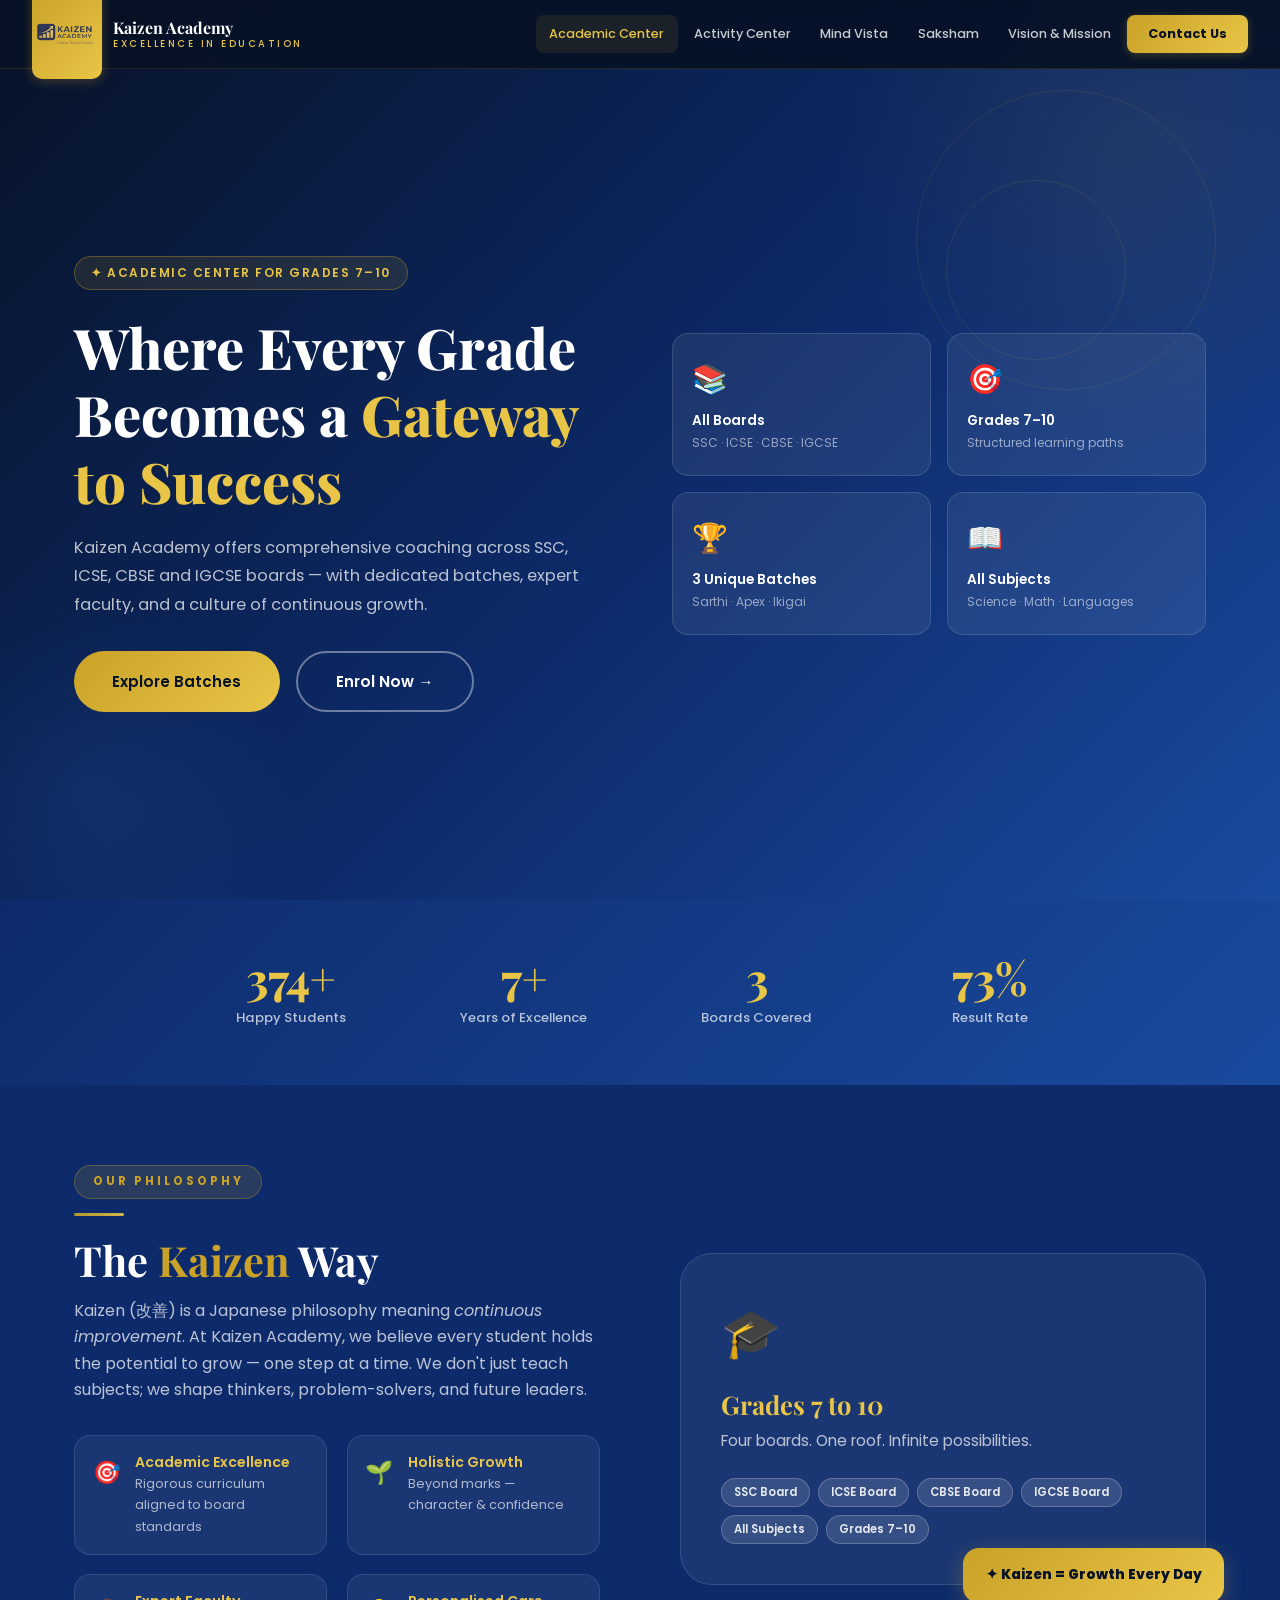
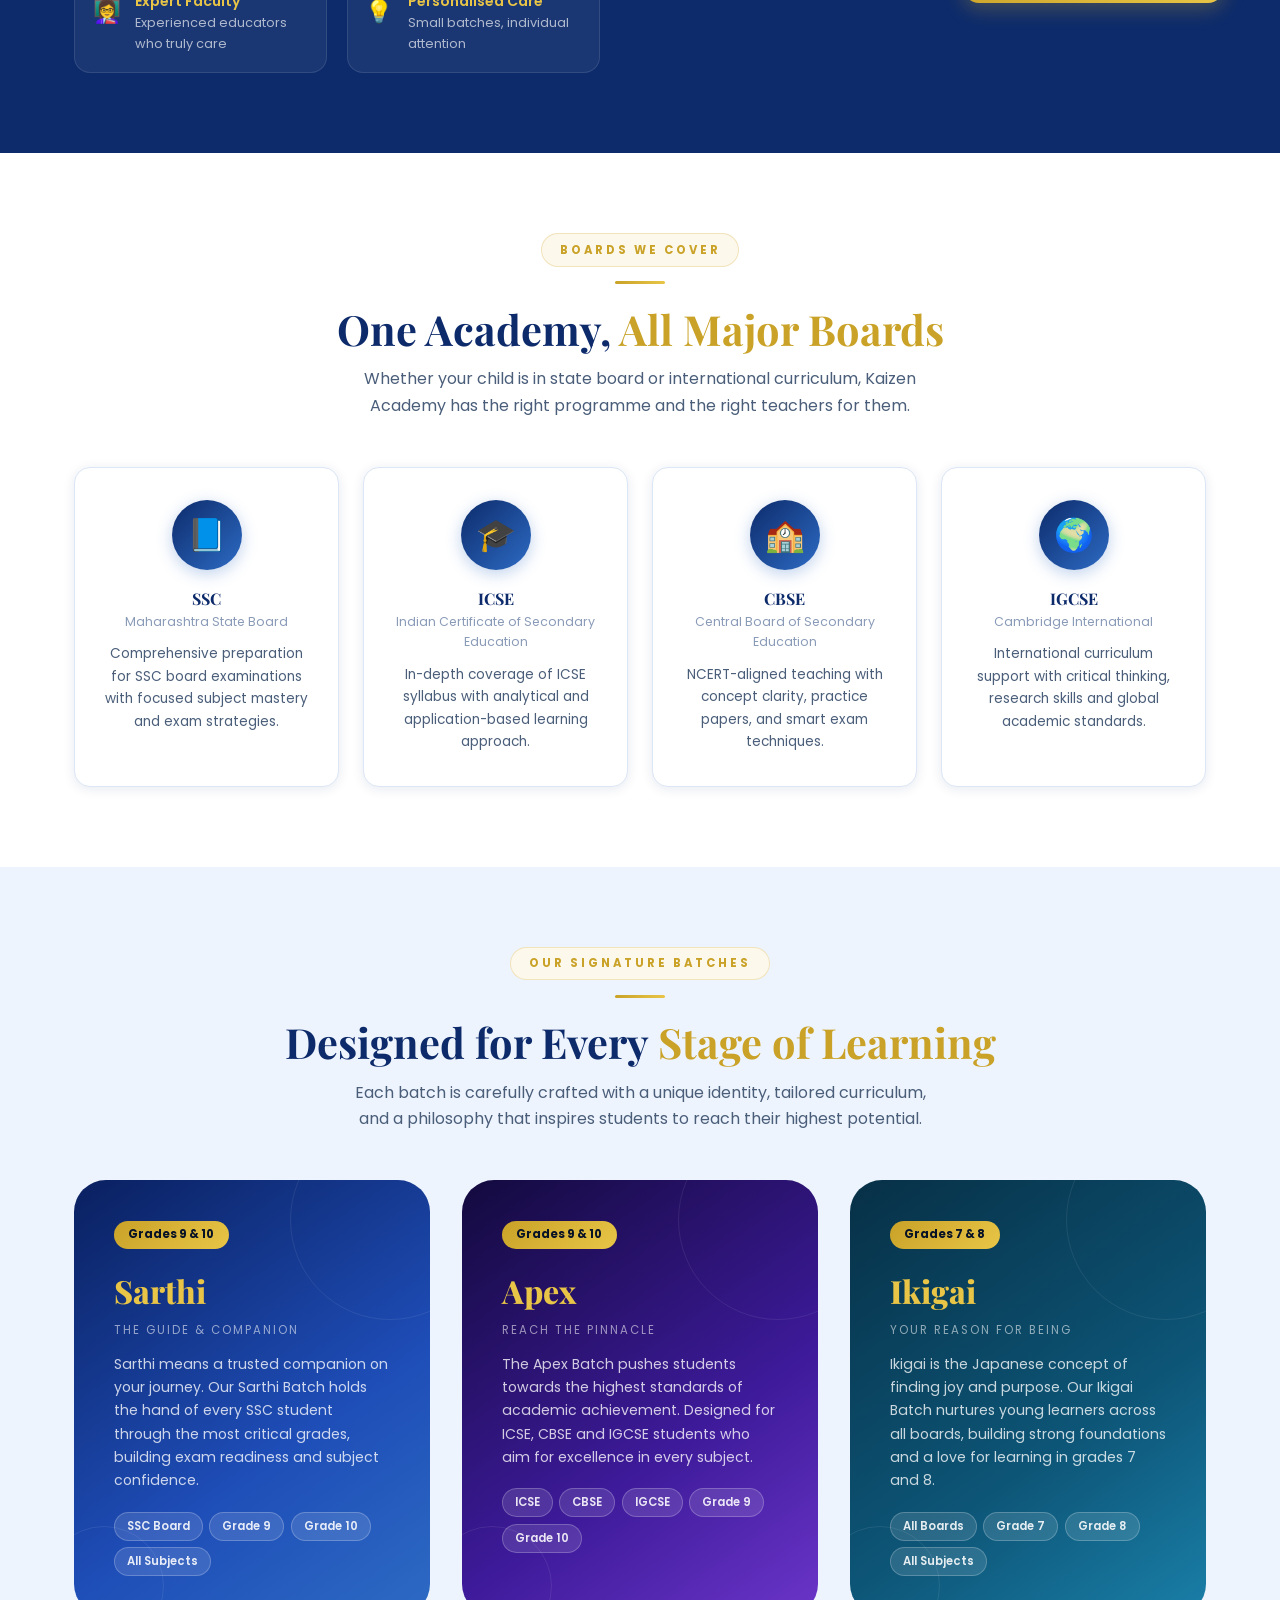
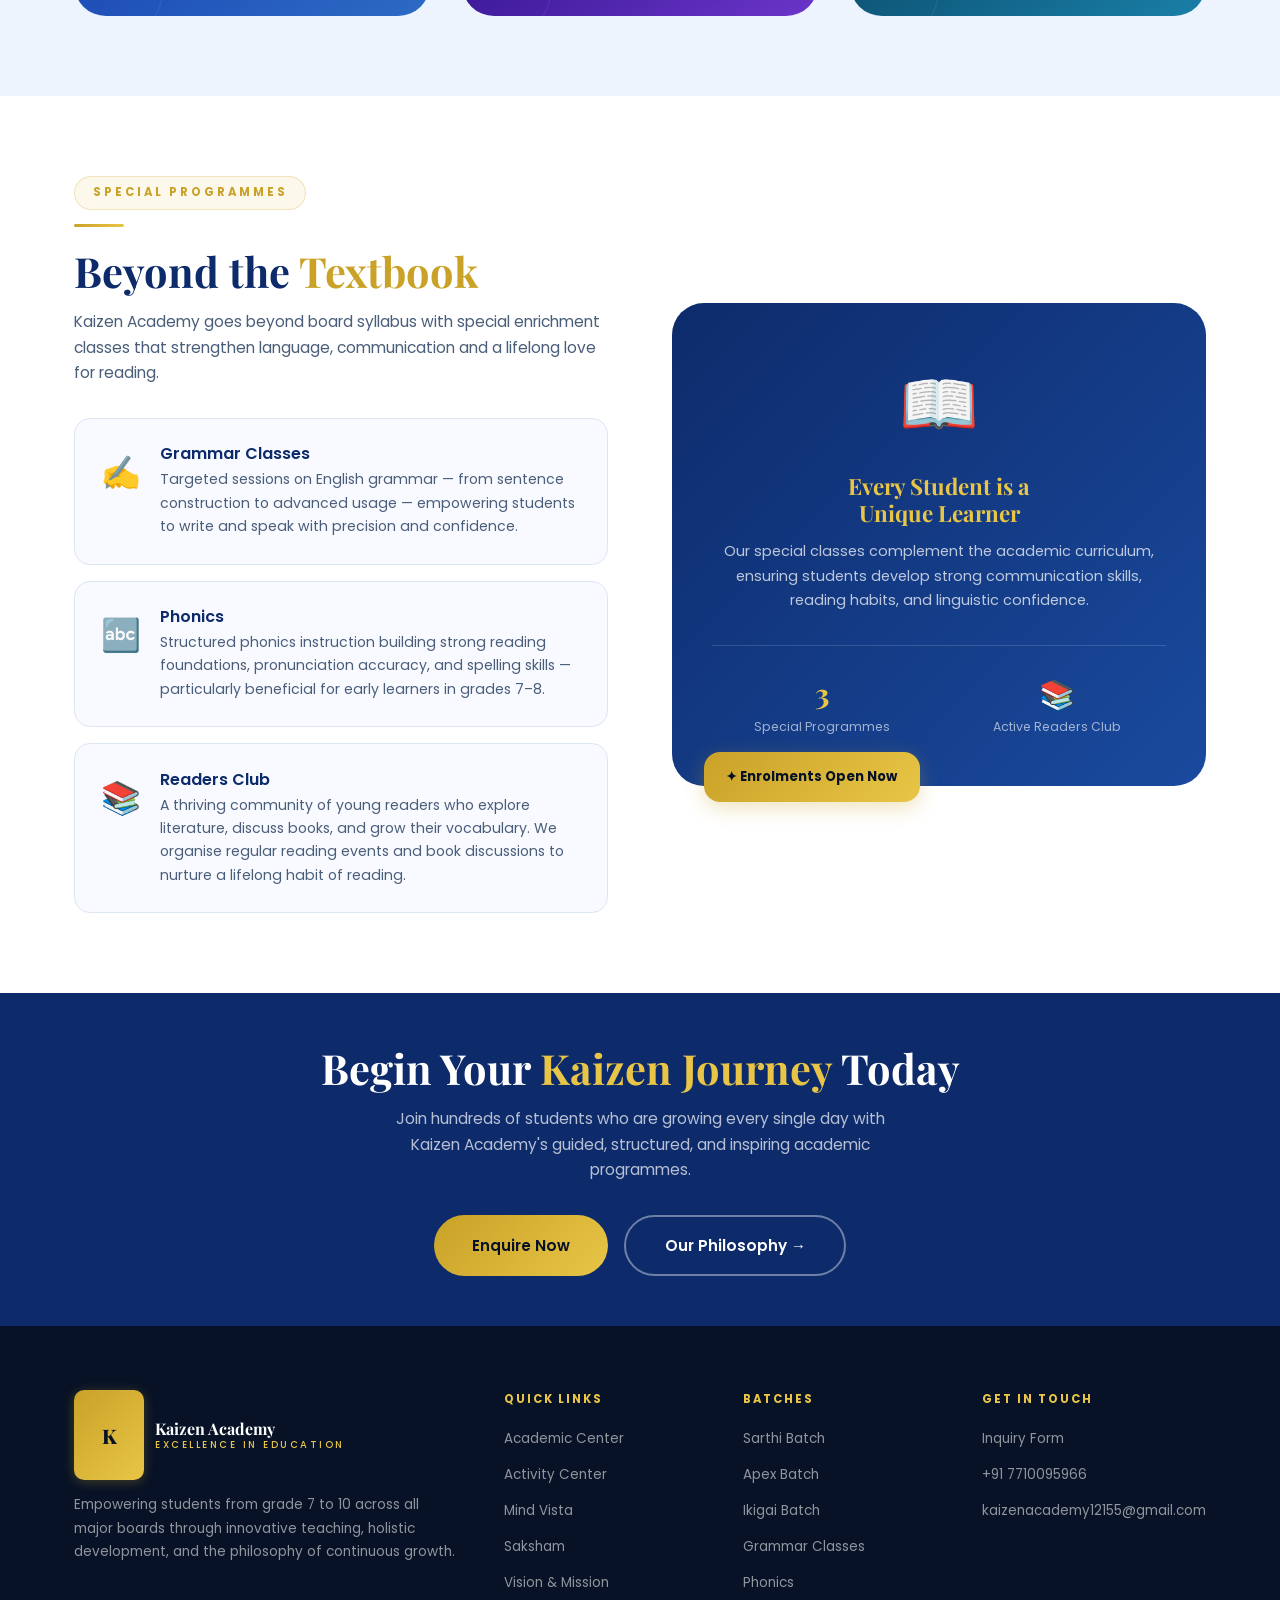
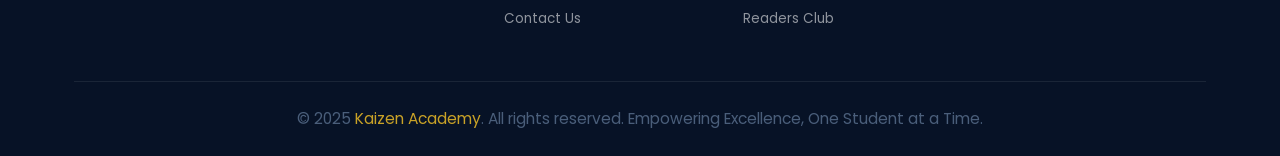
<file: index.html>
<!DOCTYPE html>
<html lang="en">
<head>
<meta charset="UTF-8"/>
<meta name="viewport" content="width=device-width,initial-scale=1.0"/>
<title>Kaizen Academy – Academic Center</title>
<link rel="stylesheet" href="styles.css"/>
<style>
.about-grid{display:grid;grid-template-columns:1fr 1fr;gap:5rem;align-items:center;}
.pillar-grid{display:grid;grid-template-columns:repeat(2,1fr);gap:1.2rem;margin-top:2rem;}
.pillar{display:flex;gap:.9rem;align-items:flex-start;padding:1.1rem;background:rgba(255,255,255,.06);border:1px solid rgba(255,255,255,.1);border-radius:var(--radius);}
.pillar .p-icon{font-size:1.4rem;flex-shrink:0;}
.pillar h4{color:var(--gold-light);font-size:.88rem;margin-bottom:.15rem;}
.pillar p{font-size:.8rem;color:rgba(255,255,255,.65);}
@media(max-width:768px){.about-grid{grid-template-columns:1fr;gap:2.5rem;}.pillar-grid{grid-template-columns:1fr;}}
</style>
</head>
<body>

<nav class="navbar" id="navbar">
  <div class="nav-wrap">
    <a href="index.html" class="nav-logo">
      <div class="logo-mark"><img src="logokaizennobg.png" alt="logo">
</div>
      <div class="logo-text"><span class="name">Kaizen Academy</span><span class="tagline">Excellence in Education</span></div>
    </a>
    <ul class="nav-menu">
      <li><a href="index.html" class="active">Academic Center</a></li>
      <li><a href="activity.html">Activity Center</a></li>
      <li><a href="mindvista.html">Mind Vista</a></li>
      <li><a href="saksham.html">Saksham</a></li>
      <li><a href="vision.html">Vision &amp; Mission</a></li>
      <li class="nav-cta"><a href="contact.html">Contact Us</a></li>
    </ul>
    <button class="hamburger" onclick="toggleMenu()">&#9776;</button>
  </div>
</nav>
<div class="nav-drawer" id="navDrawer">
  <a href="index.html">🎓 Academic Center</a>
  <a href="activity.html">🎨 Activity Center</a>
  <a href="mindvista.html">🌍 Mind Vista</a>
  <a href="saksham.html">🏆 Saksham</a>
  <a href="vision.html">⭐ Vision &amp; Mission</a>
  <a href="contact.html">📞 Contact Us</a>
</div>

<!-- HERO -->
<section class="hero">
  <div class="hero-bg"></div>
  <div class="hero-orb" style="width:600px;height:600px;top:-150px;right:-150px;background:radial-gradient(circle,rgba(201,162,39,.1) 0%,transparent 70%);"></div>
  <div class="hero-orb" style="width:400px;height:400px;bottom:-100px;left:-100px;background:radial-gradient(circle,rgba(45,107,196,.15) 0%,transparent 70%);animation-delay:3s;"></div>
  <div class="geo-shape" style="width:300px;height:300px;top:10%;right:5%;animation-duration:40s;"></div>
  <div class="geo-shape" style="width:180px;height:180px;top:20%;right:12%;animation-duration:28s;animation-direction:reverse;"></div>
  <div class="particles"></div>
  <div class="hero-content-wrap">
    <div class="hero-left">
      <div class="hero-badge">✦ Academic Center for Grades 7–10</div>
      <h1 class="hero-title">Where Every Grade Becomes a <span class="gold-text">Gateway to Success</span></h1>
      <p class="hero-desc">Kaizen Academy offers comprehensive coaching across SSC, ICSE, CBSE and IGCSE boards — with dedicated batches, expert faculty, and a culture of continuous growth.</p>
      <div class="hero-actions">
        <a href="#batches" class="btn btn-gold btn-lg">Explore Batches</a>
        <a href="contact.html" class="btn btn-outline btn-lg">Enrol Now →</a>
      </div>
    </div>
    <div class="hero-right">
      <div class="hero-card-grid">
        <div class="mini-card"><div class="icon">📚</div><h4>All Boards</h4><p>SSC · ICSE · CBSE · IGCSE</p></div>
        <div class="mini-card"><div class="icon">🎯</div><h4>Grades 7–10</h4><p>Structured learning paths</p></div>
        <div class="mini-card"><div class="icon">🏆</div><h4>3 Unique Batches</h4><p>Sarthi · Apex · Ikigai</p></div>
        <div class="mini-card"><div class="icon">📖</div><h4>All Subjects</h4><p>Science · Math · Languages</p></div>
      </div>
    </div>
  </div>
</section>

<!-- STATS -->
<div class="stats-band">
  <div class="stats-grid">
    <div class="reveal">
      <div class="stat-num" data-target="500" data-suffix="+">500+</div>
      <div class="stat-lbl">Happy Students</div>
    </div>
    <div class="reveal d1">
      <div class="stat-num" data-target="10" data-suffix="+">10+</div>
      <div class="stat-lbl">Years of Excellence</div>
    </div>
    <div class="reveal d2">
      <div class="stat-num" data-target="4" data-suffix="">4</div>
      <div class="stat-lbl">Boards Covered</div>
    </div>
    <div class="reveal d3">
      <div class="stat-num" data-target="98" data-suffix="%">98%</div>
      <div class="stat-lbl">Result Rate</div>
    </div>
  </div>
</div>

<!-- ABOUT -->
<section class="section bg-deep">
  <div class="container">
    <div class="about-grid">
      <div class="text-on-dark">
        <div class="section-label">Our Philosophy</div>
        <div class="gold-divider"></div>
        <h2 class="section-title">The <span class="accent">Kaizen</span> Way</h2>
        <p class="section-lead" style="color:rgba(255,255,255,.72);margin-bottom:1.5rem;">
          Kaizen (改善) is a Japanese philosophy meaning <em>continuous improvement</em>. At Kaizen Academy, we believe every student holds the potential to grow — one step at a time. We don't just teach subjects; we shape thinkers, problem-solvers, and future leaders.
        </p>
        <div class="pillar-grid">
          <div class="pillar"><div class="p-icon">🎯</div><div><h4>Academic Excellence</h4><p>Rigorous curriculum aligned to board standards</p></div></div>
          <div class="pillar"><div class="p-icon">🌱</div><div><h4>Holistic Growth</h4><p>Beyond marks — character & confidence</p></div></div>
          <div class="pillar"><div class="p-icon">👩‍🏫</div><div><h4>Expert Faculty</h4><p>Experienced educators who truly care</p></div></div>
          <div class="pillar"><div class="p-icon">💡</div><div><h4>Personalised Care</h4><p>Small batches, individual attention</p></div></div>
        </div>
      </div>
      <div style="position:relative;">
        <div style="background:rgba(255,255,255,.06);border:1px solid rgba(255,255,255,.12);border-radius:var(--radius-xl);padding:2.5rem;color:white;">
          <div style="font-size:3rem;margin-bottom:1rem;">🎓</div>
          <h3 style="color:var(--gold-light);font-size:1.6rem;margin-bottom:.5rem;">Grades 7 to 10</h3>
          <p style="color:rgba(255,255,255,.7);margin-bottom:1.5rem;">Four boards. One roof. Infinite possibilities.</p>
          <div style="display:flex;flex-wrap:wrap;gap:.5rem;">
            <span class="batch-tag">SSC Board</span>
            <span class="batch-tag">ICSE Board</span>
            <span class="batch-tag">CBSE Board</span>
            <span class="batch-tag">IGCSE Board</span>
            <span class="batch-tag">All Subjects</span>
            <span class="batch-tag">Grades 7–10</span>
          </div>
        </div>
        <div style="position:absolute;bottom:-18px;right:-18px;background:linear-gradient(135deg,var(--gold),var(--gold-light));border-radius:var(--radius);padding:1rem 1.4rem;color:var(--blue-dark);font-weight:800;font-size:.85rem;box-shadow:0 6px 20px var(--shadow-gold);">
          ✦ Kaizen = Growth Every Day
        </div>
      </div>
    </div>
  </div>
</section>

<!-- BOARDS -->
<section class="section">
  <div class="container">
    <div class="text-center reveal">
      <div class="section-label">Boards We Cover</div>
      <div class="gold-divider center"></div>
      <h2 class="section-title">One Academy, <span class="accent">All Major Boards</span></h2>
      <p class="section-lead">Whether your child is in state board or international curriculum, Kaizen Academy has the right programme and the right teachers for them.</p>
    </div>
    <div class="card-grid-4">
      <div class="board-card reveal d1">
        <div class="board-icon">📘</div>
        <h3>SSC</h3>
        <div class="board-full">Maharashtra State Board</div>
        <p>Comprehensive preparation for SSC board examinations with focused subject mastery and exam strategies.</p>
      </div>
      <div class="board-card reveal d2">
        <div class="board-icon">🎓</div>
        <h3>ICSE</h3>
        <div class="board-full">Indian Certificate of Secondary Education</div>
        <p>In-depth coverage of ICSE syllabus with analytical and application-based learning approach.</p>
      </div>
      <div class="board-card reveal d3">
        <div class="board-icon">🏫</div>
        <h3>CBSE</h3>
        <div class="board-full">Central Board of Secondary Education</div>
        <p>NCERT-aligned teaching with concept clarity, practice papers, and smart exam techniques.</p>
      </div>
      <div class="board-card reveal d4">
        <div class="board-icon">🌍</div>
        <h3>IGCSE</h3>
        <div class="board-full">Cambridge International</div>
        <p>International curriculum support with critical thinking, research skills and global academic standards.</p>
      </div>
    </div>
  </div>
</section>

<!-- BATCHES -->
<section class="section bg-light" id="batches">
  <div class="container">
    <div class="text-center reveal">
      <div class="section-label">Our Signature Batches</div>
      <div class="gold-divider center"></div>
      <h2 class="section-title">Designed for Every <span class="accent">Stage of Learning</span></h2>
      <p class="section-lead">Each batch is carefully crafted with a unique identity, tailored curriculum, and a philosophy that inspires students to reach their highest potential.</p>
    </div>
    <div class="batch-grid">

      <!-- Sarthi -->
      <div class="batch-card sarthi reveal d1">
        <div class="batch-deco" style="width:200px;height:200px;top:-60px;right:-60px;"></div>
        <div class="batch-deco" style="width:120px;height:120px;bottom:-30px;left:-30px;"></div>
        <div class="batch-badge">Grades 9 &amp; 10</div>
        <div class="batch-name">Sarthi</div>
        <div class="batch-sub">The Guide &amp; Companion</div>
        <p class="batch-desc">
          Sarthi means a trusted companion on your journey. Our Sarthi Batch holds the hand of every SSC student through the most critical grades, building exam readiness and subject confidence.
        </p>
        <div class="batch-tags">
          <span class="batch-tag">SSC Board</span>
          <span class="batch-tag">Grade 9</span>
          <span class="batch-tag">Grade 10</span>
          <span class="batch-tag">All Subjects</span>
        </div>
      </div>

      <!-- Apex -->
      <div class="batch-card apex reveal d2">
        <div class="batch-deco" style="width:200px;height:200px;top:-60px;right:-60px;"></div>
        <div class="batch-deco" style="width:120px;height:120px;bottom:-30px;left:-30px;"></div>
        <div class="batch-badge">Grades 9 &amp; 10</div>
        <div class="batch-name">Apex</div>
        <div class="batch-sub">Reach the Pinnacle</div>
        <p class="batch-desc">
          The Apex Batch pushes students towards the highest standards of academic achievement. Designed for ICSE, CBSE and IGCSE students who aim for excellence in every subject.
        </p>
        <div class="batch-tags">
          <span class="batch-tag">ICSE</span>
          <span class="batch-tag">CBSE</span>
          <span class="batch-tag">IGCSE</span>
          <span class="batch-tag">Grade 9</span>
          <span class="batch-tag">Grade 10</span>
        </div>
      </div>

      <!-- Ikigai -->
      <div class="batch-card ikigai reveal d3">
        <div class="batch-deco" style="width:200px;height:200px;top:-60px;right:-60px;"></div>
        <div class="batch-deco" style="width:120px;height:120px;bottom:-30px;left:-30px;"></div>
        <div class="batch-badge">Grades 7 &amp; 8</div>
        <div class="batch-name">Ikigai</div>
        <div class="batch-sub">Your Reason for Being</div>
        <p class="batch-desc">
          Ikigai is the Japanese concept of finding joy and purpose. Our Ikigai Batch nurtures young learners across all boards, building strong foundations and a love for learning in grades 7 and 8.
        </p>
        <div class="batch-tags">
          <span class="batch-tag">All Boards</span>
          <span class="batch-tag">Grade 7</span>
          <span class="batch-tag">Grade 8</span>
          <span class="batch-tag">All Subjects</span>
        </div>
      </div>

    </div>
  </div>
</section>

<!-- SPECIAL PROGRAMS -->
<section class="section" id="special">
  <div class="container">
    <div class="feature-row">
      <div class="reveal">
        <div class="section-label">Special Programmes</div>
        <div class="gold-divider"></div>
        <h2 class="section-title">Beyond the <span class="accent">Textbook</span></h2>
        <p style="font-size:.97rem;color:var(--text-mid);margin-bottom:2rem;">
          Kaizen Academy goes beyond board syllabus with special enrichment classes that strengthen language, communication and a lifelong love for reading.
        </p>
        <div style="display:flex;flex-direction:column;gap:1rem;">
          <div class="special-card">
            <div class="special-icon">✍️</div>
            <div>
              <h4>Grammar Classes</h4>
              <p>Targeted sessions on English grammar — from sentence construction to advanced usage — empowering students to write and speak with precision and confidence.</p>
            </div>
          </div>
          <div class="special-card">
            <div class="special-icon">🔤</div>
            <div>
              <h4>Phonics</h4>
              <p>Structured phonics instruction building strong reading foundations, pronunciation accuracy, and spelling skills — particularly beneficial for early learners in grades 7–8.</p>
            </div>
          </div>
          <div class="special-card">
            <div class="special-icon">📚</div>
            <div>
              <h4>Readers Club</h4>
              <p>A thriving community of young readers who explore literature, discuss books, and grow their vocabulary. We organise regular reading events and book discussions to nurture a lifelong habit of reading.</p>
            </div>
          </div>
        </div>
      </div>
      <div class="reveal d2" style="position:relative;">
        <div style="background:linear-gradient(135deg,var(--blue-deep),var(--blue-mid));border-radius:var(--radius-xl);padding:3rem 2.5rem;color:white;text-align:center;">
          <div style="font-size:4rem;margin-bottom:1rem;">📖</div>
          <h3 style="color:var(--gold-light);margin-bottom:.8rem;">Every Student is a <br/>Unique Learner</h3>
          <p style="color:rgba(255,255,255,.72);font-size:.9rem;line-height:1.7;">Our special classes complement the academic curriculum, ensuring students develop strong communication skills, reading habits, and linguistic confidence.</p>
          <div style="margin-top:2rem;padding-top:1.5rem;border-top:1px solid rgba(255,255,255,.15);">
            <div style="display:grid;grid-template-columns:1fr 1fr;gap:1rem;text-align:center;">
              <div><div style="font-size:1.8rem;font-weight:800;color:var(--gold-light);font-family:'Playfair Display',serif;">3</div><div style="font-size:.78rem;color:rgba(255,255,255,.6);">Special Programmes</div></div>
              <div><div style="font-size:1.8rem;font-weight:800;color:var(--gold-light);font-family:'Playfair Display',serif;">📚</div><div style="font-size:.78rem;color:rgba(255,255,255,.6);">Active Readers Club</div></div>
            </div>
          </div>
        </div>
        <div style="position:absolute;bottom:-16px;left:2rem;background:linear-gradient(135deg,var(--gold),var(--gold-light));border-radius:var(--radius);padding:.9rem 1.4rem;color:var(--blue-dark);font-weight:700;font-size:.82rem;box-shadow:0 6px 20px var(--shadow-gold);">
          ✦ Enrolments Open Now
        </div>
      </div>
    </div>
  </div>
</section>

<!-- CTA -->
<section class="section-sm bg-deep">
  <div class="container text-center">
    <div class="reveal">
      <h2 style="color:var(--white);margin-bottom:.8rem;">Begin Your <span style="color:var(--gold-light);">Kaizen Journey</span> Today</h2>
      <p style="color:rgba(255,255,255,.7);max-width:500px;margin:0 auto 2rem;">Join hundreds of students who are growing every single day with Kaizen Academy's guided, structured, and inspiring academic programmes.</p>
      <div style="display:flex;gap:1rem;justify-content:center;flex-wrap:wrap;">
        <a href="contact.html" class="btn btn-gold btn-lg">Enquire Now</a>
        <a href="vision.html" class="btn btn-outline btn-lg">Our Philosophy →</a>
      </div>
    </div>
  </div>
</section>

<!-- FOOTER -->
<footer>
  <div class="container">
    <div class="footer-grid">
      <div class="footer-about">
        <a href="index.html" class="nav-logo" style="display:inline-flex;">
          <div class="logo-mark">K</div>
          <div class="logo-text"><span class="name">Kaizen Academy</span><span class="tagline">Excellence in Education</span></div>
        </a>
        <p>Empowering students from grade 7 to 10 across all major boards through innovative teaching, holistic development, and the philosophy of continuous growth.</p>
      </div>
      <div class="footer-col">
        <h5>Quick Links</h5>
        <ul>
          <li><a href="index.html">Academic Center</a></li>
          <li><a href="activity.html">Activity Center</a></li>
          <li><a href="mindvista.html">Mind Vista</a></li>
          <li><a href="saksham.html">Saksham</a></li>
          <li><a href="vision.html">Vision &amp; Mission</a></li>
          <li><a href="contact.html">Contact Us</a></li>
        </ul>
      </div>
      <div class="footer-col">
        <h5>Batches</h5>
        <ul>
          <li><a href="#batches">Sarthi Batch</a></li>
          <li><a href="#batches">Apex Batch</a></li>
          <li><a href="#batches">Ikigai Batch</a></li>
          <li><a href="#special">Grammar Classes</a></li>
          <li><a href="#special">Phonics</a></li>
          <li><a href="#special">Readers Club</a></li>
        </ul>
      </div>
      <div class="footer-col">
        <h5>Get in Touch</h5>
        <ul>
          <li><a href="contact.html">Inquiry Form</a></li>
          <li><a href="tel:+917710095966">+91 7710095966</a></li>
          <li><a href="mailto:kaizenacademy12155@gmail.com">kaizenacademy12155@gmail.com</a></li>
        </ul>
      </div>
    </div>
    <div class="footer-bottom">
      <p>&copy; 2025 <span class="gold">Kaizen Academy</span>. All rights reserved. Empowering Excellence, One Student at a Time.</p>
    </div>
  </div>
</footer>

<script src="script.js"></script>
</body>
</html>
</file>
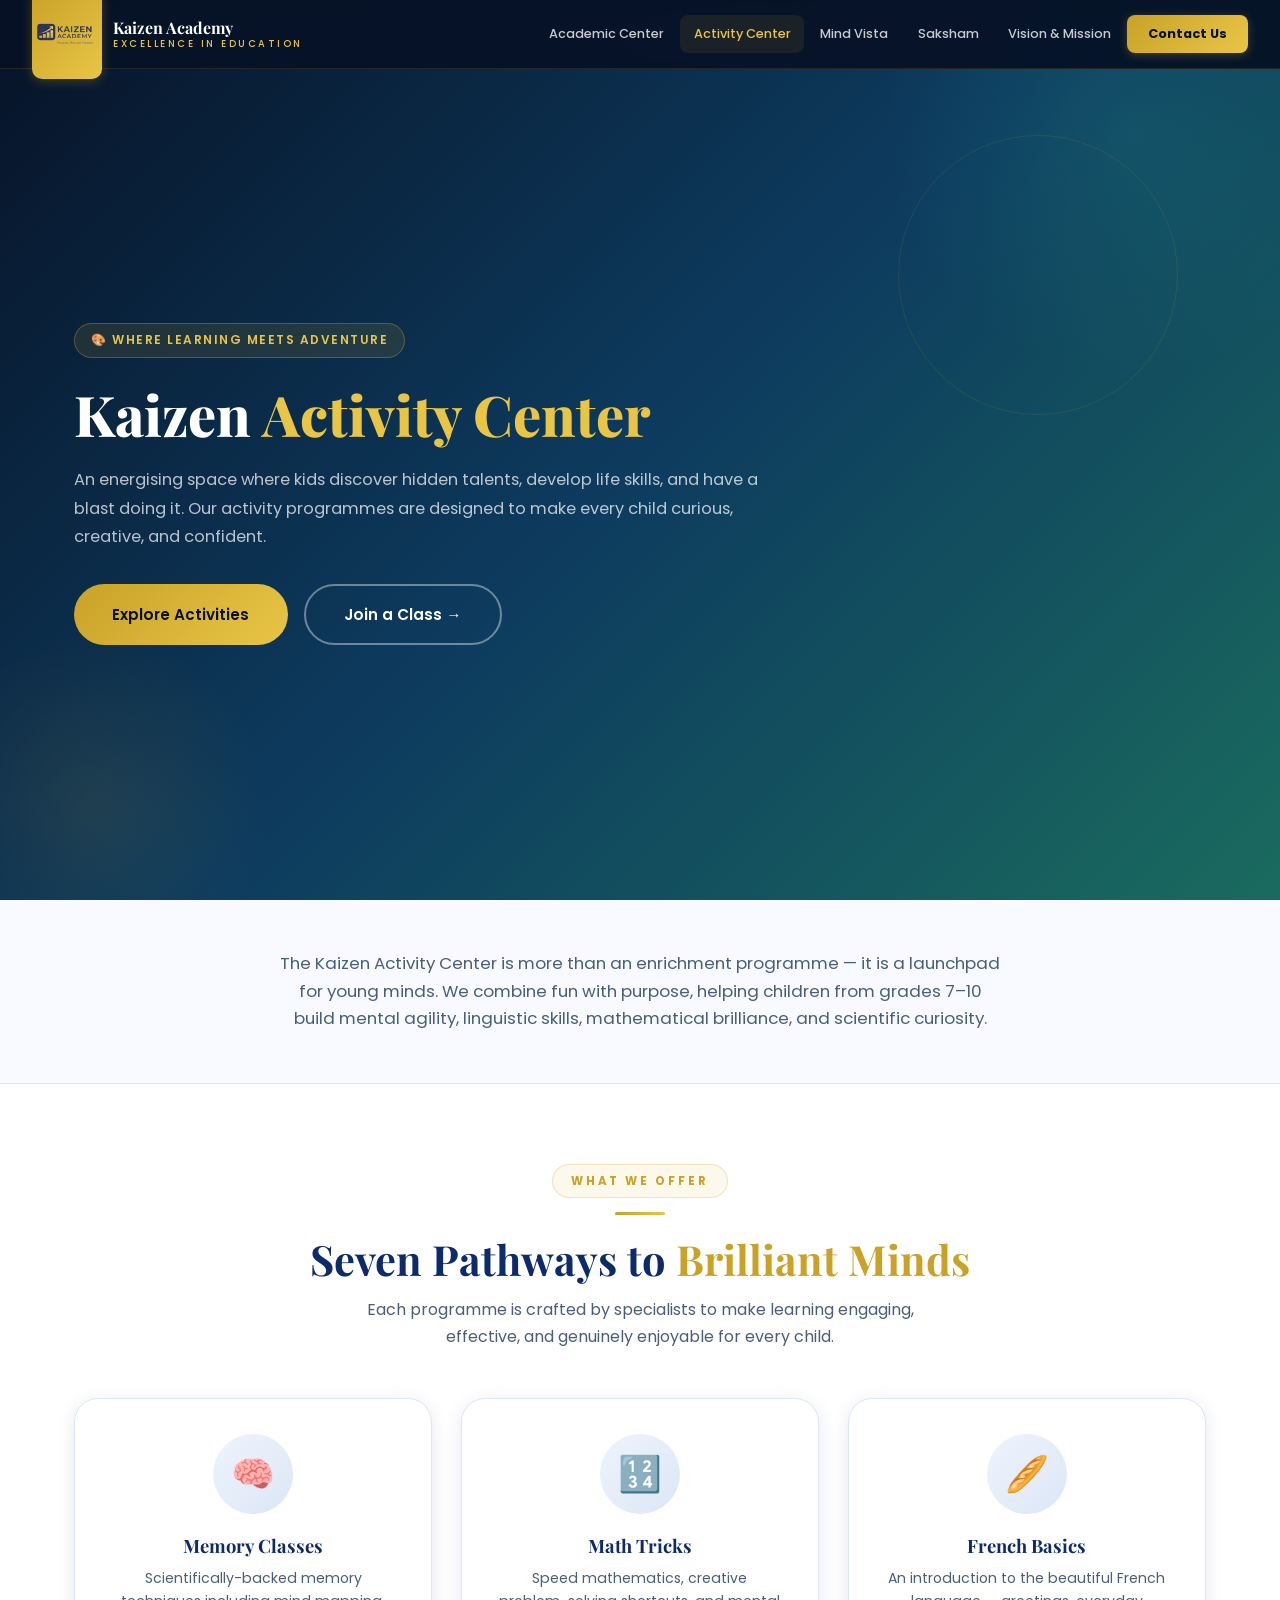
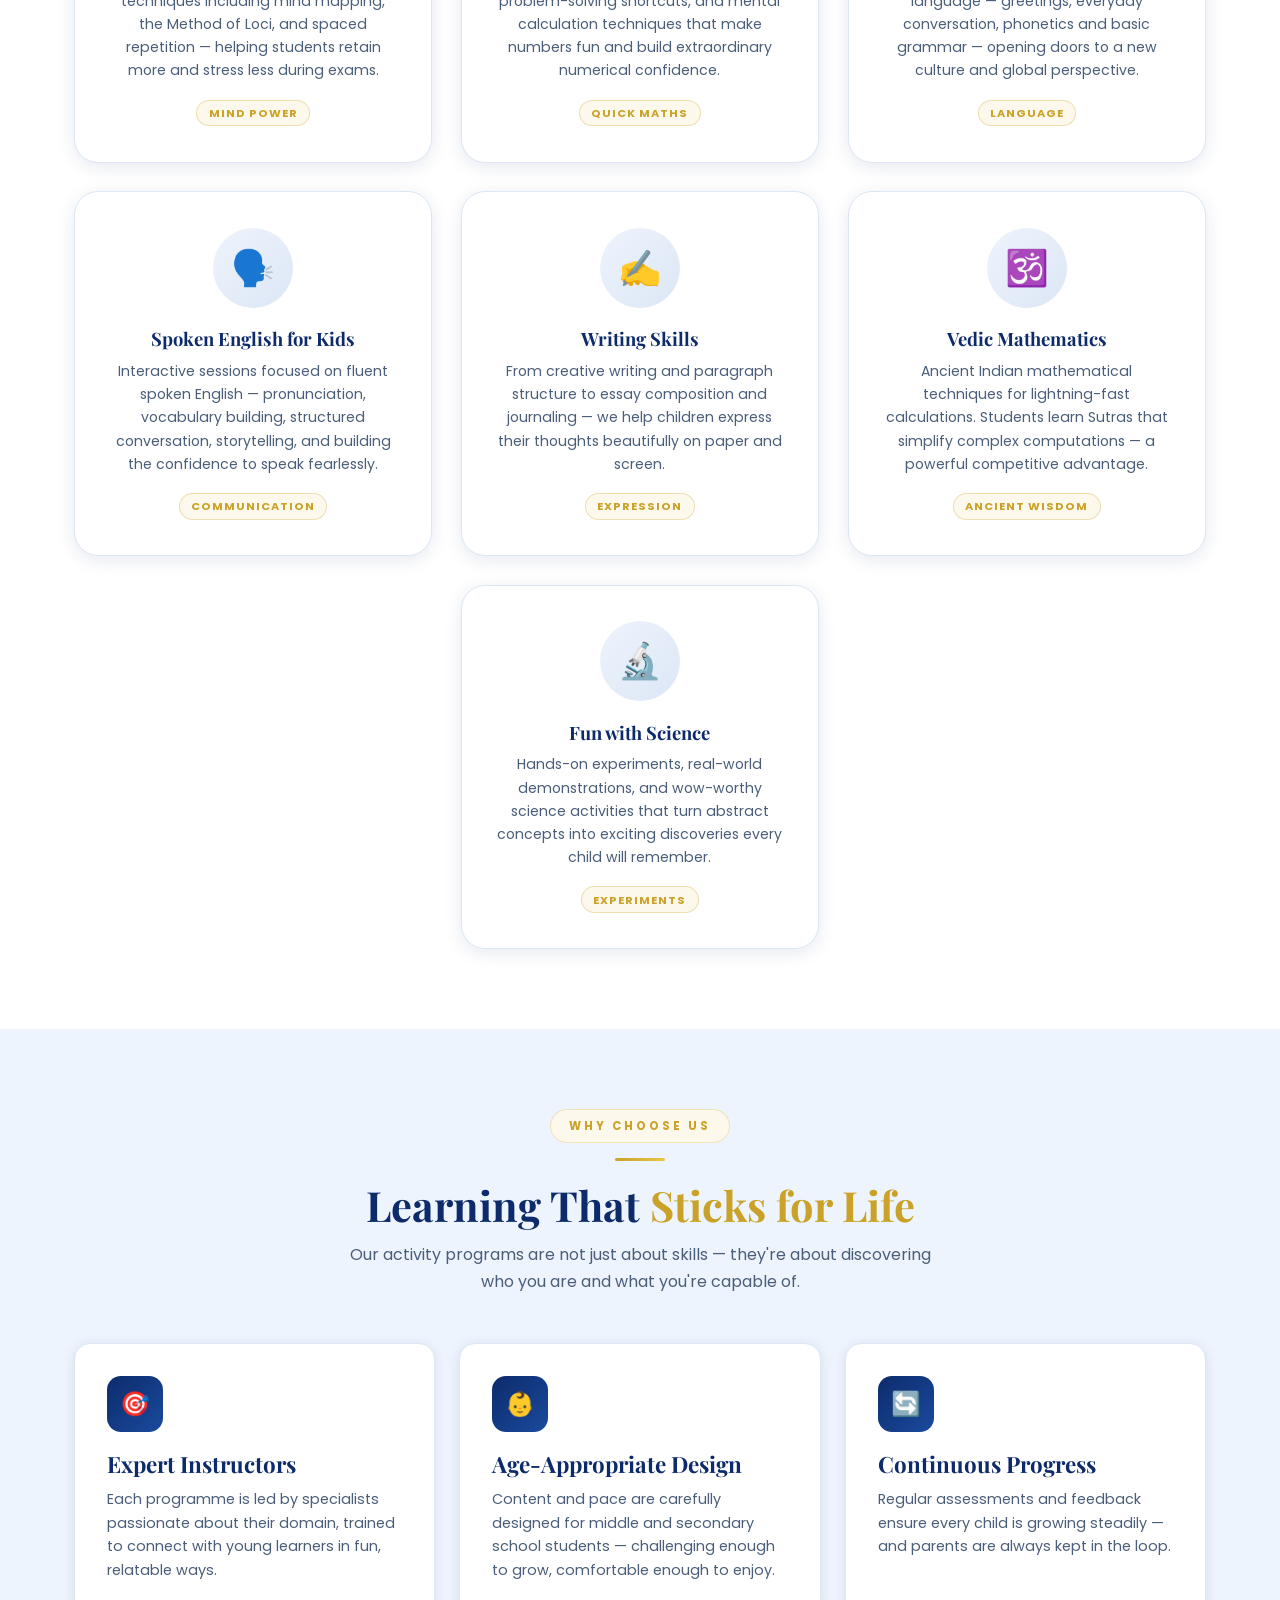
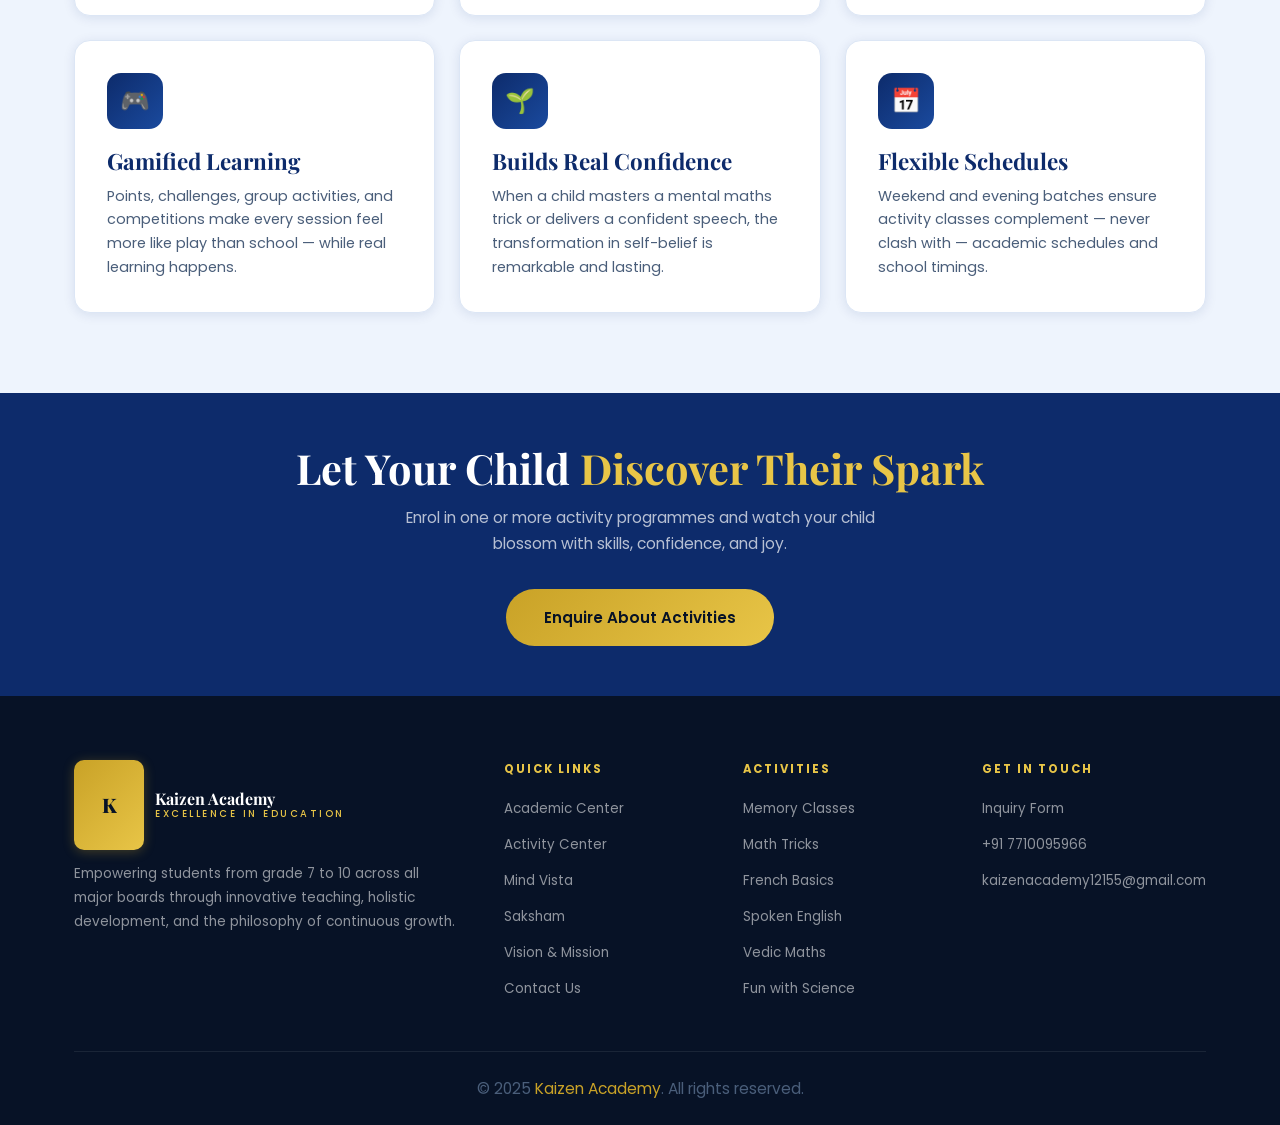
<file: activity.html>
<!DOCTYPE html>
<html lang="en">
<head>
<meta charset="UTF-8"/>
<meta name="viewport" content="width=device-width,initial-scale=1.0"/>
<title>Kaizen Activity Center</title>
<link rel="stylesheet" href="styles.css"/>
<style>
.activity-card{background:var(--white);border:1px solid var(--border);border-radius:var(--radius-lg);padding:2.2rem;box-shadow:0 4px 18px var(--shadow);transition:all .35s var(--ease);position:relative;overflow:hidden;text-align:center;}
.activity-card::before{content:'';position:absolute;inset:0;background:linear-gradient(135deg,var(--blue-deep),var(--blue-mid));opacity:0;transition:opacity .35s var(--ease);z-index:0;}
.activity-card:hover::before{opacity:1;}
.activity-card:hover{transform:translateY(-8px) scale(1.02);box-shadow:0 20px 50px var(--shadow-hover);}
.activity-card>*{position:relative;z-index:1;}
.activity-card:hover .act-icon-wrap{background:rgba(255,255,255,.15);}
.activity-card:hover h3{color:var(--gold-light);}
.activity-card:hover p{color:rgba(255,255,255,.8);}
.activity-card:hover .act-tag{background:rgba(255,255,255,.15);color:rgba(255,255,255,.9);border-color:rgba(255,255,255,.25);}
.act-icon-wrap{width:80px;height:80px;border-radius:50%;background:linear-gradient(135deg,var(--blue-pale),var(--border));display:flex;align-items:center;justify-content:center;font-size:2.2rem;margin:0 auto 1.3rem;transition:all .35s var(--ease);}
.activity-card h3{color:var(--blue-deep);margin-bottom:.6rem;font-size:1.15rem;transition:color .35s var(--ease);}
.activity-card p{font-size:.88rem;margin-bottom:1rem;transition:color .35s var(--ease);}
.act-tag{display:inline-block;background:var(--gold-pale);border:1px solid rgba(201,162,39,.3);color:var(--gold);border-radius:100px;padding:.2rem .7rem;font-size:.7rem;font-weight:700;letter-spacing:1px;text-transform:uppercase;transition:all .35s var(--ease);}
.why-row{display:grid;grid-template-columns:1fr 1fr 1fr;gap:1.5rem;}
@media(max-width:900px){.why-row{grid-template-columns:1fr 1fr;}}
@media(max-width:580px){.why-row{grid-template-columns:1fr;}}
</style>
</head>
<body>

<nav class="navbar" id="navbar">
  <div class="nav-wrap">
    <a href="index.html" class="nav-logo">
 <div class="logo-mark"><img src="logokaizennobg.png" alt="logo">
   </div>

      <div class="logo-text"><span class="name">Kaizen Academy</span><span class="tagline">Excellence in Education</span></div>
    </a>
    <ul class="nav-menu">
      <li><a href="index.html">Academic Center</a></li>
      <li><a href="activity.html" class="active">Activity Center</a></li>
      <li><a href="mindvista.html">Mind Vista</a></li>
      <li><a href="saksham.html">Saksham</a></li>
      <li><a href="vision.html">Vision &amp; Mission</a></li>
      <li class="nav-cta"><a href="contact.html">Contact Us</a></li>
    </ul>
    <button class="hamburger" onclick="toggleMenu()">&#9776;</button>
  </div>
</nav>
<div class="nav-drawer" id="navDrawer">
  <a href="index.html">🎓 Academic Center</a>
  <a href="activity.html">🎨 Activity Center</a>
  <a href="mindvista.html">🌍 Mind Vista</a>
  <a href="saksham.html">🏆 Saksham</a>
  <a href="vision.html">⭐ Vision &amp; Mission</a>
  <a href="contact.html">📞 Contact Us</a>
</div>

<!-- HERO -->
<section class="hero">
  <div class="hero-bg" style="background:linear-gradient(135deg,#071226 0%,#0d3b5e 50%,#1a6b5e 100%);"></div>
  <div class="hero-orb" style="width:500px;height:500px;top:-120px;right:-100px;background:radial-gradient(circle,rgba(45,196,171,.12) 0%,transparent 70%);"></div>
  <div class="hero-orb" style="width:350px;height:350px;bottom:-80px;left:-80px;background:radial-gradient(circle,rgba(201,162,39,.1) 0%,transparent 70%);animation-delay:2s;"></div>
  <div class="geo-shape" style="width:280px;height:280px;top:15%;right:8%;animation-duration:36s;"></div>
  <div class="particles"></div>
  <div class="hero-content-wrap" style="grid-template-columns:1fr;">
    <div class="hero-left" style="max-width:700px;">
      <div class="hero-badge">🎨 Where Learning Meets Adventure</div>
      <h1 class="hero-title">Kaizen <span class="gold-text">Activity Center</span></h1>
      <p class="hero-desc">An energising space where kids discover hidden talents, develop life skills, and have a blast doing it. Our activity programmes are designed to make every child curious, creative, and confident.</p>
      <div class="hero-actions">
        <a href="#activities" class="btn btn-gold btn-lg">Explore Activities</a>
        <a href="contact.html" class="btn btn-outline btn-lg">Join a Class →</a>
      </div>
    </div>
  </div>
</section>

<!-- INTRO -->
<section class="section-sm" style="background:var(--off-white);border-bottom:1px solid var(--border);">
  <div class="container text-center">
    <div class="reveal">
      <p style="font-size:1.05rem;color:var(--text-mid);max-width:720px;margin:0 auto;">
        The Kaizen Activity Center is more than an enrichment programme — it is a launchpad for young minds. We combine fun with purpose, helping children from grades 7–10 build mental agility, linguistic skills, mathematical brilliance, and scientific curiosity.
      </p>
    </div>
  </div>
</section>

<!-- ACTIVITIES GRID -->
<section class="section" id="activities">
  <div class="container">
    <div class="text-center reveal">
      <div class="section-label">What We Offer</div>
      <div class="gold-divider center"></div>
      <h2 class="section-title">Seven Pathways to <span class="accent">Brilliant Minds</span></h2>
      <p class="section-lead">Each programme is crafted by specialists to make learning engaging, effective, and genuinely enjoyable for every child.</p>
    </div>
    <div class="card-grid-3" style="margin-top:.5rem;">

      <div class="activity-card reveal d1">
        <div class="act-icon-wrap">🧠</div>
        <h3>Memory Classes</h3>
        <p>Scientifically-backed memory techniques including mind mapping, the Method of Loci, and spaced repetition — helping students retain more and stress less during exams.</p>
        <div class="act-tag">Mind Power</div>
      </div>

      <div class="activity-card reveal d2">
        <div class="act-icon-wrap">🔢</div>
        <h3>Math Tricks</h3>
        <p>Speed mathematics, creative problem-solving shortcuts, and mental calculation techniques that make numbers fun and build extraordinary numerical confidence.</p>
        <div class="act-tag">Quick Maths</div>
      </div>

      <div class="activity-card reveal d3">
        <div class="act-icon-wrap">🥖</div>
        <h3>French Basics</h3>
        <p>An introduction to the beautiful French language — greetings, everyday conversation, phonetics and basic grammar — opening doors to a new culture and global perspective.</p>
        <div class="act-tag">Language</div>
      </div>

      <div class="activity-card reveal d1">
        <div class="act-icon-wrap">🗣️</div>
        <h3>Spoken English for Kids</h3>
        <p>Interactive sessions focused on fluent spoken English — pronunciation, vocabulary building, structured conversation, storytelling, and building the confidence to speak fearlessly.</p>
        <div class="act-tag">Communication</div>
      </div>

      <div class="activity-card reveal d2">
        <div class="act-icon-wrap">✍️</div>
        <h3>Writing Skills</h3>
        <p>From creative writing and paragraph structure to essay composition and journaling — we help children express their thoughts beautifully on paper and screen.</p>
        <div class="act-tag">Expression</div>
      </div>

      <div class="activity-card reveal d3">
        <div class="act-icon-wrap">🕉️</div>
        <h3>Vedic Mathematics</h3>
        <p>Ancient Indian mathematical techniques for lightning-fast calculations. Students learn Sutras that simplify complex computations — a powerful competitive advantage.</p>
        <div class="act-tag">Ancient Wisdom</div>
      </div>

      <div class="activity-card reveal d2" style="grid-column:2;">
        <div class="act-icon-wrap">🔬</div>
        <h3>Fun with Science</h3>
        <p>Hands-on experiments, real-world demonstrations, and wow-worthy science activities that turn abstract concepts into exciting discoveries every child will remember.</p>
        <div class="act-tag">Experiments</div>
      </div>

    </div>
  </div>
</section>

<!-- WHY SECTION -->
<section class="section bg-light">
  <div class="container">
    <div class="text-center reveal">
      <div class="section-label">Why Choose Us</div>
      <div class="gold-divider center"></div>
      <h2 class="section-title">Learning That <span class="accent">Sticks for Life</span></h2>
      <p class="section-lead">Our activity programs are not just about skills — they're about discovering who you are and what you're capable of.</p>
    </div>
    <div class="why-row">
      <div class="card reveal d1">
        <div class="card-icon">🎯</div>
        <h3>Expert Instructors</h3>
        <p>Each programme is led by specialists passionate about their domain, trained to connect with young learners in fun, relatable ways.</p>
      </div>
      <div class="card reveal d2">
        <div class="card-icon">👶</div>
        <h3>Age-Appropriate Design</h3>
        <p>Content and pace are carefully designed for middle and secondary school students — challenging enough to grow, comfortable enough to enjoy.</p>
      </div>
      <div class="card reveal d3">
        <div class="card-icon">🔄</div>
        <h3>Continuous Progress</h3>
        <p>Regular assessments and feedback ensure every child is growing steadily — and parents are always kept in the loop.</p>
      </div>
      <div class="card reveal d1">
        <div class="card-icon">🎮</div>
        <h3>Gamified Learning</h3>
        <p>Points, challenges, group activities, and competitions make every session feel more like play than school — while real learning happens.</p>
      </div>
      <div class="card reveal d2">
        <div class="card-icon">🌱</div>
        <h3>Builds Real Confidence</h3>
        <p>When a child masters a mental maths trick or delivers a confident speech, the transformation in self-belief is remarkable and lasting.</p>
      </div>
      <div class="card reveal d3">
        <div class="card-icon">📅</div>
        <h3>Flexible Schedules</h3>
        <p>Weekend and evening batches ensure activity classes complement — never clash with — academic schedules and school timings.</p>
      </div>
    </div>
  </div>
</section>

<!-- CTA -->
<section class="section-sm bg-deep">
  <div class="container text-center">
    <div class="reveal">
      <h2 style="color:var(--white);margin-bottom:.8rem;">Let Your Child <span style="color:var(--gold-light);">Discover Their Spark</span></h2>
      <p style="color:rgba(255,255,255,.7);max-width:480px;margin:0 auto 2rem;">Enrol in one or more activity programmes and watch your child blossom with skills, confidence, and joy.</p>
      <a href="contact.html" class="btn btn-gold btn-lg">Enquire About Activities</a>
    </div>
  </div>
</section>

<!-- FOOTER -->
<footer>
  <div class="container">
    <div class="footer-grid">
      <div class="footer-about">
        <a href="index.html" class="nav-logo" style="display:inline-flex;">
          <div class="logo-mark">K</div>
          <div class="logo-text"><span class="name">Kaizen Academy</span><span class="tagline">Excellence in Education</span></div>
        </a>
        <p>Empowering students from grade 7 to 10 across all major boards through innovative teaching, holistic development, and the philosophy of continuous growth.</p>
      </div>
      <div class="footer-col">
        <h5>Quick Links</h5>
        <ul>
          <li><a href="index.html">Academic Center</a></li>
          <li><a href="activity.html">Activity Center</a></li>
          <li><a href="mindvista.html">Mind Vista</a></li>
          <li><a href="saksham.html">Saksham</a></li>
          <li><a href="vision.html">Vision &amp; Mission</a></li>
          <li><a href="contact.html">Contact Us</a></li>
        </ul>
      </div>
      <div class="footer-col">
        <h5>Activities</h5>
        <ul>
          <li><a href="#activities">Memory Classes</a></li>
          <li><a href="#activities">Math Tricks</a></li>
          <li><a href="#activities">French Basics</a></li>
          <li><a href="#activities">Spoken English</a></li>
          <li><a href="#activities">Vedic Maths</a></li>
          <li><a href="#activities">Fun with Science</a></li>
        </ul>
      </div>
      <div class="footer-col">
        <h5>Get in Touch</h5>
        <ul>
          <li><a href="contact.html">Inquiry Form</a></li>
          <li><a href="tel:+917710095966">+91 7710095966</a></li>
          <li><a href="mailto:kaizenacademy12155@gmail.com">kaizenacademy12155@gmail.com</a></li>
        </ul>
      </div>
    </div>
    <div class="footer-bottom">
      <p>&copy; 2025 <span class="gold">Kaizen Academy</span>. All rights reserved.</p>
    </div>
  </div>
</footer>

<script src="script.js"></script>
</body>
</html>
</file>
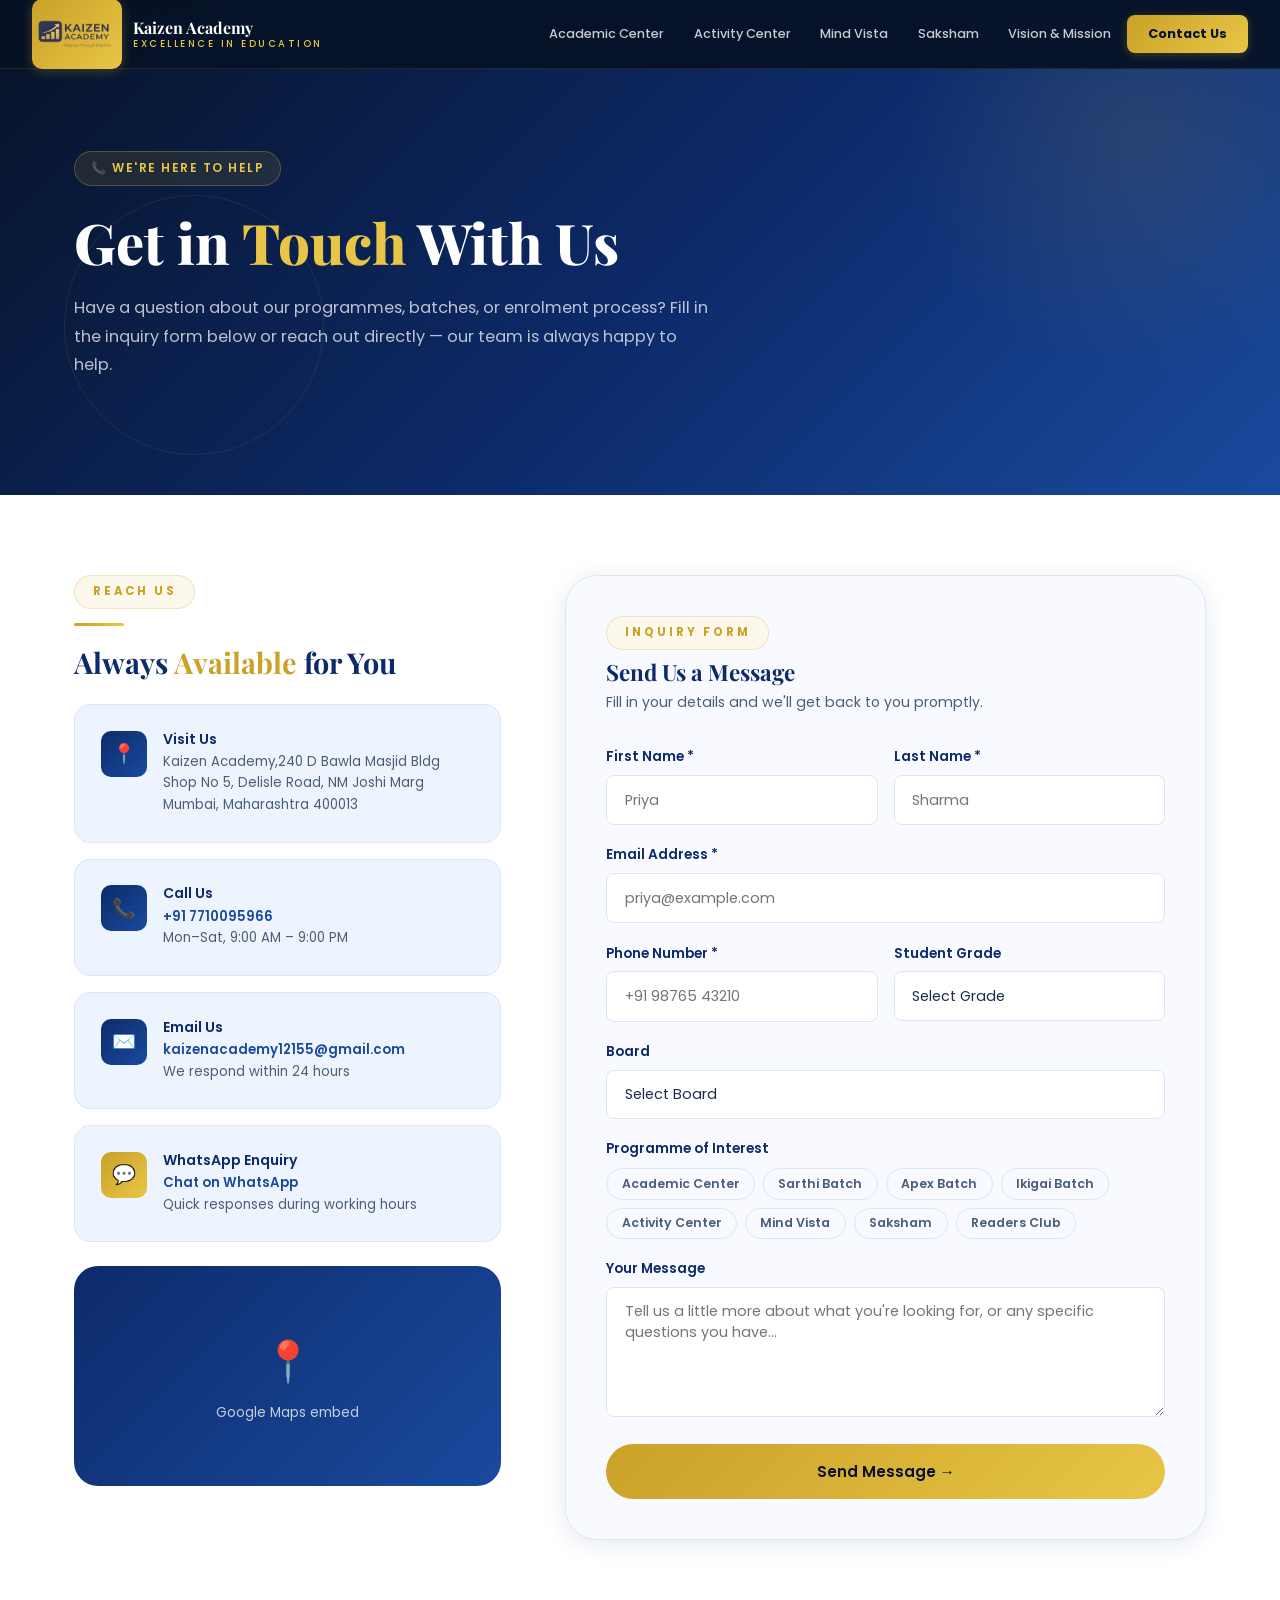
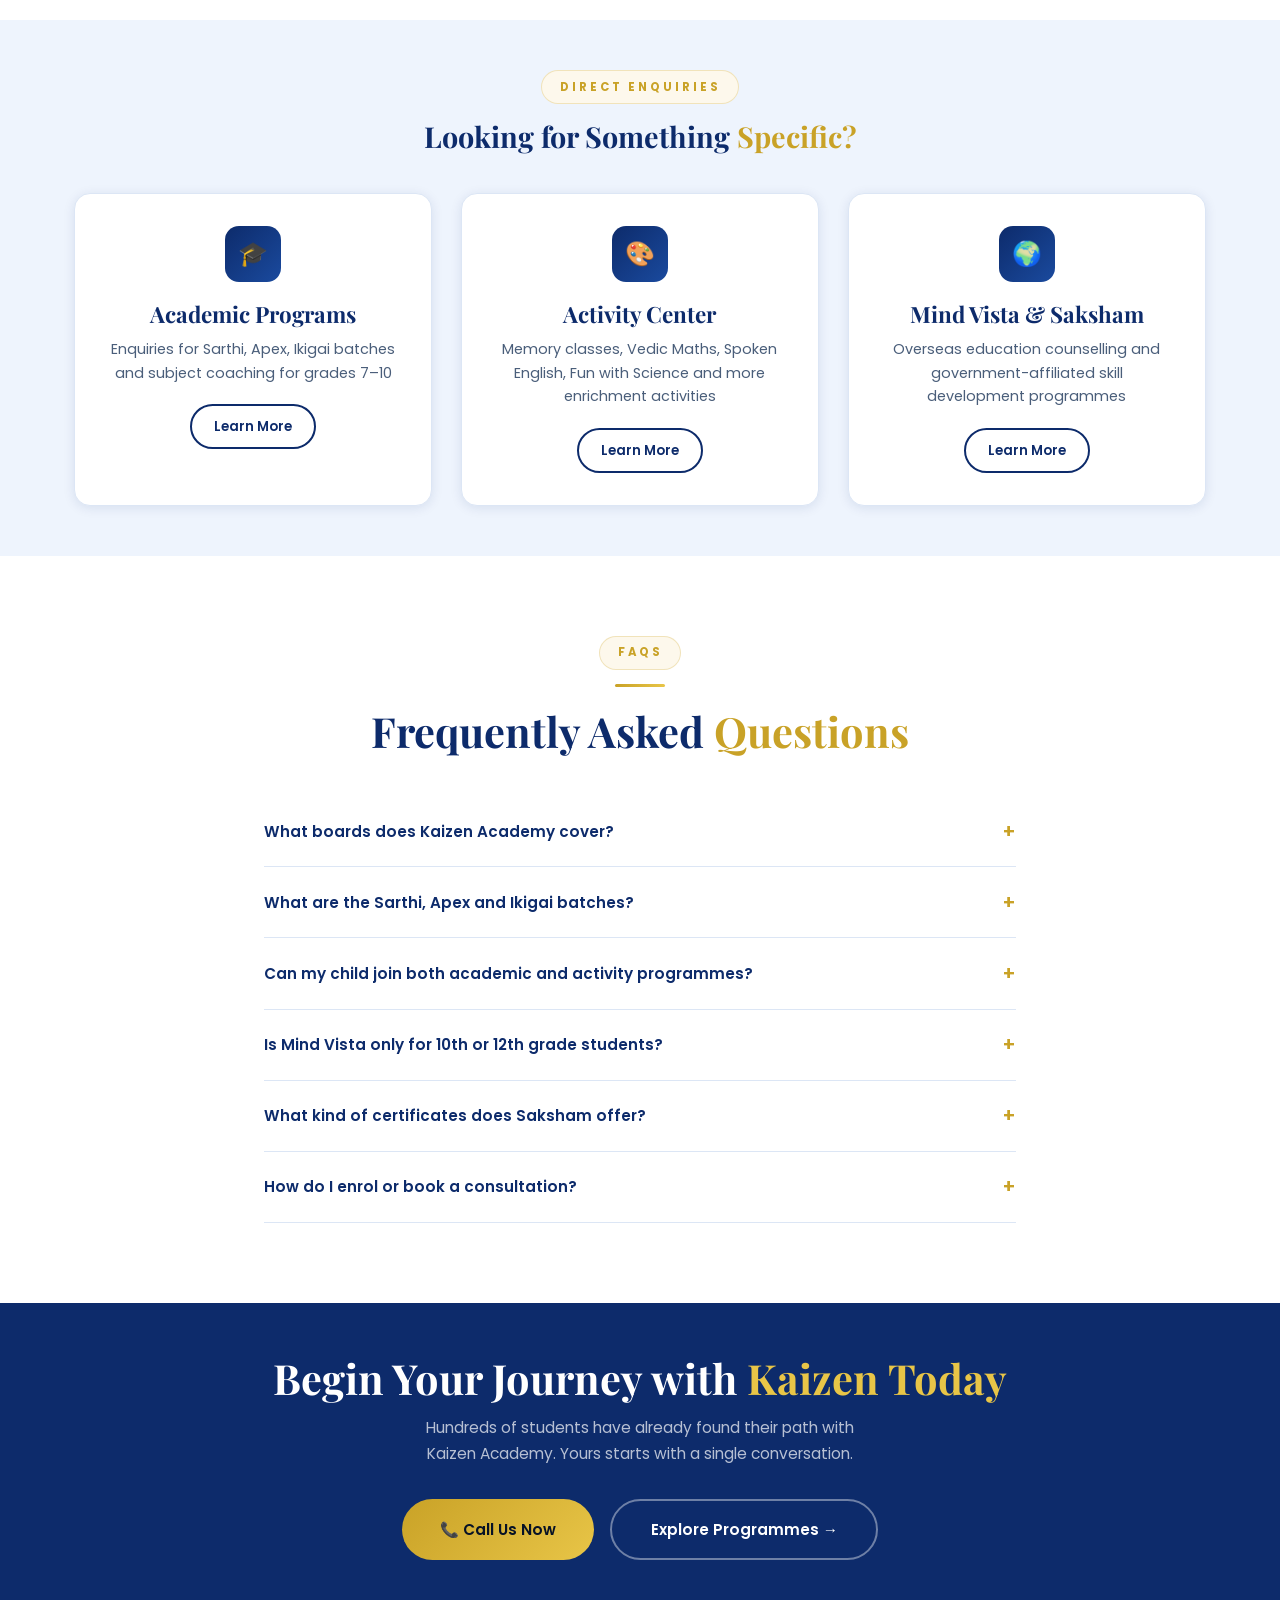
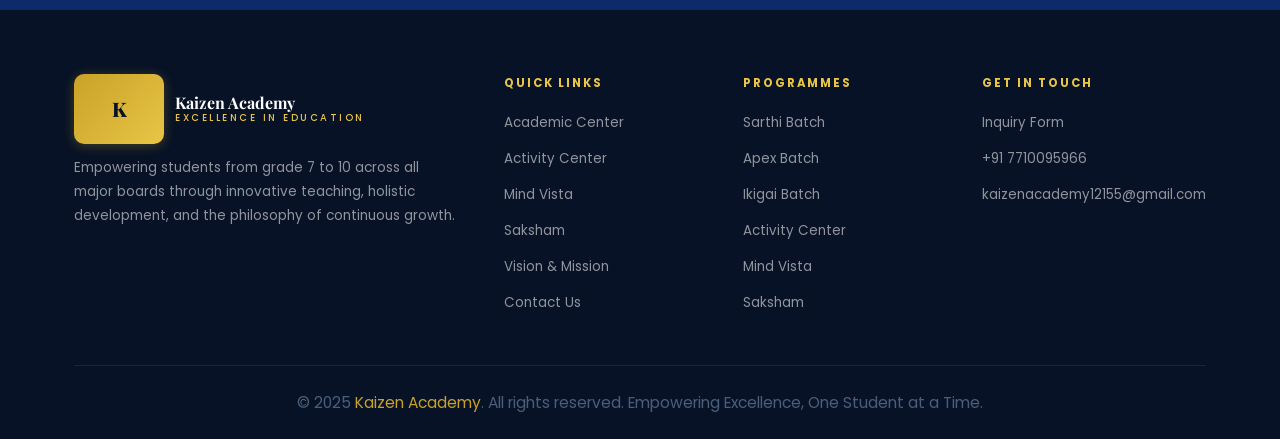
<file: contact.html>
<!DOCTYPE html>
<html lang="en">
<head>
<meta charset="UTF-8"/>
<meta name="viewport" content="width=device-width,initial-scale=1.0"/>
<title>Contact &amp; Enquiries – Kaizen Academy</title>
<link rel="stylesheet" href="styles.css"/>
<style>
.enquiry-card{background:var(--blue-pale);border:1px solid var(--border);border-radius:var(--radius);padding:1.6rem;margin-bottom:1rem;transition:all .3s var(--ease);display:flex;gap:1rem;align-items:flex-start;}
.enquiry-card:hover{background:var(--white);box-shadow:0 6px 24px var(--shadow-hover);transform:translateX(4px);}
.eq-icon{width:46px;height:46px;background:linear-gradient(135deg,var(--gold),var(--gold-light));border-radius:10px;display:flex;align-items:center;justify-content:center;font-size:1.2rem;flex-shrink:0;}
.eq-icon.blue{background:linear-gradient(135deg,var(--blue-deep),var(--blue-mid));}
.enquiry-card h4{color:var(--blue-deep);font-size:.88rem;margin-bottom:.2rem;font-family:'Poppins',sans-serif;}
.enquiry-card p{font-size:.83rem;}
.enquiry-card a{color:var(--blue-mid);font-weight:600;text-decoration:none;}
.enquiry-card a:hover{color:var(--gold);}
.map-placeholder{background:linear-gradient(135deg,var(--blue-deep),var(--blue-mid));border-radius:var(--radius-lg);height:220px;display:flex;align-items:center;justify-content:center;color:white;text-align:center;margin-top:1.5rem;}
.prog-select{display:flex;flex-wrap:wrap;gap:.5rem;margin-top:.5rem;}
.prog-btn{background:var(--off-white);border:1.5px solid var(--border);border-radius:100px;padding:.35rem .9rem;font-size:.78rem;font-weight:600;color:var(--text-mid);cursor:pointer;transition:all .25s;font-family:'Poppins',sans-serif;}
.prog-btn:hover,.prog-btn.active{background:linear-gradient(135deg,var(--gold),var(--gold-light));color:var(--blue-dark);border-color:var(--gold);}
.faq-item{border-bottom:1px solid var(--border);}
.faq-q{display:flex;justify-content:space-between;align-items:center;padding:1.2rem 0;cursor:pointer;font-weight:600;color:var(--blue-deep);font-size:.95rem;gap:1rem;}
.faq-q span{color:var(--gold);flex-shrink:0;font-size:1.2rem;transition:transform .3s;}
.faq-a{max-height:0;overflow:hidden;transition:max-height .4s ease,padding .3s;}
.faq-a.open{max-height:200px;padding-bottom:1rem;}
.faq-a p{font-size:.88rem;color:var(--text-mid);}
.faq-item.open .faq-q span{transform:rotate(45deg);}
.logo-mark{height:70px;width:90px;}
</style>
</head>
<body>

<nav class="navbar" id="navbar">
  <div class="nav-wrap">
    <a href="index.html" class="nav-logo">
      <div class="logo-mark"><img src="logokaizennobg.png" alt="logo">
</div>
      <div class="logo-text"><span class="name">Kaizen Academy</span><span class="tagline">Excellence in Education</span></div>
    </a>
    <ul class="nav-menu">
      <li><a href="index.html">Academic Center</a></li>
      <li><a href="activity.html">Activity Center</a></li>
      <li><a href="mindvista.html">Mind Vista</a></li>
      <li><a href="saksham.html">Saksham</a></li>
      <li><a href="vision.html">Vision &amp; Mission</a></li>
      <li class="nav-cta"><a href="contact.html" class="active">Contact Us</a></li>
    </ul>
    <button class="hamburger" onclick="toggleMenu()">&#9776;</button>
  </div>
</nav>
<div class="nav-drawer" id="navDrawer">
  <a href="index.html">🎓 Academic Center</a>
  <a href="activity.html">🎨 Activity Center</a>
  <a href="mindvista.html">🌍 Mind Vista</a>
  <a href="saksham.html">🏆 Saksham</a>
  <a href="vision.html">⭐ Vision &amp; Mission</a>
  <a href="contact.html">📞 Contact Us</a>
</div>

<!-- HERO -->
<section class="hero" style="min-height:55vh;">
  <div class="hero-bg"></div>
  <div class="hero-orb" style="width:480px;height:480px;top:-100px;right:-100px;background:radial-gradient(circle,rgba(201,162,39,.12) 0%,transparent 70%);"></div>
  <div class="geo-shape" style="width:260px;height:260px;bottom:8%;left:5%;animation-duration:38s;"></div>
  <div class="particles"></div>
  <div class="hero-content-wrap" style="grid-template-columns:1fr;padding:3rem 1.5rem;">
    <div class="hero-left" style="max-width:640px;">
      <div class="hero-badge">📞 We're Here to Help</div>
      <h1 class="hero-title">Get in <span class="gold-text">Touch</span> With Us</h1>
      <p class="hero-desc">Have a question about our programmes, batches, or enrolment process? Fill in the inquiry form below or reach out directly — our team is always happy to help.</p>
    </div>
  </div>
</section>

<!-- CONTACT GRID -->
<section class="section">
  <div class="container">
    <div class="contact-grid">

      <!-- Info Side -->
      <div class="reveal">
        <div class="section-label">Reach Us</div>
        <div class="gold-divider"></div>
        <h2 class="section-title" style="font-size:1.8rem;margin-bottom:1.5rem;">Always <span class="accent">Available</span> for You</h2>

        <div class="enquiry-card">
          <div class="eq-icon blue">📍</div>
          <div>
            <h4>Visit Us</h4>
            <p>Kaizen Academy,240 D Bawla Masjid Bldg Shop No 5, Delisle Road, NM Joshi Marg<br/> Mumbai, Maharashtra 400013 </p>
          </div>
        </div>

        <div class="enquiry-card">
          <div class="eq-icon blue">📞</div>
          <div>
            <h4>Call Us</h4>
            <p><a href="tel:+7710095966">+91 7710095966</a><br/>Mon–Sat, 9:00 AM – 9:00 PM</p>
          </div>
        </div>

        <div class="enquiry-card">
          <div class="eq-icon blue">✉️</div>
          <div>
            <h4>Email Us</h4>
            <p><a href="mailto:kaizenacademy12155@gmail.com">kaizenacademy12155@gmail.com</a><br/>We respond within 24 hours</p>
          </div>
        </div>

        <div class="enquiry-card">
          <div class="eq-icon">💬</div>
          <div>
            <h4>WhatsApp Enquiry</h4>
            <p><a href="https://wa.me/917710095966">Chat on WhatsApp</a><br/>Quick responses during working hours</p>
          </div>
        </div>

        <div class="map-placeholder">
          <div>
            <div style="font-size:2.5rem;margin-bottom:.5rem;">📍</div>
            <p style="font-size:.85rem;color:rgba(255,255,255,.75);"https://www.google.com/maps/dir//Kaizen+Academy,+240+D+Bawla+Masjid+Bldg+Shop+No+5,+Delisle+Road,+NM+Joshi+Marg,+Mumbai,+Maharashtra+400013/@18.9997038,72.8421431,15z/data=!4m8!4m7!1m0!1m5!1m1!1s0x3be7cfccc4516eb9:0xb87fc23ef5d2ac22!2m2!1d72.8311212!2d18.9931792?entry=ttu&g_ep=EgoyMDI2MDUxMy4wIKXMDSoASAFQAw%3D%3D<br/> Google Maps embed</p>
          </div>
        </div>
      </div>

      <!-- Form Side -->
      <div class="reveal d2">
        <div style="background:var(--off-white);border:1px solid var(--border);border-radius:var(--radius-xl);padding:2.5rem;box-shadow:0 4px 24px var(--shadow);">
          <div class="section-label" style="margin-bottom:.6rem;">Inquiry Form</div>
          <h3 style="color:var(--blue-deep);margin-bottom:.3rem;">Send Us a Message</h3>
          <p style="font-size:.88rem;color:var(--text-mid);margin-bottom:2rem;">Fill in your details and we'll get back to you promptly.</p>

          <form id="inquiryForm" novalidate>
            <div class="form-row">
              <div class="form-group">
                <label for="firstName">First Name *</label>
                <input type="text" id="firstName" name="firstName" placeholder="Priya" required/>
              </div>
              <div class="form-group">
                <label for="lastName">Last Name *</label>
                <input type="text" id="lastName" name="lastName" placeholder="Sharma" required/>
              </div>
            </div>

            <div class="form-group">
              <label for="email">Email Address *</label>
              <input type="email" id="email" name="email" placeholder="priya@example.com" required/>
            </div>

            <div class="form-row">
              <div class="form-group">
                <label for="phone">Phone Number *</label>
                <input type="tel" id="phone" name="phone" placeholder="+91 98765 43210" required/>
              </div>
              <div class="form-group">
                <label for="grade">Student Grade</label>
                <select id="grade" name="grade">
                  <option value="">Select Grade</option>
                  <option>Grade 7</option>
                  <option>Grade 8</option>
                  <option>Grade 9</option>
                  <option>Grade 10</option>
                  <option>Not applicable</option>
                </select>
              </div>
            </div>

            <div class="form-group">
              <label for="board">Board</label>
              <select id="board" name="board">
                <option value="">Select Board</option>
                <option>SSC (State Board)</option>
                <option>ICSE</option>
                <option>CBSE</option>
                <option>IGCSE</option>
                <option>Not sure</option>
              </select>
            </div>

            <div class="form-group">
              <label>Programme of Interest</label>
              <div class="prog-select" id="progSelect">
                <button type="button" class="prog-btn" onclick="toggleProg(this)">Academic Center</button>
                <button type="button" class="prog-btn" onclick="toggleProg(this)">Sarthi Batch</button>
                <button type="button" class="prog-btn" onclick="toggleProg(this)">Apex Batch</button>
                <button type="button" class="prog-btn" onclick="toggleProg(this)">Ikigai Batch</button>
                <button type="button" class="prog-btn" onclick="toggleProg(this)">Activity Center</button>
                <button type="button" class="prog-btn" onclick="toggleProg(this)">Mind Vista</button>
                <button type="button" class="prog-btn" onclick="toggleProg(this)">Saksham</button>
                <button type="button" class="prog-btn" onclick="toggleProg(this)">Readers Club</button>
              </div>
            </div>

            <div class="form-group">
              <label for="message">Your Message</label>
              <textarea id="message" name="message" placeholder="Tell us a little more about what you're looking for, or any specific questions you have..."></textarea>
            </div>

            <button type="submit" class="btn btn-gold btn-lg" style="width:100%;justify-content:center;">Send Message →</button>
          </form>
        </div>
      </div>

    </div>
  </div>
</section>

<!-- QUICK LINKS BY PROGRAMME -->
<section class="section-sm bg-light">
  <div class="container">
    <div class="text-center reveal" style="margin-bottom:2.5rem;">
      <div class="section-label">Direct Enquiries</div>
      <h2 class="section-title" style="font-size:1.8rem;">Looking for Something <span class="accent">Specific?</span></h2>
    </div>
    <div class="card-grid-3">
      <div class="card reveal d1" style="text-align:center;">
        <div class="card-icon" style="margin:0 auto 1.2rem;">🎓</div>
        <h3>Academic Programs</h3>
        <p>Enquiries for Sarthi, Apex, Ikigai batches and subject coaching for grades 7–10</p>
        <a href="index.html" class="btn btn-outline-blue" style="margin-top:1.2rem;font-size:.82rem;padding:.6rem 1.4rem;">Learn More</a>
      </div>
      <div class="card reveal d2" style="text-align:center;">
        <div class="card-icon" style="margin:0 auto 1.2rem;">🎨</div>
        <h3>Activity Center</h3>
        <p>Memory classes, Vedic Maths, Spoken English, Fun with Science and more enrichment activities</p>
        <a href="activity.html" class="btn btn-outline-blue" style="margin-top:1.2rem;font-size:.82rem;padding:.6rem 1.4rem;">Learn More</a>
      </div>
      <div class="card reveal d3" style="text-align:center;">
        <div class="card-icon" style="margin:0 auto 1.2rem;">🌍</div>
        <h3>Mind Vista &amp; Saksham</h3>
        <p>Overseas education counselling and government-affiliated skill development programmes</p>
        <a href="mindvista.html" class="btn btn-outline-blue" style="margin-top:1.2rem;font-size:.82rem;padding:.6rem 1.4rem;">Learn More</a>
      </div>
    </div>
  </div>
</section>

<!-- FAQ -->
<section class="section">
  <div class="container" style="max-width:800px;">
    <div class="text-center reveal" style="margin-bottom:2.5rem;">
      <div class="section-label">FAQs</div>
      <div class="gold-divider center"></div>
      <h2 class="section-title">Frequently Asked <span class="accent">Questions</span></h2>
    </div>
    <div id="faqList">
      <div class="faq-item reveal">
        <div class="faq-q" onclick="toggleFaq(this)">
          What boards does Kaizen Academy cover?
          <span>+</span>
        </div>
        <div class="faq-a">
          <p>Kaizen Academy offers coaching for all four major boards: SSC (Maharashtra State Board), ICSE, CBSE, and IGCSE (Cambridge International). We have dedicated batches structured around board-specific requirements.</p>
        </div>
      </div>
      <div class="faq-item reveal d1">
        <div class="faq-q" onclick="toggleFaq(this)">
          What are the Sarthi, Apex and Ikigai batches?
          <span>+</span>
        </div>
        <div class="faq-a">
          <p>These are Kaizen Academy's three signature academic batches. Sarthi is for grades 9–10 SSC students, Apex is for grades 9–10 ICSE/CBSE/IGCSE students, and Ikigai is for grades 7–8 across all boards.</p>
        </div>
      </div>
      <div class="faq-item reveal d2">
        <div class="faq-q" onclick="toggleFaq(this)">
          Can my child join both academic and activity programmes?
          <span>+</span>
        </div>
        <div class="faq-a">
          <p>Absolutely! Many students attend both. Our academic and activity schedules are designed to complement each other with no conflicts. Activity classes run on separate slots — often weekends or early evenings.</p>
        </div>
      </div>
      <div class="faq-item reveal d3">
        <div class="faq-q" onclick="toggleFaq(this)">
          Is Mind Vista only for 10th or 12th grade students?
          <span>+</span>
        </div>
        <div class="faq-a">
          <p>Mind Vista counselling is available to students at any stage of their academic journey — from early planning in grade 9 to last-minute applications for university. We recommend starting early for the best outcomes.</p>
        </div>
      </div>
      <div class="faq-item reveal">
        <div class="faq-q" onclick="toggleFaq(this)">
          What kind of certificates does Saksham offer?
          <span>+</span>
        </div>
        <div class="faq-a">
          <p>Saksham is affiliated with the Government of India's skill development initiative and issues nationally recognised certificates aligned with the National Skills Qualifications Framework (NSQF). These are valid across India and respected by employers.</p>
        </div>
      </div>
      <div class="faq-item reveal d1">
        <div class="faq-q" onclick="toggleFaq(this)">
          How do I enrol or book a consultation?
          <span>+</span>
        </div>
        <div class="faq-a">
          <p>Simply fill in the inquiry form on this page, call us at +91 99999 99999, or WhatsApp us. Our team will get back to you within 24 hours to guide you through the enrolment or consultation process.</p>
        </div>
      </div>
    </div>
  </div>
</section>

<!-- FINAL CTA -->
<section class="section-sm bg-deep">
  <div class="container text-center">
    <div class="reveal">
      <h2 style="color:var(--white);margin-bottom:.8rem;">Begin Your Journey with <span style="color:var(--gold-light);">Kaizen Today</span></h2>
      <p style="color:rgba(255,255,255,.7);max-width:460px;margin:0 auto 2rem;">Hundreds of students have already found their path with Kaizen Academy. Yours starts with a single conversation.</p>
      <div style="display:flex;gap:1rem;justify-content:center;flex-wrap:wrap;">
        <a href="tel:+919999999999" class="btn btn-gold btn-lg">📞 Call Us Now</a>
        <a href="index.html" class="btn btn-outline btn-lg">Explore Programmes →</a>
      </div>
    </div>
  </div>
</section>

<!-- FOOTER -->
<footer>
  <div class="container">
    <div class="footer-grid">
      <div class="footer-about">
        <a href="index.html" class="nav-logo" style="display:inline-flex;">
          <div class="logo-mark">K</div>
          <div class="logo-text"><span class="name">Kaizen Academy</span><span class="tagline">Excellence in Education</span></div>
        </a>
        <p>Empowering students from grade 7 to 10 across all major boards through innovative teaching, holistic development, and the philosophy of continuous growth.</p>
      </div>
      <div class="footer-col">
        <h5>Quick Links</h5>
        <ul>
          <li><a href="index.html">Academic Center</a></li>
          <li><a href="activity.html">Activity Center</a></li>
          <li><a href="mindvista.html">Mind Vista</a></li>
          <li><a href="saksham.html">Saksham</a></li>
          <li><a href="vision.html">Vision &amp; Mission</a></li>
          <li><a href="contact.html">Contact Us</a></li>
        </ul>
      </div>
      <div class="footer-col">
        <h5>Programmes</h5>
        <ul>
          <li><a href="index.html">Sarthi Batch</a></li>
          <li><a href="index.html">Apex Batch</a></li>
          <li><a href="index.html">Ikigai Batch</a></li>
          <li><a href="activity.html">Activity Center</a></li>
          <li><a href="mindvista.html">Mind Vista</a></li>
          <li><a href="saksham.html">Saksham</a></li>
        </ul>
      </div>
      <div class="footer-col">
        <h5>Get in Touch</h5>
        <ul>
          <li><a href="contact.html">Inquiry Form</a></li>
          <li><a href="tel:+917710095966">+91 7710095966</a></li>
          <li><a href="mailto:kaizenacademy12155@gmail.com">kaizenacademy12155@gmail.com</a></li>
        </ul>
      </div>
    </div>
    <div class="footer-bottom">
      <p>&copy; 2025 <span class="gold">Kaizen Academy</span>. All rights reserved. Empowering Excellence, One Student at a Time.</p>
    </div>
  </div>
</footer>

<script src="script.js"></script>
<script>
function toggleProg(btn) {
  btn.classList.toggle('active');
}
function toggleFaq(el) {
  const item = el.parentElement;
  const ans = item.querySelector('.faq-a');
  const isOpen = item.classList.contains('open');
  document.querySelectorAll('.faq-item').forEach(i => {
    i.classList.remove('open');
    i.querySelector('.faq-a').classList.remove('open');
  });
  if (!isOpen) {
    item.classList.add('open');
    ans.classList.add('open');
  }
}
</script>
</body>
</html>
</file>
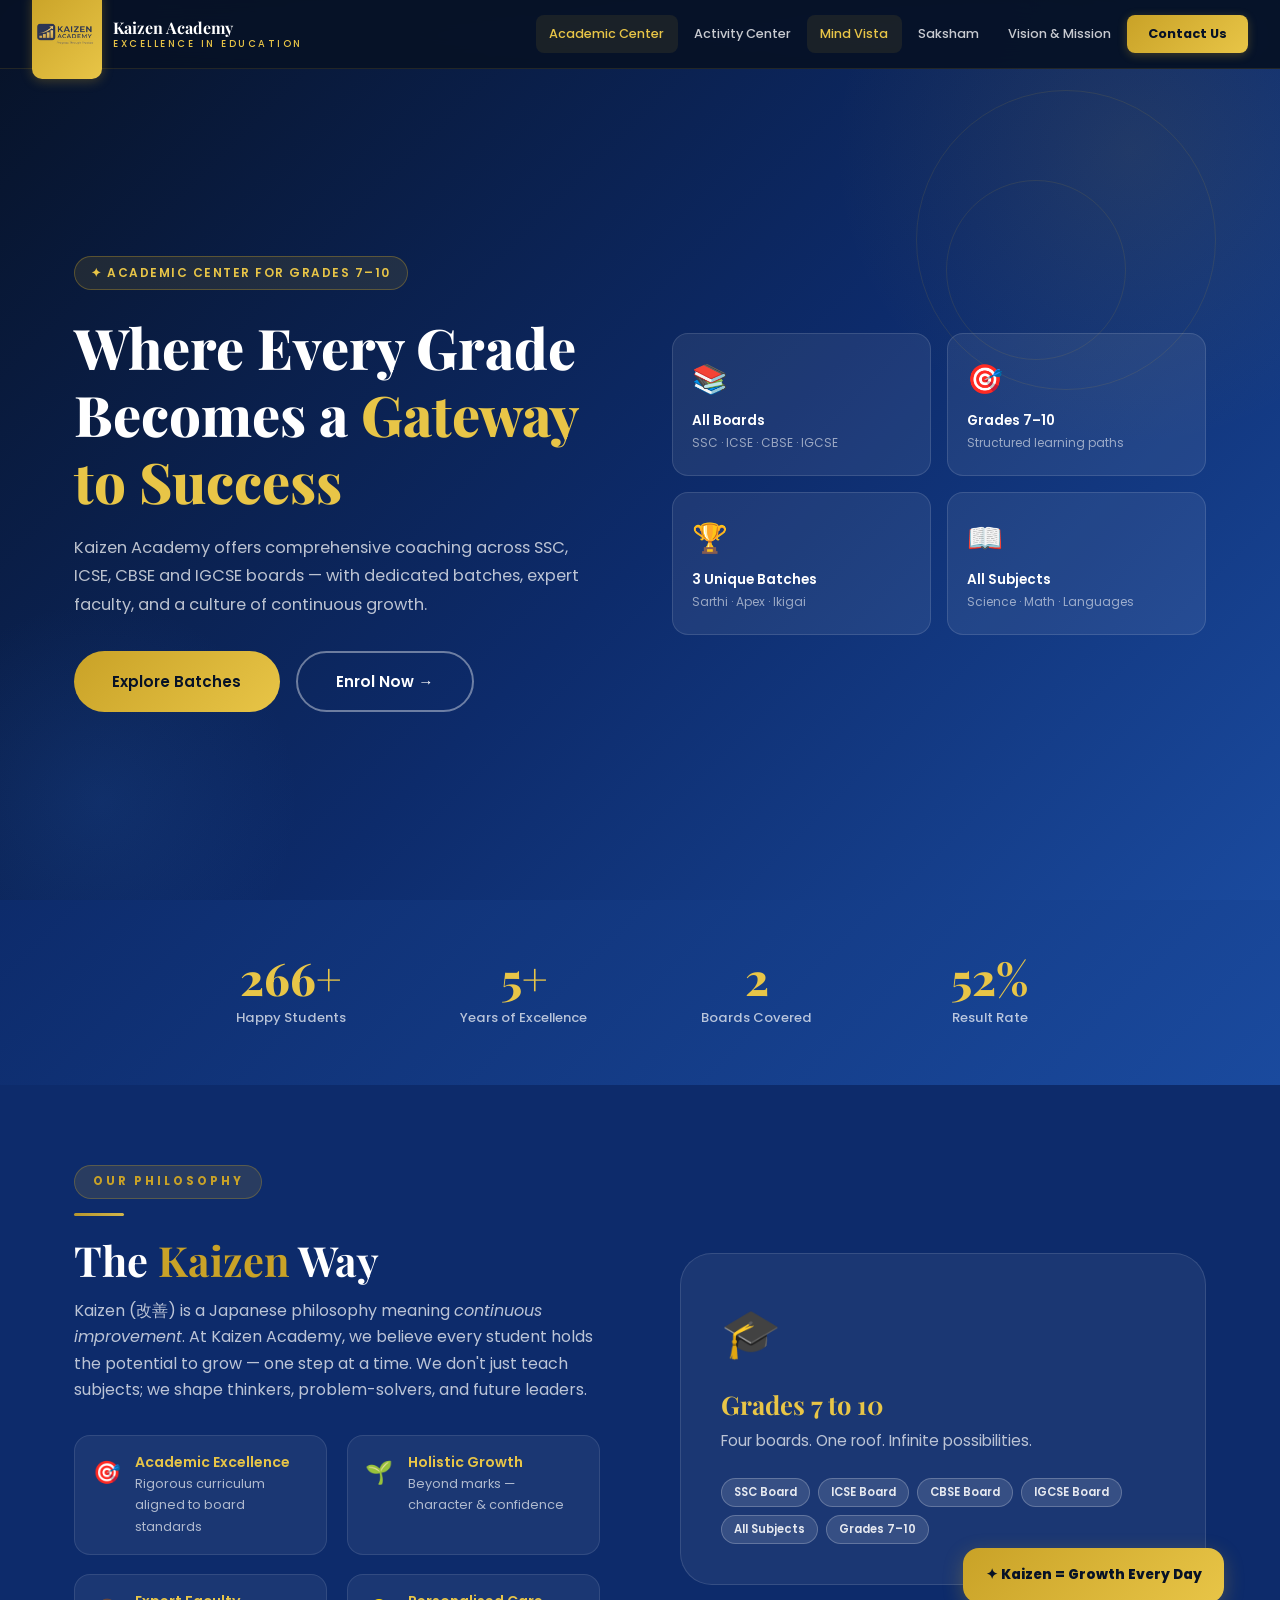
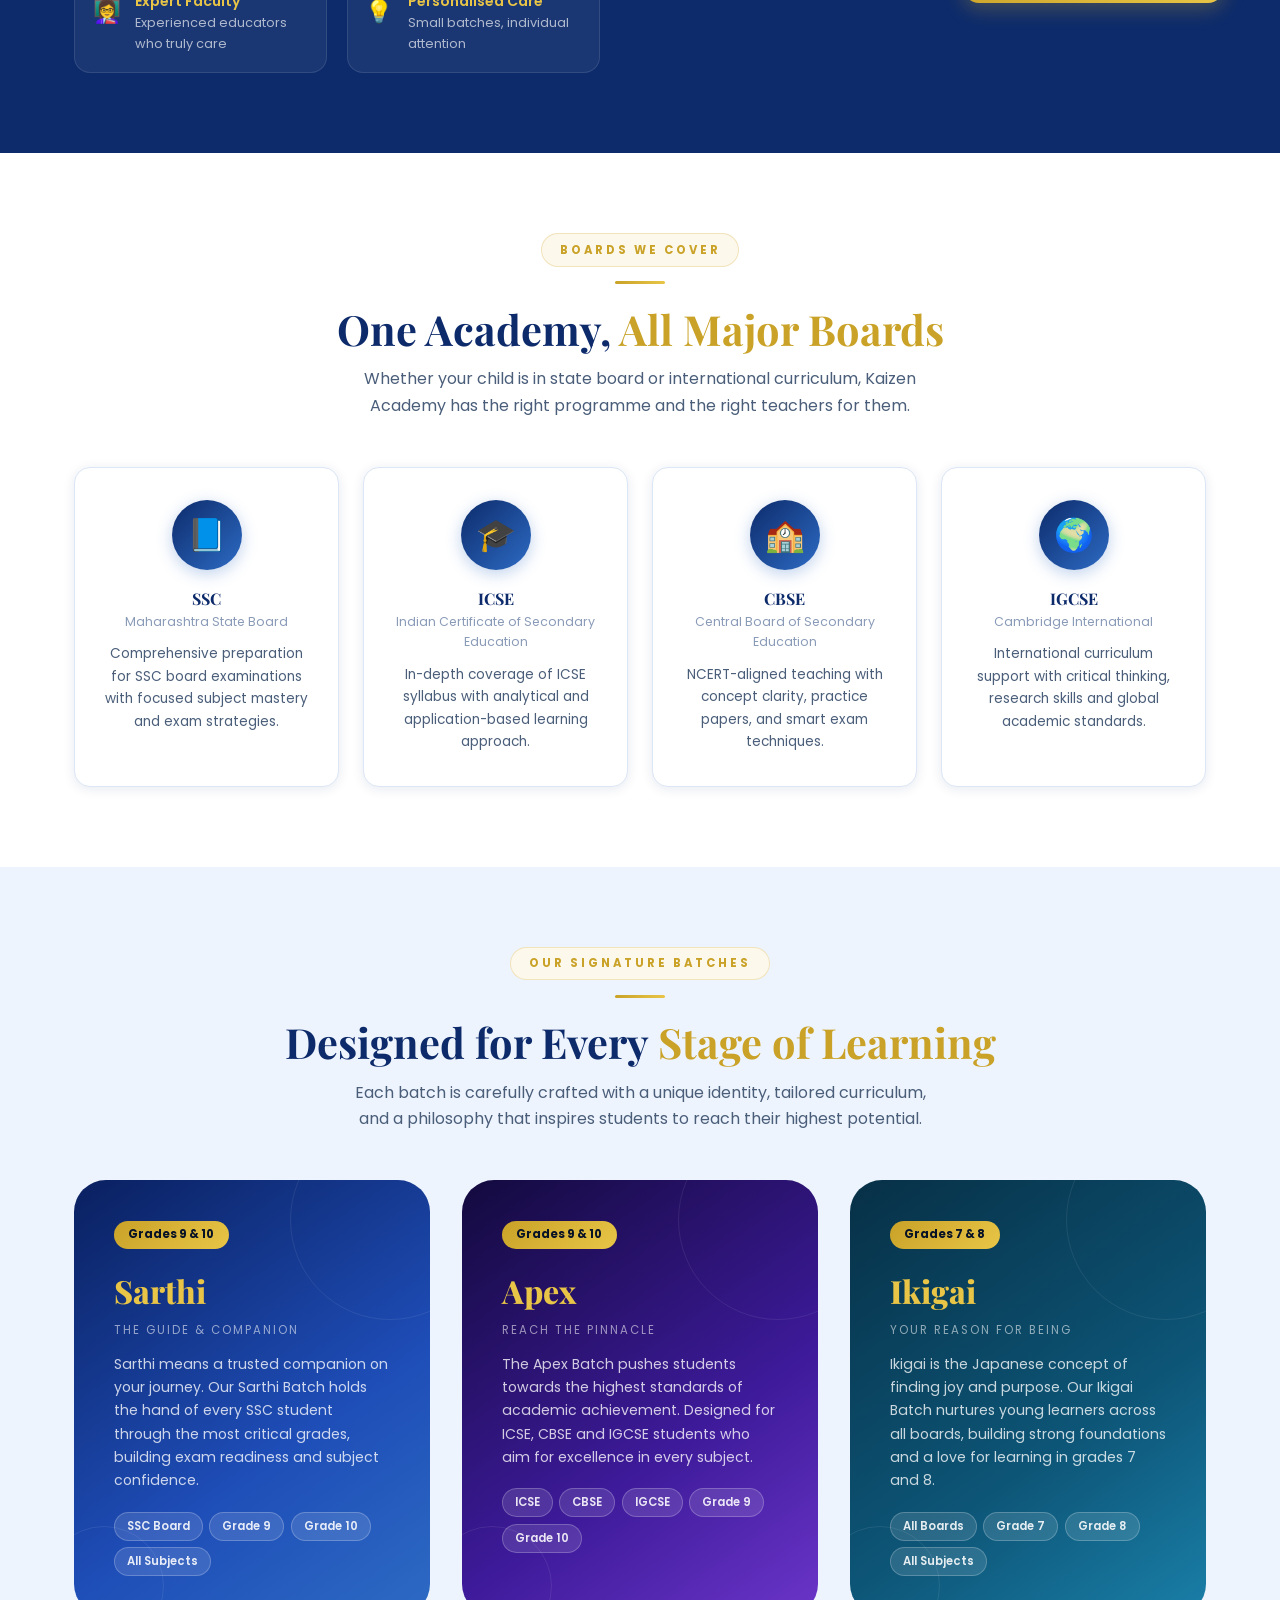
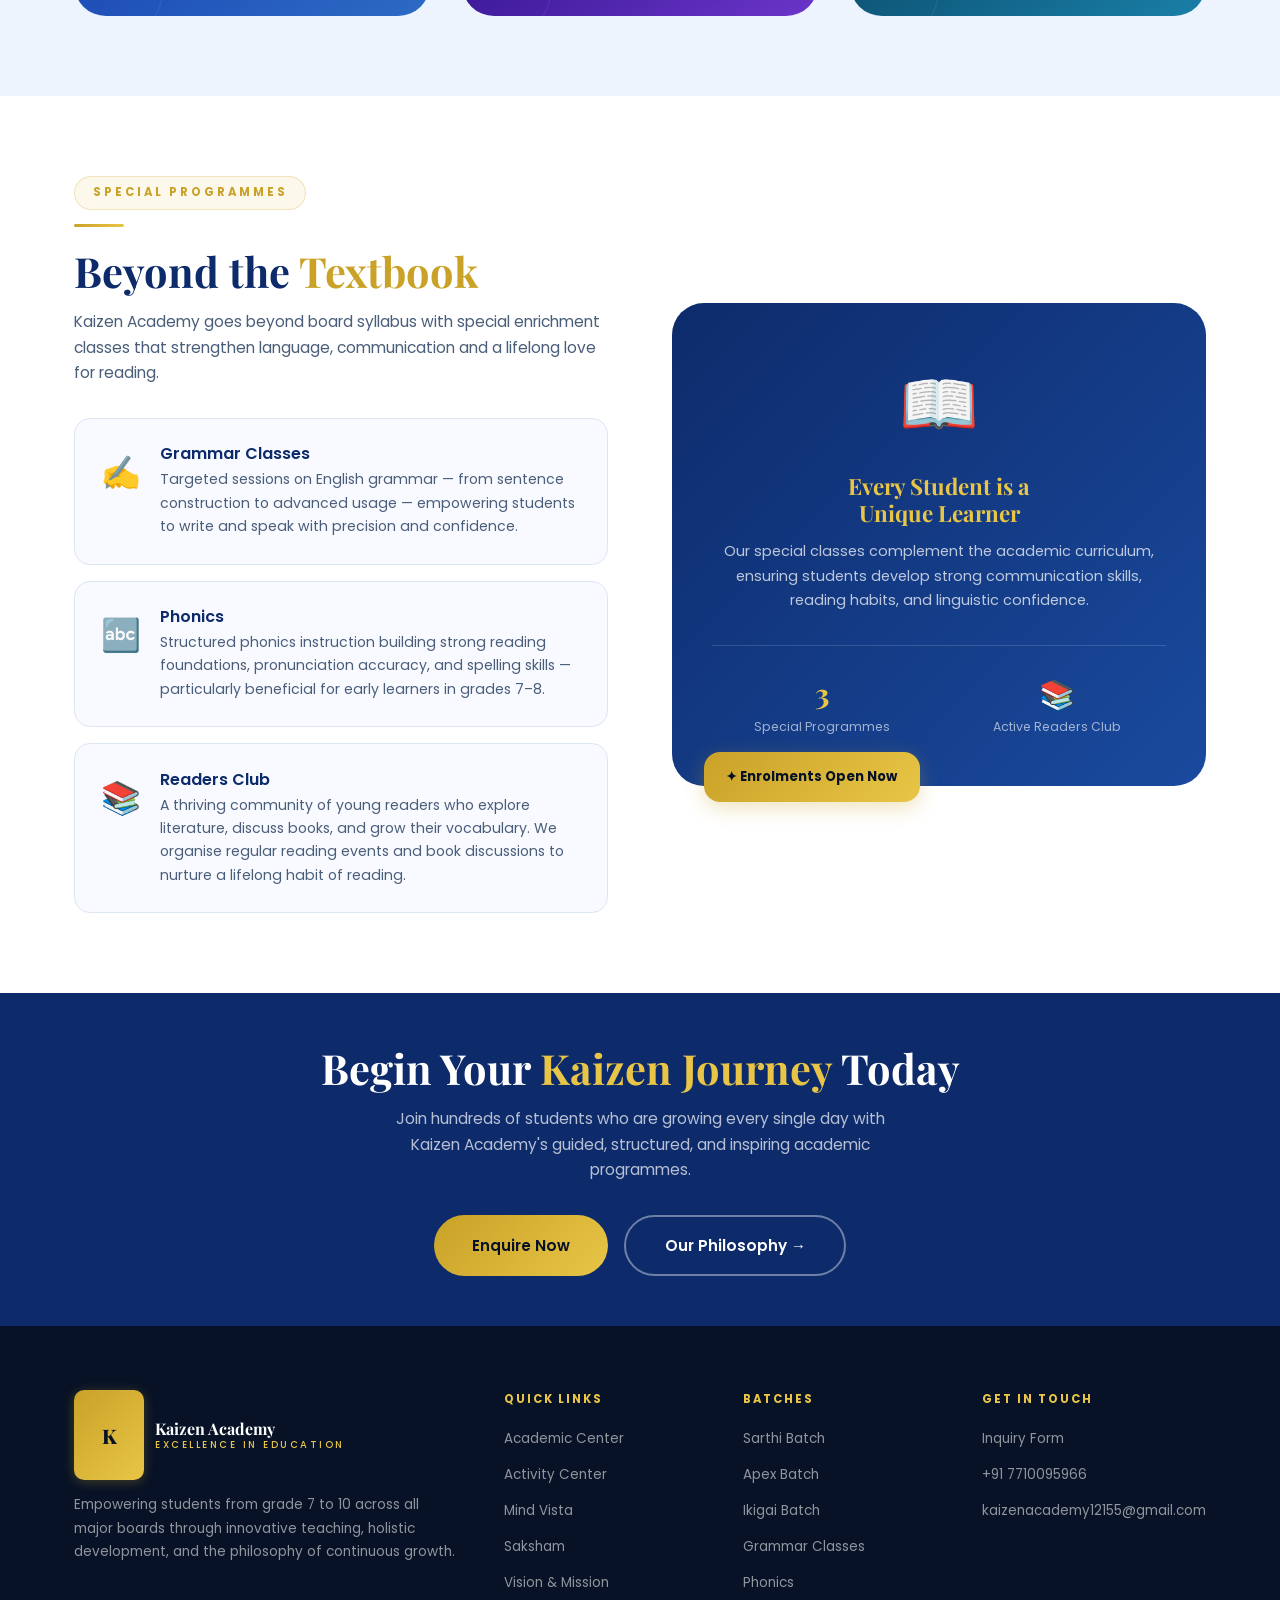
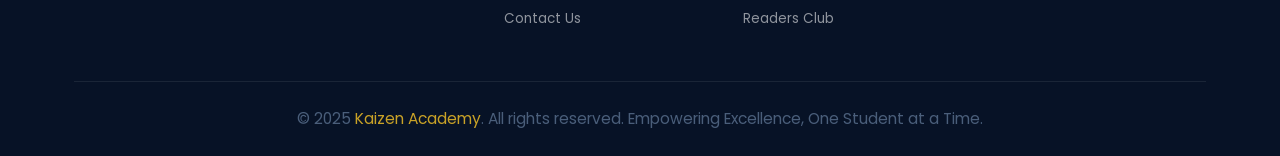
<file: mindvista.html>
<!DOCTYPE html>
<html lang="en">
<head>
<meta charset="UTF-8"/>
<meta name="viewport" content="width=device-width,initial-scale=1.0"/>
<title>Kaizen Academy – Academic Center</title>
<link rel="stylesheet" href="styles.css"/>
<style>
.about-grid{display:grid;grid-template-columns:1fr 1fr;gap:5rem;align-items:center;}
.pillar-grid{display:grid;grid-template-columns:repeat(2,1fr);gap:1.2rem;margin-top:2rem;}
.pillar{display:flex;gap:.9rem;align-items:flex-start;padding:1.1rem;background:rgba(255,255,255,.06);border:1px solid rgba(255,255,255,.1);border-radius:var(--radius);}
.pillar .p-icon{font-size:1.4rem;flex-shrink:0;}
.pillar h4{color:var(--gold-light);font-size:.88rem;margin-bottom:.15rem;}
.pillar p{font-size:.8rem;color:rgba(255,255,255,.65);}
@media(max-width:768px){.about-grid{grid-template-columns:1fr;gap:2.5rem;}.pillar-grid{grid-template-columns:1fr;}}
</style>
</head>
<body>

<nav class="navbar" id="navbar">
  <div class="nav-wrap">
    <a href="index.html" class="nav-logo">
       <div class="logo-mark"><img src="logokaizennobg.png" alt="logo">
</div>
      <div class="logo-text"><span class="name">Kaizen Academy</span><span class="tagline">Excellence in Education</span></div>
    </a>
    <ul class="nav-menu">
      <li><a href="index.html" class="active">Academic Center</a></li>
      <li><a href="activity.html">Activity Center</a></li>
      <li><a href="mindvista.html">Mind Vista</a></li>
      <li><a href="saksham.html">Saksham</a></li>
      <li><a href="vision.html">Vision &amp; Mission</a></li>
      <li class="nav-cta"><a href="contact.html">Contact Us</a></li>
    </ul>
    <button class="hamburger" onclick="toggleMenu()">&#9776;</button>
  </div>
</nav>
<div class="nav-drawer" id="navDrawer">
  <a href="index.html">🎓 Academic Center</a>
  <a href="activity.html">🎨 Activity Center</a>
  <a href="mindvista.html">🌍 Mind Vista</a>
  <a href="saksham.html">🏆 Saksham</a>
  <a href="vision.html">⭐ Vision &amp; Mission</a>
  <a href="contact.html">📞 Contact Us</a>
</div>

<!-- HERO -->
<section class="hero">
  <div class="hero-bg"></div>
  <div class="hero-orb" style="width:600px;height:600px;top:-150px;right:-150px;background:radial-gradient(circle,rgba(201,162,39,.1) 0%,transparent 70%);"></div>
  <div class="hero-orb" style="width:400px;height:400px;bottom:-100px;left:-100px;background:radial-gradient(circle,rgba(45,107,196,.15) 0%,transparent 70%);animation-delay:3s;"></div>
  <div class="geo-shape" style="width:300px;height:300px;top:10%;right:5%;animation-duration:40s;"></div>
  <div class="geo-shape" style="width:180px;height:180px;top:20%;right:12%;animation-duration:28s;animation-direction:reverse;"></div>
  <div class="particles"></div>
  <div class="hero-content-wrap">
    <div class="hero-left">
      <div class="hero-badge">✦ Academic Center for Grades 7–10</div>
      <h1 class="hero-title">Where Every Grade Becomes a <span class="gold-text">Gateway to Success</span></h1>
      <p class="hero-desc">Kaizen Academy offers comprehensive coaching across SSC, ICSE, CBSE and IGCSE boards — with dedicated batches, expert faculty, and a culture of continuous growth.</p>
      <div class="hero-actions">
        <a href="#batches" class="btn btn-gold btn-lg">Explore Batches</a>
        <a href="contact.html" class="btn btn-outline btn-lg">Enrol Now →</a>
      </div>
    </div>
    <div class="hero-right">
      <div class="hero-card-grid">
        <div class="mini-card"><div class="icon">📚</div><h4>All Boards</h4><p>SSC · ICSE · CBSE · IGCSE</p></div>
        <div class="mini-card"><div class="icon">🎯</div><h4>Grades 7–10</h4><p>Structured learning paths</p></div>
        <div class="mini-card"><div class="icon">🏆</div><h4>3 Unique Batches</h4><p>Sarthi · Apex · Ikigai</p></div>
        <div class="mini-card"><div class="icon">📖</div><h4>All Subjects</h4><p>Science · Math · Languages</p></div>
      </div>
    </div>
  </div>
</section>

<!-- STATS -->
<div class="stats-band">
  <div class="stats-grid">
    <div class="reveal">
      <div class="stat-num" data-target="500" data-suffix="+">500+</div>
      <div class="stat-lbl">Happy Students</div>
    </div>
    <div class="reveal d1">
      <div class="stat-num" data-target="10" data-suffix="+">10+</div>
      <div class="stat-lbl">Years of Excellence</div>
    </div>
    <div class="reveal d2">
      <div class="stat-num" data-target="4" data-suffix="">4</div>
      <div class="stat-lbl">Boards Covered</div>
    </div>
    <div class="reveal d3">
      <div class="stat-num" data-target="98" data-suffix="%">98%</div>
      <div class="stat-lbl">Result Rate</div>
    </div>
  </div>
</div>

<!-- ABOUT -->
<section class="section bg-deep">
  <div class="container">
    <div class="about-grid">
      <div class="text-on-dark">
        <div class="section-label">Our Philosophy</div>
        <div class="gold-divider"></div>
        <h2 class="section-title">The <span class="accent">Kaizen</span> Way</h2>
        <p class="section-lead" style="color:rgba(255,255,255,.72);margin-bottom:1.5rem;">
          Kaizen (改善) is a Japanese philosophy meaning <em>continuous improvement</em>. At Kaizen Academy, we believe every student holds the potential to grow — one step at a time. We don't just teach subjects; we shape thinkers, problem-solvers, and future leaders.
        </p>
        <div class="pillar-grid">
          <div class="pillar"><div class="p-icon">🎯</div><div><h4>Academic Excellence</h4><p>Rigorous curriculum aligned to board standards</p></div></div>
          <div class="pillar"><div class="p-icon">🌱</div><div><h4>Holistic Growth</h4><p>Beyond marks — character & confidence</p></div></div>
          <div class="pillar"><div class="p-icon">👩‍🏫</div><div><h4>Expert Faculty</h4><p>Experienced educators who truly care</p></div></div>
          <div class="pillar"><div class="p-icon">💡</div><div><h4>Personalised Care</h4><p>Small batches, individual attention</p></div></div>
        </div>
      </div>
      <div style="position:relative;">
        <div style="background:rgba(255,255,255,.06);border:1px solid rgba(255,255,255,.12);border-radius:var(--radius-xl);padding:2.5rem;color:white;">
          <div style="font-size:3rem;margin-bottom:1rem;">🎓</div>
          <h3 style="color:var(--gold-light);font-size:1.6rem;margin-bottom:.5rem;">Grades 7 to 10</h3>
          <p style="color:rgba(255,255,255,.7);margin-bottom:1.5rem;">Four boards. One roof. Infinite possibilities.</p>
          <div style="display:flex;flex-wrap:wrap;gap:.5rem;">
            <span class="batch-tag">SSC Board</span>
            <span class="batch-tag">ICSE Board</span>
            <span class="batch-tag">CBSE Board</span>
            <span class="batch-tag">IGCSE Board</span>
            <span class="batch-tag">All Subjects</span>
            <span class="batch-tag">Grades 7–10</span>
          </div>
        </div>
        <div style="position:absolute;bottom:-18px;right:-18px;background:linear-gradient(135deg,var(--gold),var(--gold-light));border-radius:var(--radius);padding:1rem 1.4rem;color:var(--blue-dark);font-weight:800;font-size:.85rem;box-shadow:0 6px 20px var(--shadow-gold);">
          ✦ Kaizen = Growth Every Day
        </div>
      </div>
    </div>
  </div>
</section>

<!-- BOARDS -->
<section class="section">
  <div class="container">
    <div class="text-center reveal">
      <div class="section-label">Boards We Cover</div>
      <div class="gold-divider center"></div>
      <h2 class="section-title">One Academy, <span class="accent">All Major Boards</span></h2>
      <p class="section-lead">Whether your child is in state board or international curriculum, Kaizen Academy has the right programme and the right teachers for them.</p>
    </div>
    <div class="card-grid-4">
      <div class="board-card reveal d1">
        <div class="board-icon">📘</div>
        <h3>SSC</h3>
        <div class="board-full">Maharashtra State Board</div>
        <p>Comprehensive preparation for SSC board examinations with focused subject mastery and exam strategies.</p>
      </div>
      <div class="board-card reveal d2">
        <div class="board-icon">🎓</div>
        <h3>ICSE</h3>
        <div class="board-full">Indian Certificate of Secondary Education</div>
        <p>In-depth coverage of ICSE syllabus with analytical and application-based learning approach.</p>
      </div>
      <div class="board-card reveal d3">
        <div class="board-icon">🏫</div>
        <h3>CBSE</h3>
        <div class="board-full">Central Board of Secondary Education</div>
        <p>NCERT-aligned teaching with concept clarity, practice papers, and smart exam techniques.</p>
      </div>
      <div class="board-card reveal d4">
        <div class="board-icon">🌍</div>
        <h3>IGCSE</h3>
        <div class="board-full">Cambridge International</div>
        <p>International curriculum support with critical thinking, research skills and global academic standards.</p>
      </div>
    </div>
  </div>
</section>

<!-- BATCHES -->
<section class="section bg-light" id="batches">
  <div class="container">
    <div class="text-center reveal">
      <div class="section-label">Our Signature Batches</div>
      <div class="gold-divider center"></div>
      <h2 class="section-title">Designed for Every <span class="accent">Stage of Learning</span></h2>
      <p class="section-lead">Each batch is carefully crafted with a unique identity, tailored curriculum, and a philosophy that inspires students to reach their highest potential.</p>
    </div>
    <div class="batch-grid">

      <!-- Sarthi -->
      <div class="batch-card sarthi reveal d1">
        <div class="batch-deco" style="width:200px;height:200px;top:-60px;right:-60px;"></div>
        <div class="batch-deco" style="width:120px;height:120px;bottom:-30px;left:-30px;"></div>
        <div class="batch-badge">Grades 9 &amp; 10</div>
        <div class="batch-name">Sarthi</div>
        <div class="batch-sub">The Guide &amp; Companion</div>
        <p class="batch-desc">
          Sarthi means a trusted companion on your journey. Our Sarthi Batch holds the hand of every SSC student through the most critical grades, building exam readiness and subject confidence.
        </p>
        <div class="batch-tags">
          <span class="batch-tag">SSC Board</span>
          <span class="batch-tag">Grade 9</span>
          <span class="batch-tag">Grade 10</span>
          <span class="batch-tag">All Subjects</span>
        </div>
      </div>

      <!-- Apex -->
      <div class="batch-card apex reveal d2">
        <div class="batch-deco" style="width:200px;height:200px;top:-60px;right:-60px;"></div>
        <div class="batch-deco" style="width:120px;height:120px;bottom:-30px;left:-30px;"></div>
        <div class="batch-badge">Grades 9 &amp; 10</div>
        <div class="batch-name">Apex</div>
        <div class="batch-sub">Reach the Pinnacle</div>
        <p class="batch-desc">
          The Apex Batch pushes students towards the highest standards of academic achievement. Designed for ICSE, CBSE and IGCSE students who aim for excellence in every subject.
        </p>
        <div class="batch-tags">
          <span class="batch-tag">ICSE</span>
          <span class="batch-tag">CBSE</span>
          <span class="batch-tag">IGCSE</span>
          <span class="batch-tag">Grade 9</span>
          <span class="batch-tag">Grade 10</span>
        </div>
      </div>

      <!-- Ikigai -->
      <div class="batch-card ikigai reveal d3">
        <div class="batch-deco" style="width:200px;height:200px;top:-60px;right:-60px;"></div>
        <div class="batch-deco" style="width:120px;height:120px;bottom:-30px;left:-30px;"></div>
        <div class="batch-badge">Grades 7 &amp; 8</div>
        <div class="batch-name">Ikigai</div>
        <div class="batch-sub">Your Reason for Being</div>
        <p class="batch-desc">
          Ikigai is the Japanese concept of finding joy and purpose. Our Ikigai Batch nurtures young learners across all boards, building strong foundations and a love for learning in grades 7 and 8.
        </p>
        <div class="batch-tags">
          <span class="batch-tag">All Boards</span>
          <span class="batch-tag">Grade 7</span>
          <span class="batch-tag">Grade 8</span>
          <span class="batch-tag">All Subjects</span>
        </div>
      </div>

    </div>
  </div>
</section>

<!-- SPECIAL PROGRAMS -->
<section class="section" id="special">
  <div class="container">
    <div class="feature-row">
      <div class="reveal">
        <div class="section-label">Special Programmes</div>
        <div class="gold-divider"></div>
        <h2 class="section-title">Beyond the <span class="accent">Textbook</span></h2>
        <p style="font-size:.97rem;color:var(--text-mid);margin-bottom:2rem;">
          Kaizen Academy goes beyond board syllabus with special enrichment classes that strengthen language, communication and a lifelong love for reading.
        </p>
        <div style="display:flex;flex-direction:column;gap:1rem;">
          <div class="special-card">
            <div class="special-icon">✍️</div>
            <div>
              <h4>Grammar Classes</h4>
              <p>Targeted sessions on English grammar — from sentence construction to advanced usage — empowering students to write and speak with precision and confidence.</p>
            </div>
          </div>
          <div class="special-card">
            <div class="special-icon">🔤</div>
            <div>
              <h4>Phonics</h4>
              <p>Structured phonics instruction building strong reading foundations, pronunciation accuracy, and spelling skills — particularly beneficial for early learners in grades 7–8.</p>
            </div>
          </div>
          <div class="special-card">
            <div class="special-icon">📚</div>
            <div>
              <h4>Readers Club</h4>
              <p>A thriving community of young readers who explore literature, discuss books, and grow their vocabulary. We organise regular reading events and book discussions to nurture a lifelong habit of reading.</p>
            </div>
          </div>
        </div>
      </div>
      <div class="reveal d2" style="position:relative;">
        <div style="background:linear-gradient(135deg,var(--blue-deep),var(--blue-mid));border-radius:var(--radius-xl);padding:3rem 2.5rem;color:white;text-align:center;">
          <div style="font-size:4rem;margin-bottom:1rem;">📖</div>
          <h3 style="color:var(--gold-light);margin-bottom:.8rem;">Every Student is a <br/>Unique Learner</h3>
          <p style="color:rgba(255,255,255,.72);font-size:.9rem;line-height:1.7;">Our special classes complement the academic curriculum, ensuring students develop strong communication skills, reading habits, and linguistic confidence.</p>
          <div style="margin-top:2rem;padding-top:1.5rem;border-top:1px solid rgba(255,255,255,.15);">
            <div style="display:grid;grid-template-columns:1fr 1fr;gap:1rem;text-align:center;">
              <div><div style="font-size:1.8rem;font-weight:800;color:var(--gold-light);font-family:'Playfair Display',serif;">3</div><div style="font-size:.78rem;color:rgba(255,255,255,.6);">Special Programmes</div></div>
              <div><div style="font-size:1.8rem;font-weight:800;color:var(--gold-light);font-family:'Playfair Display',serif;">📚</div><div style="font-size:.78rem;color:rgba(255,255,255,.6);">Active Readers Club</div></div>
            </div>
          </div>
        </div>
        <div style="position:absolute;bottom:-16px;left:2rem;background:linear-gradient(135deg,var(--gold),var(--gold-light));border-radius:var(--radius);padding:.9rem 1.4rem;color:var(--blue-dark);font-weight:700;font-size:.82rem;box-shadow:0 6px 20px var(--shadow-gold);">
          ✦ Enrolments Open Now
        </div>
      </div>
    </div>
  </div>
</section>

<!-- CTA -->
<section class="section-sm bg-deep">
  <div class="container text-center">
    <div class="reveal">
      <h2 style="color:var(--white);margin-bottom:.8rem;">Begin Your <span style="color:var(--gold-light);">Kaizen Journey</span> Today</h2>
      <p style="color:rgba(255,255,255,.7);max-width:500px;margin:0 auto 2rem;">Join hundreds of students who are growing every single day with Kaizen Academy's guided, structured, and inspiring academic programmes.</p>
      <div style="display:flex;gap:1rem;justify-content:center;flex-wrap:wrap;">
        <a href="contact.html" class="btn btn-gold btn-lg">Enquire Now</a>
        <a href="vision.html" class="btn btn-outline btn-lg">Our Philosophy →</a>
      </div>
    </div>
  </div>
</section>

<!-- FOOTER -->
<footer>
  <div class="container">
    <div class="footer-grid">
      <div class="footer-about">
        <a href="index.html" class="nav-logo" style="display:inline-flex;">
          <div class="logo-mark">K</div>
          <div class="logo-text"><span class="name">Kaizen Academy</span><span class="tagline">Excellence in Education</span></div>
        </a>
        <p>Empowering students from grade 7 to 10 across all major boards through innovative teaching, holistic development, and the philosophy of continuous growth.</p>
      </div>
      <div class="footer-col">
        <h5>Quick Links</h5>
        <ul>
          <li><a href="index.html">Academic Center</a></li>
          <li><a href="activity.html">Activity Center</a></li>
          <li><a href="mindvista.html">Mind Vista</a></li>
          <li><a href="saksham.html">Saksham</a></li>
          <li><a href="vision.html">Vision &amp; Mission</a></li>
          <li><a href="contact.html">Contact Us</a></li>
        </ul>
      </div>
      <div class="footer-col">
        <h5>Batches</h5>
        <ul>
          <li><a href="#batches">Sarthi Batch</a></li>
          <li><a href="#batches">Apex Batch</a></li>
          <li><a href="#batches">Ikigai Batch</a></li>
          <li><a href="#special">Grammar Classes</a></li>
          <li><a href="#special">Phonics</a></li>
          <li><a href="#special">Readers Club</a></li>
        </ul>
      </div>
      <div class="footer-col">
        <h5>Get in Touch</h5>
         <ul>
          <li><a href="contact.html">Inquiry Form</a></li>
          <li><a href="tel:+917710095966">+91 7710095966</a></li>
          <li><a href="mailto:kaizenacademy12155@gmail.com">kaizenacademy12155@gmail.com</a></li>
        </ul>
      </div>
    </div>
    <div class="footer-bottom">
      <p>&copy; 2025 <span class="gold">Kaizen Academy</span>. All rights reserved. Empowering Excellence, One Student at a Time.</p>
    </div>
  </div>
</footer>

<script src="script.js"></script>
</body>
</html>
</file>
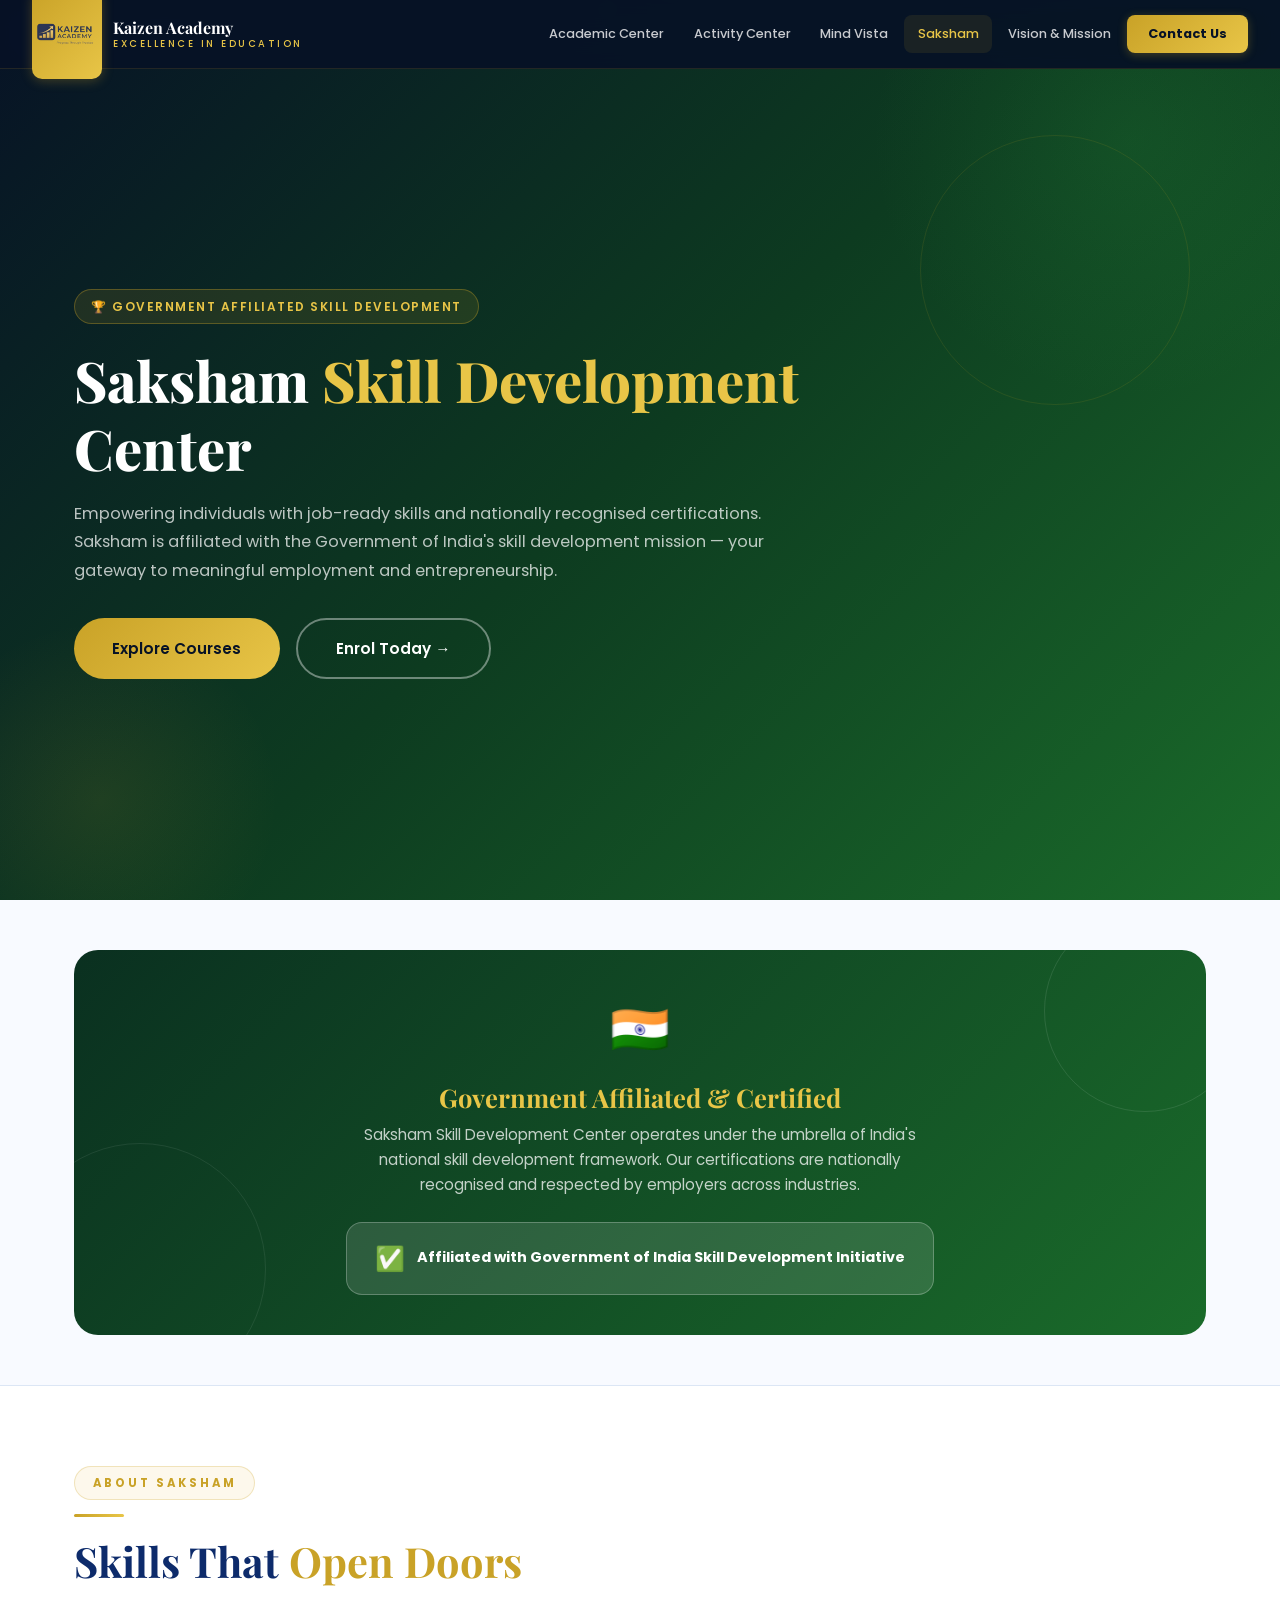
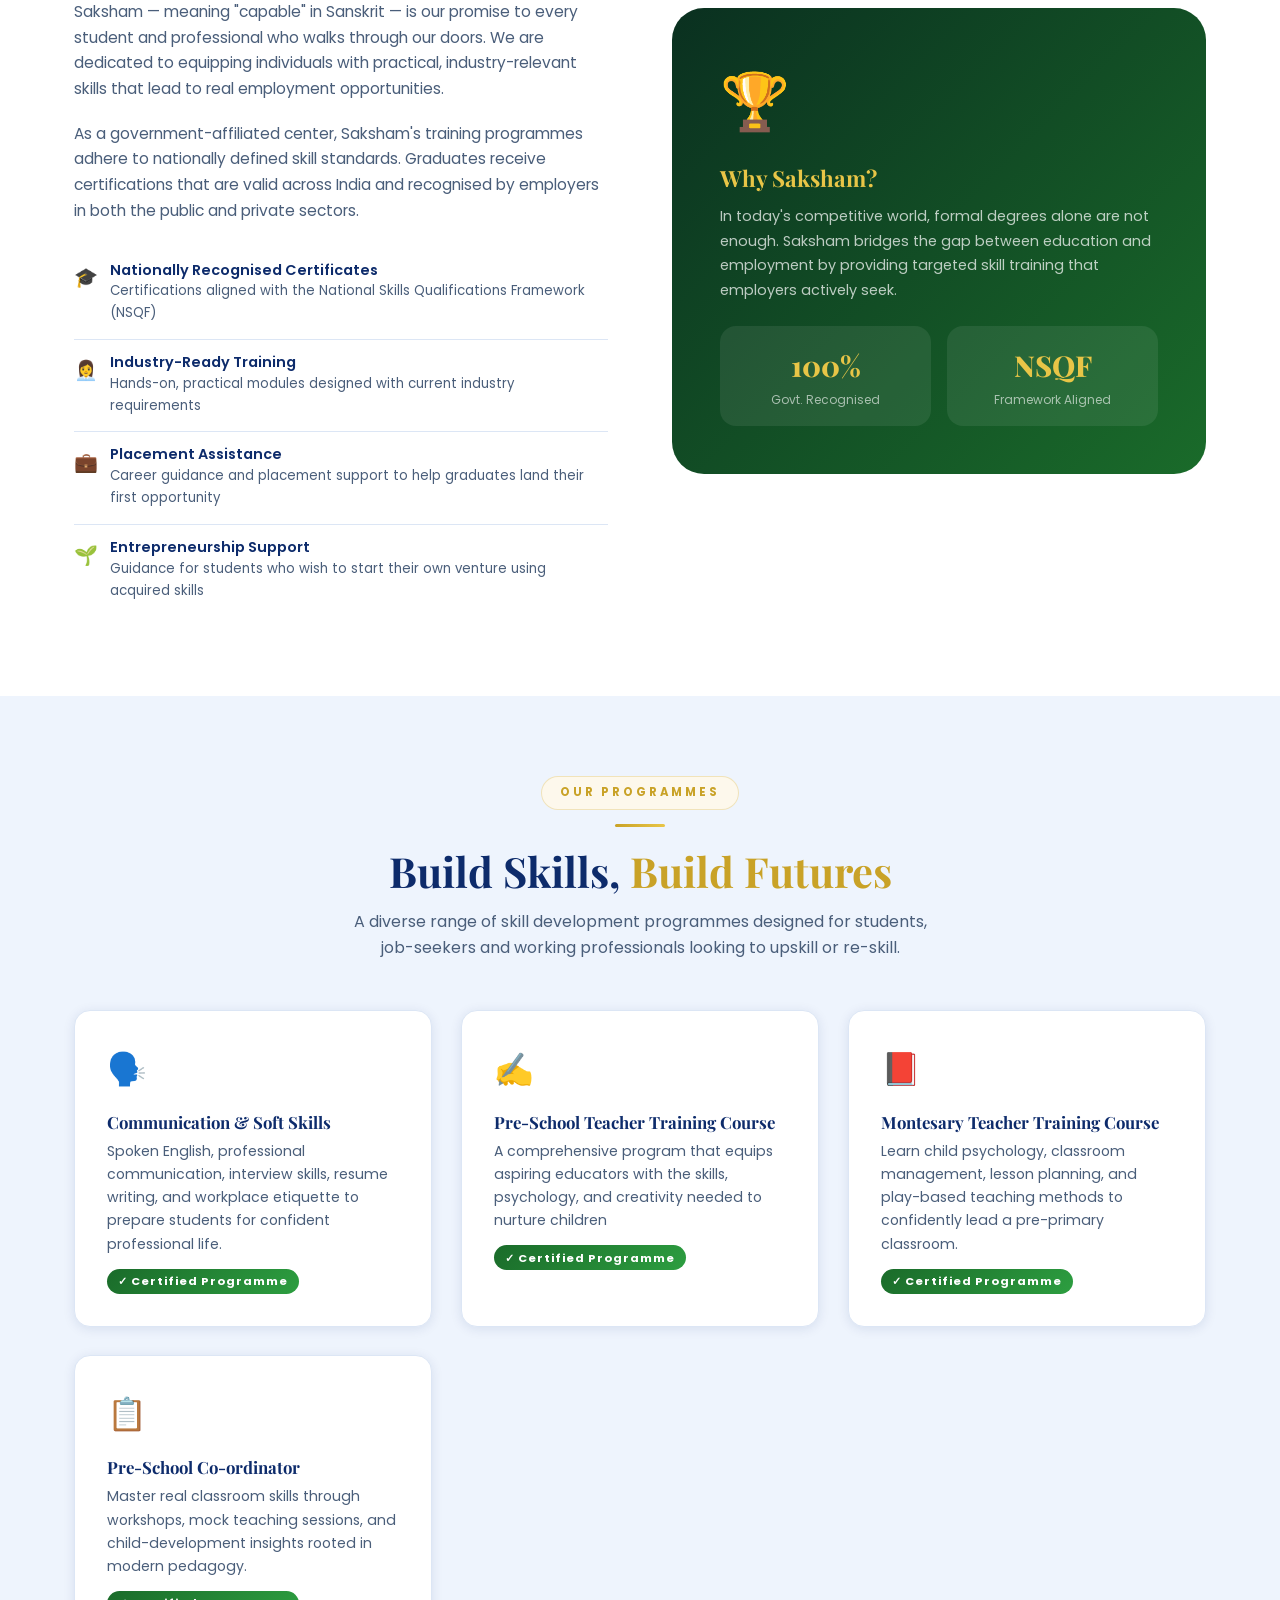
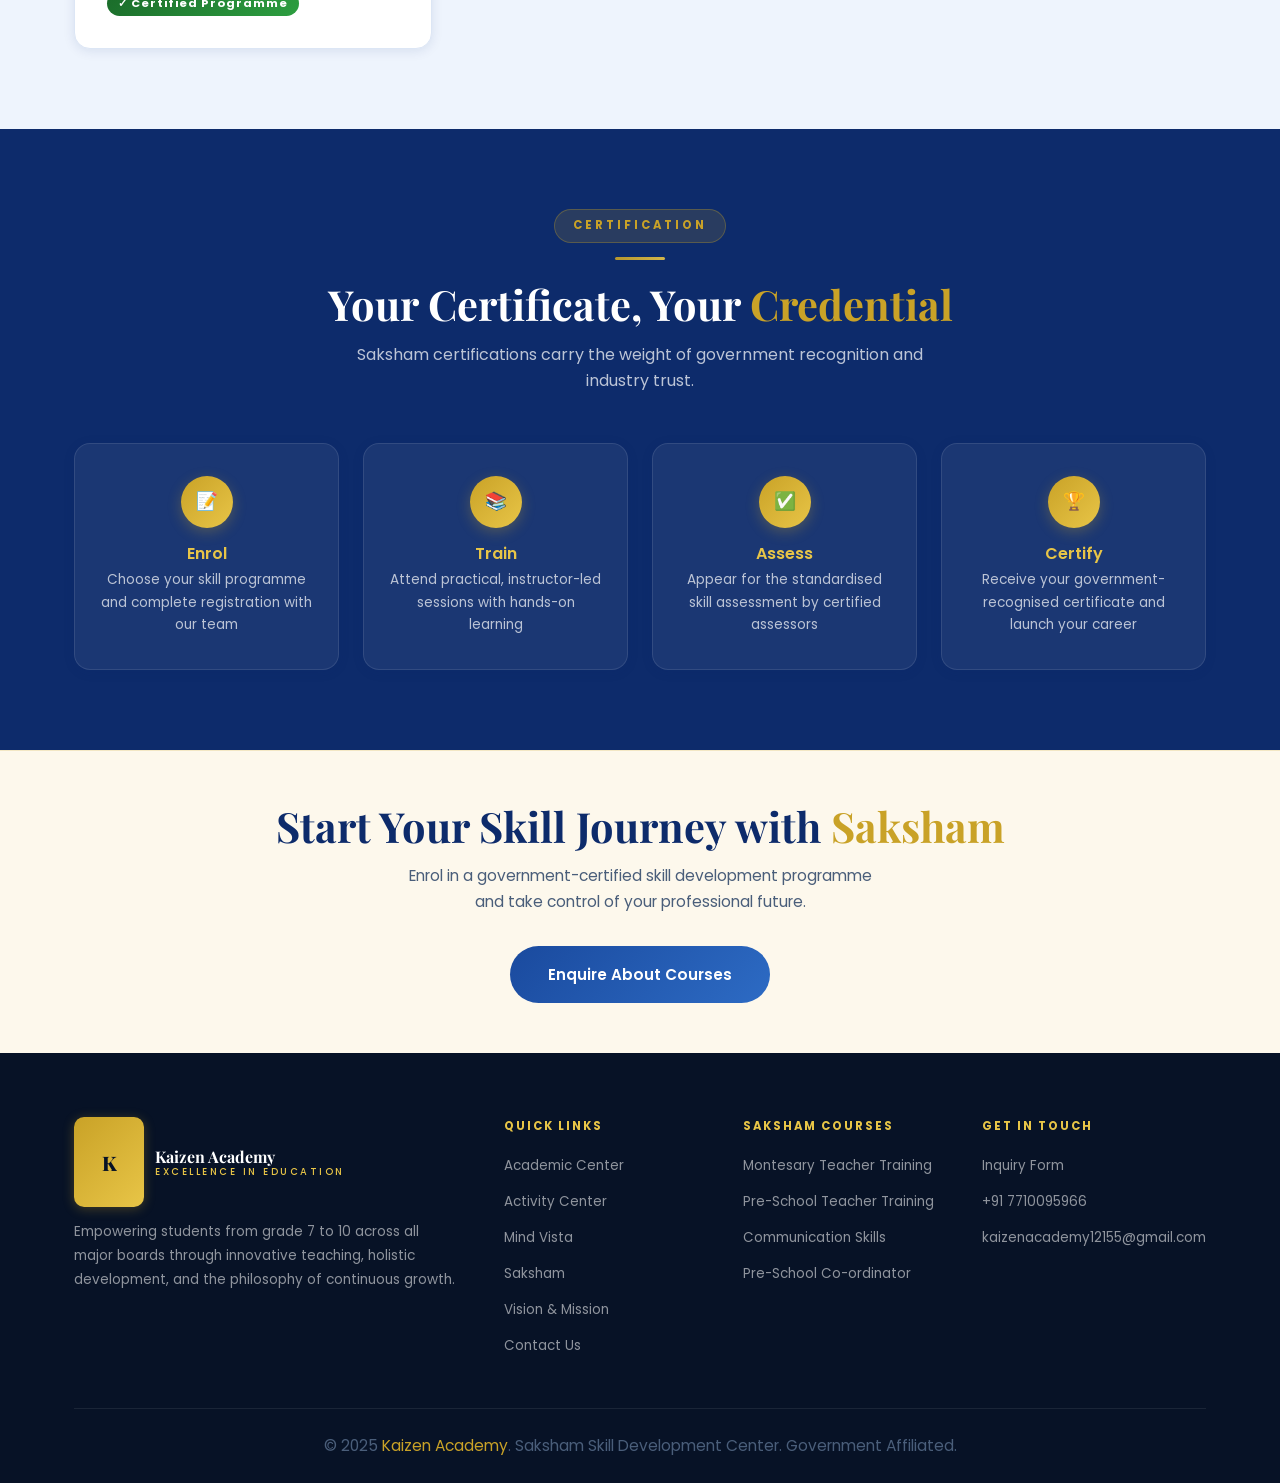
<file: saksham.html>
<!DOCTYPE html>
<html lang="en">
<head>
<meta charset="UTF-8"/>
<meta name="viewport" content="width=device-width,initial-scale=1.0"/>
<title>Saksham Skill Development Center</title>
<link rel="stylesheet" href="styles.css"/>
<style>
.skill-card{background:var(--white);border:1px solid var(--border);border-radius:var(--radius);padding:2rem;box-shadow:0 2px 12px var(--shadow);transition:all .35s var(--ease);position:relative;overflow:hidden;}
.skill-card::before{content:'';position:absolute;left:0;top:0;bottom:0;width:4px;background:linear-gradient(180deg,var(--gold),var(--gold-light));transform:scaleY(0);transform-origin:bottom;transition:transform .35s var(--ease);}
.skill-card:hover::before{transform:scaleY(1);}
.skill-card:hover{transform:translateX(6px);box-shadow:0 10px 32px var(--shadow-hover);}
.skill-icon{font-size:2rem;margin-bottom:1rem;}
.skill-card h3{color:var(--blue-deep);margin-bottom:.5rem;font-size:1.05rem;}
.skill-card p{font-size:.88rem;}
.cert-tag{display:inline-block;background:linear-gradient(135deg,#1a6b2a,#2d9e40);color:white;border-radius:100px;padding:.2rem .7rem;font-size:.7rem;font-weight:700;letter-spacing:1px;margin-top:.8rem;}
.govt-banner{background:linear-gradient(135deg,#0a3020,#1a6b2a);border-radius:var(--radius-lg);padding:2.5rem;color:white;text-align:center;position:relative;overflow:hidden;}
.govt-banner::before{content:'';position:absolute;top:-40px;right:-40px;width:200px;height:200px;border:1px solid rgba(255,255,255,.1);border-radius:50%;}
.govt-banner::after{content:'';position:absolute;bottom:-60px;left:-60px;width:250px;height:250px;border:1px solid rgba(255,255,255,.08);border-radius:50%;}
.benefit-item{display:flex;gap:.75rem;align-items:flex-start;padding:.9rem 0;border-bottom:1px solid var(--border);}
.benefit-item:last-child{border-bottom:none;}
.benefit-item .bi-icon{font-size:1.2rem;flex-shrink:0;margin-top:.05rem;}
.benefit-item h4{font-size:.9rem;color:var(--blue-deep);margin-bottom:.1rem;font-family:'Poppins',sans-serif;}
.benefit-item p{font-size:.83rem;}
</style>
</head>
<body>

<nav class="navbar" id="navbar">
  <div class="nav-wrap">
    <a href="index.html" class="nav-logo">
        <div class="logo-mark"><img src="logokaizennobg.png" alt="logo">
</div>
      <div class="logo-text"><span class="name">Kaizen Academy</span><span class="tagline">Excellence in Education</span></div>
    </a>
    <ul class="nav-menu">
      <li><a href="index.html">Academic Center</a></li>
      <li><a href="activity.html">Activity Center</a></li>
      <li><a href="mindvista.html">Mind Vista</a></li>
      <li><a href="saksham.html" class="active">Saksham</a></li>
      <li><a href="vision.html">Vision &amp; Mission</a></li>
      <li class="nav-cta"><a href="contact.html">Contact Us</a></li>
    </ul>
    <button class="hamburger" onclick="toggleMenu()">&#9776;</button>
  </div>
</nav>
<div class="nav-drawer" id="navDrawer">
  <a href="index.html">🎓 Academic Center</a>
  <a href="activity.html">🎨 Activity Center</a>
  <a href="mindvista.html">🌍 Mind Vista</a>
  <a href="saksham.html">🏆 Saksham</a>
  <a href="vision.html">⭐ Vision &amp; Mission</a>
  <a href="contact.html">📞 Contact Us</a>
</div>

<!-- HERO -->
<section class="hero">
  <div class="hero-bg" style="background:linear-gradient(135deg,#071226 0%,#0d3b20 50%,#1a6b2a 100%);"></div>
  <div class="hero-orb" style="width:520px;height:520px;top:-120px;right:-110px;background:radial-gradient(circle,rgba(45,158,64,.15) 0%,transparent 70%);"></div>
  <div class="hero-orb" style="width:360px;height:360px;bottom:-80px;left:-80px;background:radial-gradient(circle,rgba(201,162,39,.1) 0%,transparent 70%);animation-delay:2.5s;"></div>
  <div class="geo-shape" style="width:270px;height:270px;top:15%;right:7%;animation-duration:34s;"></div>
  <div class="particles"></div>
  <div class="hero-content-wrap" style="grid-template-columns:1fr;">
    <div class="hero-left" style="max-width:740px;">
      <div class="hero-badge">🏆 Government Affiliated Skill Development</div>
      <h1 class="hero-title">Saksham <span class="gold-text">Skill Development</span> Center</h1>
      <p class="hero-desc">Empowering individuals with job-ready skills and nationally recognised certifications. Saksham is affiliated with the Government of India's skill development mission — your gateway to meaningful employment and entrepreneurship.</p>
      <div class="hero-actions">
        <a href="#skills" class="btn btn-gold btn-lg">Explore Courses</a>
        <a href="contact.html" class="btn btn-outline btn-lg">Enrol Today →</a>
      </div>
    </div>
  </div>
</section>

<!-- GOVT AFFILIATION BANNER -->
<section class="section-sm" style="background:var(--off-white);border-bottom:1px solid var(--border);">
  <div class="container">
    <div class="reveal">
      <div class="govt-banner">
        <div style="position:relative;z-index:2;">
          <div style="font-size:3rem;margin-bottom:.8rem;">🇮🇳</div>
          <h2 style="color:var(--gold-light);margin-bottom:.6rem;font-size:1.6rem;">Government Affiliated &amp; Certified</h2>
          <p style="color:rgba(255,255,255,.75);max-width:600px;margin:0 auto 1.5rem;font-size:.95rem;">Saksham Skill Development Center operates under the umbrella of India's national skill development framework. Our certifications are nationally recognised and respected by employers across industries.</p>
          <div style="display:inline-flex;align-items:center;gap:.7rem;background:rgba(255,255,255,.12);border:1px solid rgba(255,255,255,.25);border-radius:var(--radius);padding:1rem 1.8rem;color:white;font-weight:700;font-size:.9rem;">
            <span style="font-size:1.5rem;">✅</span>
            Affiliated with Government of India Skill Development Initiative
          </div>
        </div>
      </div>
    </div>
  </div>
</section>

<!-- ABOUT -->
<section class="section">
  <div class="container">
    <div class="feature-row">
      <div class="reveal">
        <div class="section-label">About Saksham</div>
        <div class="gold-divider"></div>
        <h2 class="section-title">Skills That <span class="accent">Open Doors</span></h2>
        <p style="color:var(--text-mid);margin-bottom:1.2rem;">
          Saksham — meaning "capable" in Sanskrit — is our promise to every student and professional who walks through our doors. We are dedicated to equipping individuals with practical, industry-relevant skills that lead to real employment opportunities.
        </p>
        <p style="color:var(--text-mid);margin-bottom:1.5rem;">
          As a government-affiliated center, Saksham's training programmes adhere to nationally defined skill standards. Graduates receive certifications that are valid across India and recognised by employers in both the public and private sectors.
        </p>
        <div>
          <div class="benefit-item">
            <div class="bi-icon">🎓</div>
            <div><h4>Nationally Recognised Certificates</h4><p>Certifications aligned with the National Skills Qualifications Framework (NSQF)</p></div>
          </div>
          <div class="benefit-item">
            <div class="bi-icon">👩‍💼</div>
            <div><h4>Industry-Ready Training</h4><p>Hands-on, practical modules designed with current industry requirements</p></div>
          </div>
          <div class="benefit-item">
            <div class="bi-icon">💼</div>
            <div><h4>Placement Assistance</h4><p>Career guidance and placement support to help graduates land their first opportunity</p></div>
          </div>
          <div class="benefit-item">
            <div class="bi-icon">🌱</div>
            <div><h4>Entrepreneurship Support</h4><p>Guidance for students who wish to start their own venture using acquired skills</p></div>
          </div>
        </div>
      </div>
      <div class="reveal d2" style="position:relative;">
        <div style="background:linear-gradient(135deg,#0a3020,#1a6b2a);border-radius:var(--radius-xl);padding:3rem;color:white;">
          <div style="font-size:3.5rem;margin-bottom:1rem;">🏆</div>
          <h3 style="color:var(--gold-light);margin-bottom:.8rem;">Why Saksham?</h3>
          <p style="color:rgba(255,255,255,.72);font-size:.9rem;line-height:1.7;margin-bottom:1.5rem;">In today's competitive world, formal degrees alone are not enough. Saksham bridges the gap between education and employment by providing targeted skill training that employers actively seek.</p>
          <div style="display:grid;grid-template-columns:1fr 1fr;gap:1rem;">
            <div style="background:rgba(255,255,255,.08);border-radius:var(--radius);padding:1rem;text-align:center;">
              <div style="font-size:1.8rem;font-weight:800;color:var(--gold-light);font-family:'Playfair Display',serif;">100%</div>
              <div style="font-size:.75rem;color:rgba(255,255,255,.6);">Govt. Recognised</div>
            </div>
            <div style="background:rgba(255,255,255,.08);border-radius:var(--radius);padding:1rem;text-align:center;">
              <div style="font-size:1.8rem;font-weight:800;color:var(--gold-light);font-family:'Playfair Display',serif;">NSQF</div>
              <div style="font-size:.75rem;color:rgba(255,255,255,.6);">Framework Aligned</div>
            </div>
          </div>
        </div>
      </div>
    </div>
  </div>
</section>

<!-- SKILLS / COURSES -->
<section class="section bg-light" id="skills">
  <div class="container">
    <div class="text-center reveal">
      <div class="section-label">Our Programmes</div>
      <div class="gold-divider center"></div>
      <h2 class="section-title">Build Skills, <span class="accent">Build Futures</span></h2>
      <p class="section-lead">A diverse range of skill development programmes designed for students, job-seekers and working professionals looking to upskill or re-skill.</p>
    </div>
    <div class="card-grid-3">
      <div class="skill-card reveal d3">
        <div class="skill-icon">🗣️</div>
        <h3>Communication &amp; Soft Skills</h3>
        <p>Spoken English, professional communication, interview skills, resume writing, and workplace etiquette to prepare students for confident professional life.</p>
        <div class="cert-tag">✓ Certified Programme</div>
      </div>
      <div class="skill-card reveal d1">
        <div class="skill-icon"> ✍️</div>
        <h3>Pre-School Teacher Training Course</h3>
        <p>A comprehensive program that equips aspiring educators with the skills, psychology, and creativity needed to nurture children</p>
        <div class="cert-tag">✓ Certified Programme</div>
      </div>
      <div class="skill-card reveal d2">
        <div class="skill-icon">📕</div>
        <h3>Montesary Teacher Training Course</h3>
        <p>Learn child psychology, classroom management, lesson planning, and play-based teaching methods to confidently lead a pre-primary classroom.</p>
        <div class="cert-tag">✓ Certified Programme</div>
      </div>
      <div class="skill-card reveal d3">
        <div class="skill-icon">📋</div>
        <h3>Pre-School Co-ordinator</h3>
        <p>Master real classroom skills through workshops, mock teaching sessions, and child-development insights rooted in modern pedagogy.</p>
        <div class="cert-tag">✓ Certified Programme</div>
    </div>
  </div>
</section>

<!-- CERTIFICATION SECTION -->
<section class="section bg-deep">
  <div class="container text-on-dark">
    <div class="text-center reveal" style="margin-bottom:3rem;">
      <div class="section-label">Certification</div>
      <div class="gold-divider center"></div>
      <h2 class="section-title" style="color:white;">Your Certificate, Your <span class="accent">Credential</span></h2>
      <p class="section-lead" style="max-width:580px;">Saksham certifications carry the weight of government recognition and industry trust.</p>
    </div>
    <div class="steps-grid">
      <div class="step-card reveal d1" style="background:rgba(255,255,255,.06);border-color:rgba(255,255,255,.1);">
        <div class="step-num">📝</div>
        <h4 style="color:var(--gold-light);">Enrol</h4>
        <p style="color:rgba(255,255,255,.7);">Choose your skill programme and complete registration with our team</p>
      </div>
      <div class="step-card reveal d2" style="background:rgba(255,255,255,.06);border-color:rgba(255,255,255,.1);">
        <div class="step-num">📚</div>
        <h4 style="color:var(--gold-light);">Train</h4>
        <p style="color:rgba(255,255,255,.7);">Attend practical, instructor-led sessions with hands-on learning</p>
      </div>
      <div class="step-card reveal d3" style="background:rgba(255,255,255,.06);border-color:rgba(255,255,255,.1);">
        <div class="step-num">✅</div>
        <h4 style="color:var(--gold-light);">Assess</h4>
        <p style="color:rgba(255,255,255,.7);">Appear for the standardised skill assessment by certified assessors</p>
      </div>
      <div class="step-card reveal d4" style="background:rgba(255,255,255,.06);border-color:rgba(255,255,255,.1);">
        <div class="step-num">🏆</div>
        <h4 style="color:var(--gold-light);">Certify</h4>
        <p style="color:rgba(255,255,255,.7);">Receive your government-recognised certificate and launch your career</p>
      </div>
    </div>
  </div>
</section>

<!-- CTA -->
<section class="section-sm" style="background:var(--gold-pale);border-top:1px solid rgba(201,162,39,.2);">
  <div class="container text-center">
    <div class="reveal">
      <h2 style="color:var(--blue-deep);margin-bottom:.8rem;">Start Your Skill Journey with <span style="color:var(--gold);">Saksham</span></h2>
      <p style="color:var(--text-mid);max-width:480px;margin:0 auto 2rem;">Enrol in a government-certified skill development programme and take control of your professional future.</p>
      <a href="contact.html" class="btn btn-primary btn-lg">Enquire About Courses</a>
    </div>
  </div>
</section>

<!-- FOOTER -->
<footer>
  <div class="container">
    <div class="footer-grid">
      <div class="footer-about">
        <a href="index.html" class="nav-logo" style="display:inline-flex;">
          <div class="logo-mark">K</div>
          <div class="logo-text"><span class="name">Kaizen Academy</span><span class="tagline">Excellence in Education</span></div>
        </a>
        <p>Empowering students from grade 7 to 10 across all major boards through innovative teaching, holistic development, and the philosophy of continuous growth.</p>
      </div>
      <div class="footer-col">
        <h5>Quick Links</h5>
        <ul>
          <li><a href="index.html">Academic Center</a></li>
          <li><a href="activity.html">Activity Center</a></li>
          <li><a href="mindvista.html">Mind Vista</a></li>
          <li><a href="saksham.html">Saksham</a></li>
          <li><a href="vision.html">Vision &amp; Mission</a></li>
          <li><a href="contact.html">Contact Us</a></li>
        </ul>
      </div>
      <div class="footer-col">
        <h5>Saksham Courses</h5>
        <ul>
          <li><a href="#skills">Montesary Teacher Training</a></li>
          <li><a href="#skills">Pre-School Teacher Training </a></li>
          <li><a href="#skills">Communication Skills</a></li>
          <li><a href="#skills">Pre-School Co-ordinator</a></li>
         
        </ul>
      </div>
      <div class="footer-col">
        <h5>Get in Touch</h5>
         <ul>
          <li><a href="contact.html">Inquiry Form</a></li>
          <li><a href="tel:+917710095966">+91 7710095966</a></li>
          <li><a href="mailto:kaizenacademy12155@gmail.com">kaizenacademy12155@gmail.com</a></li>
        </ul>
      </div>
    </div>
    <div class="footer-bottom">
      <p>&copy; 2025 <span class="gold">Kaizen Academy</span>. Saksham Skill Development Center. Government Affiliated.</p>
    </div>
  </div>
</footer>

<script src="script.js"></script>
</body>
</html>
</file>
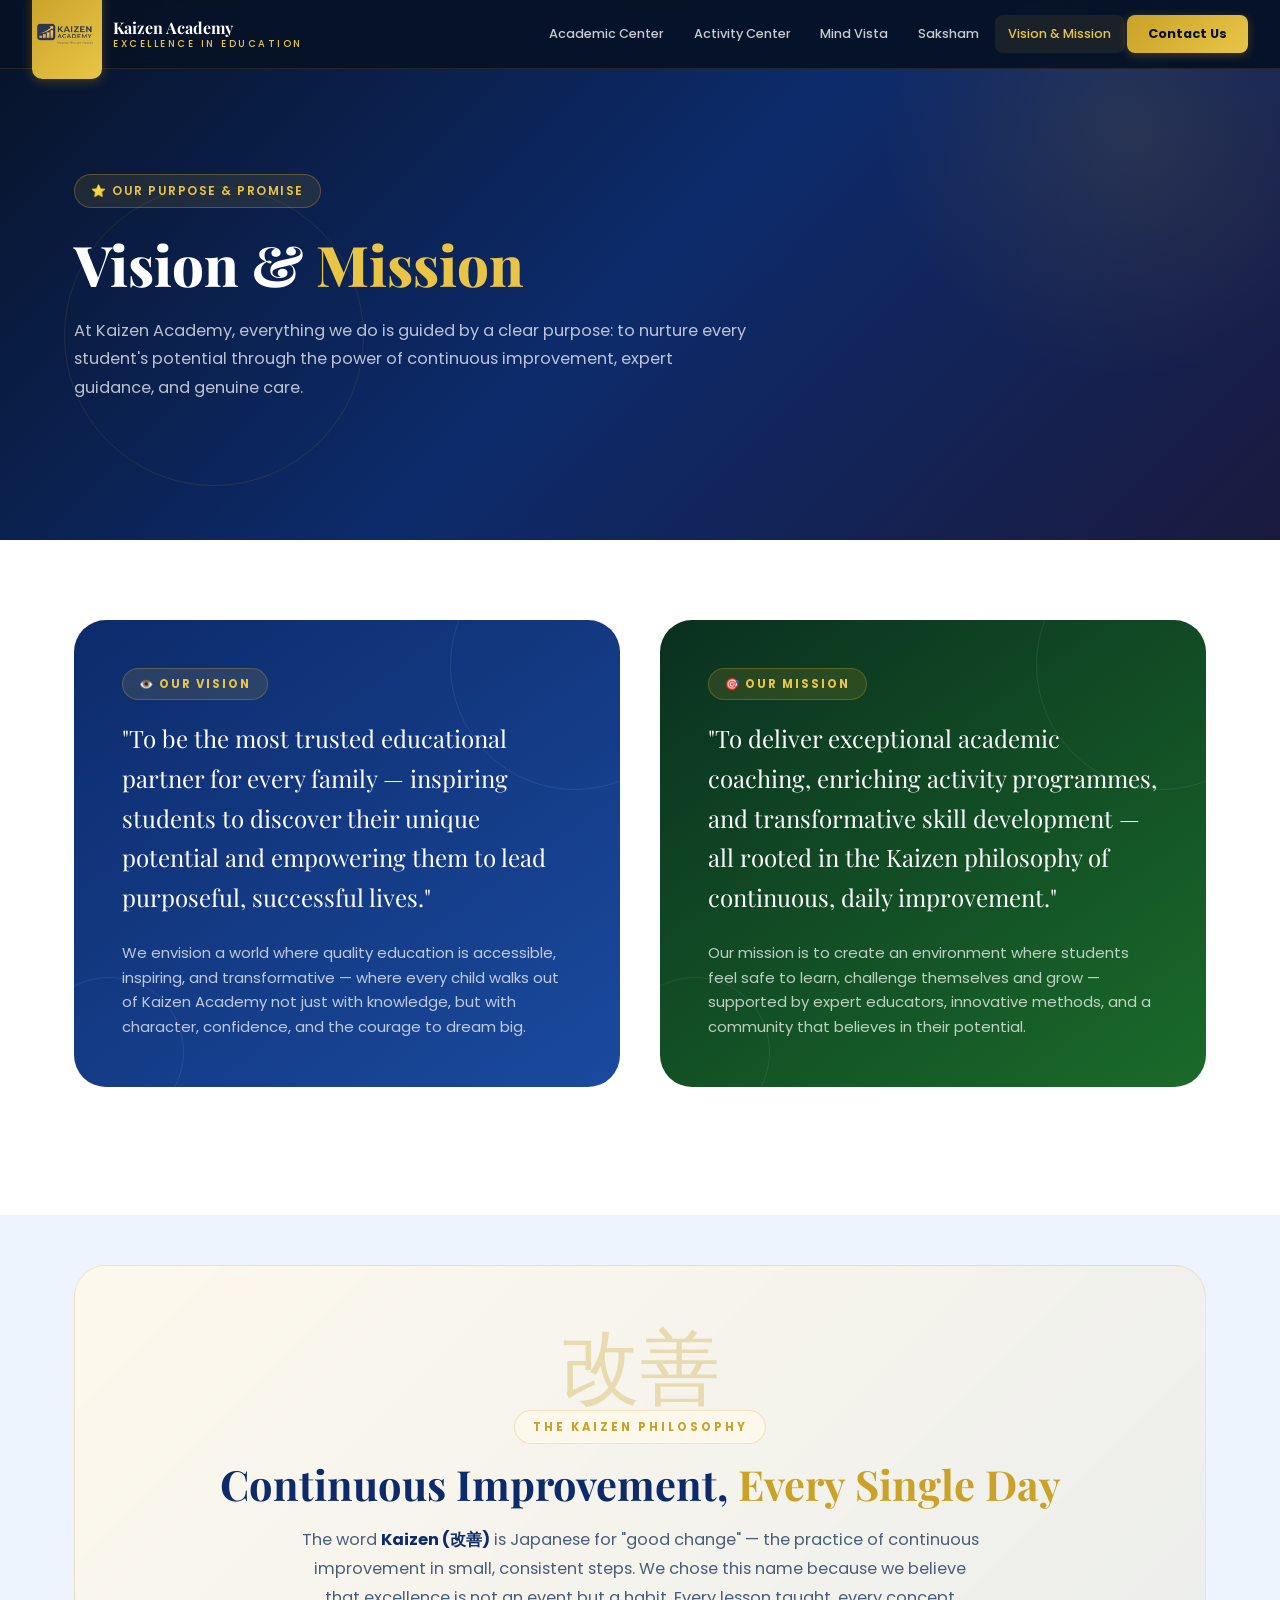
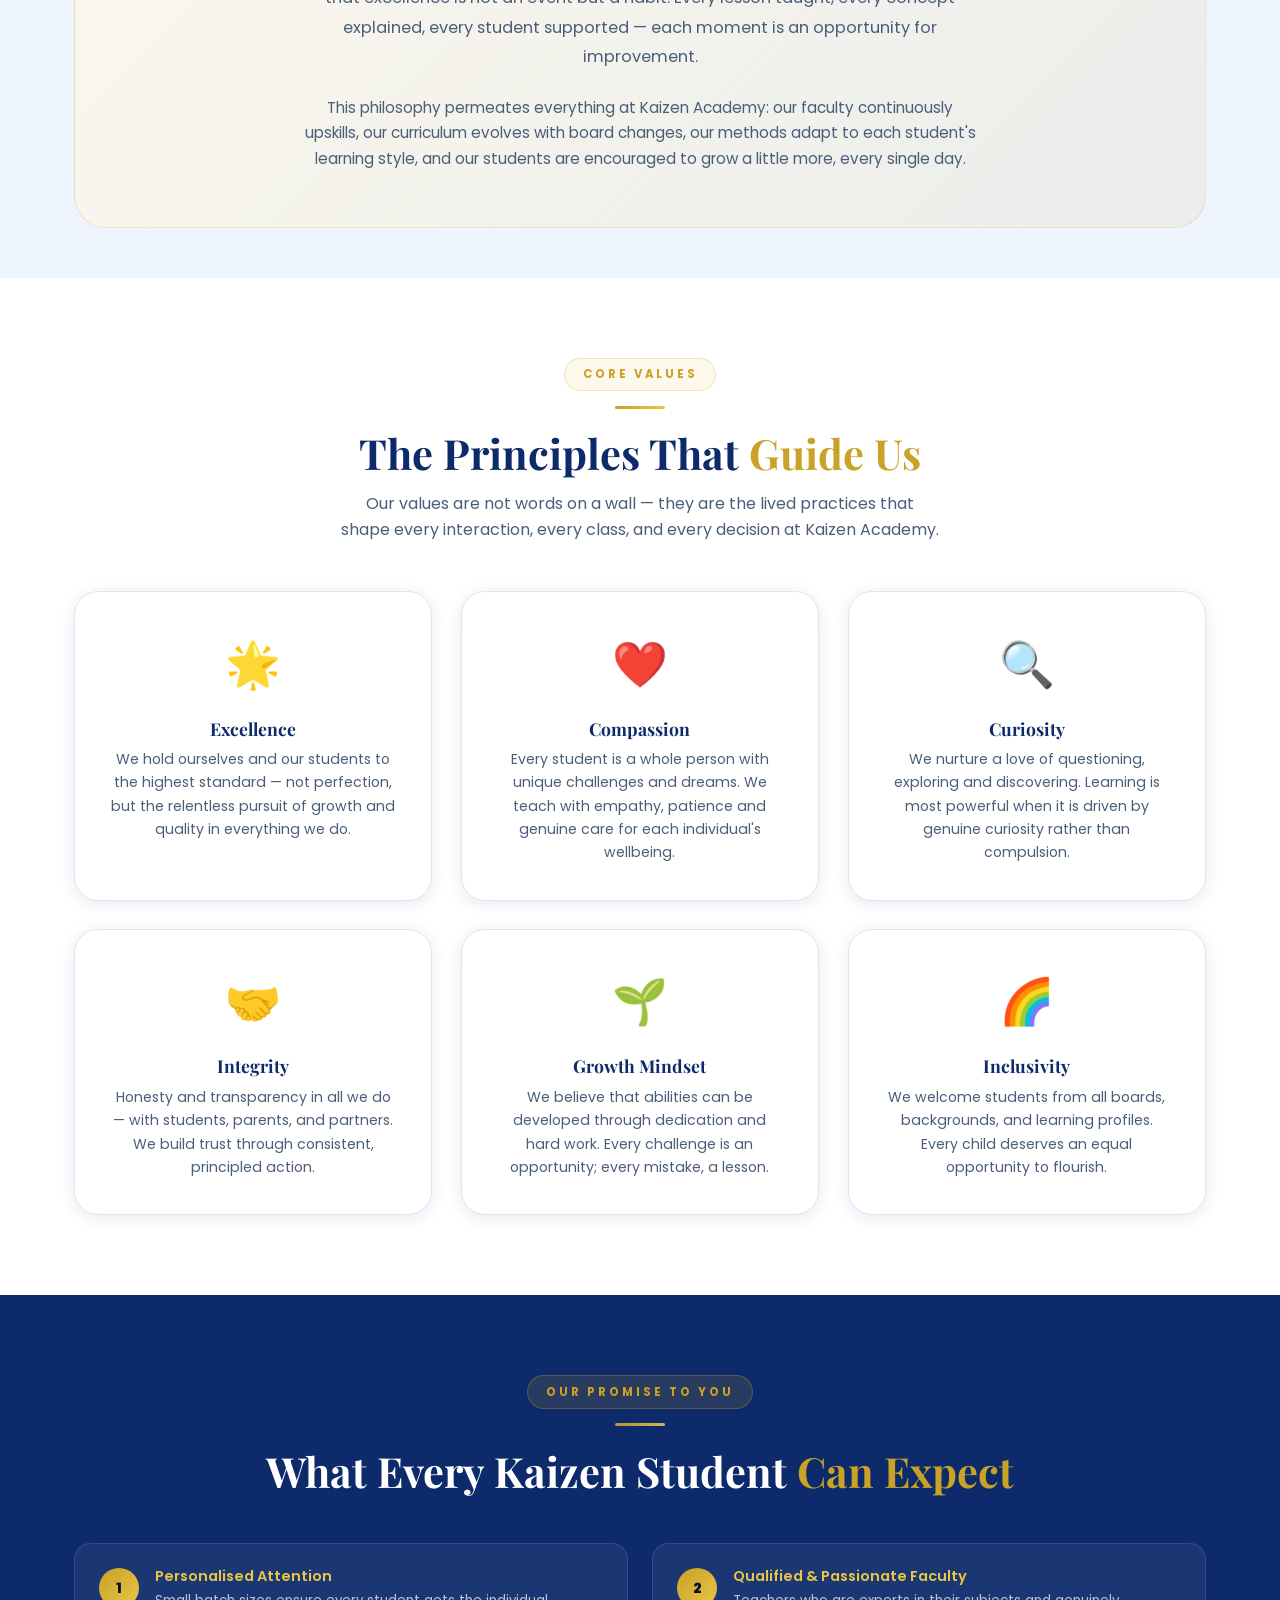
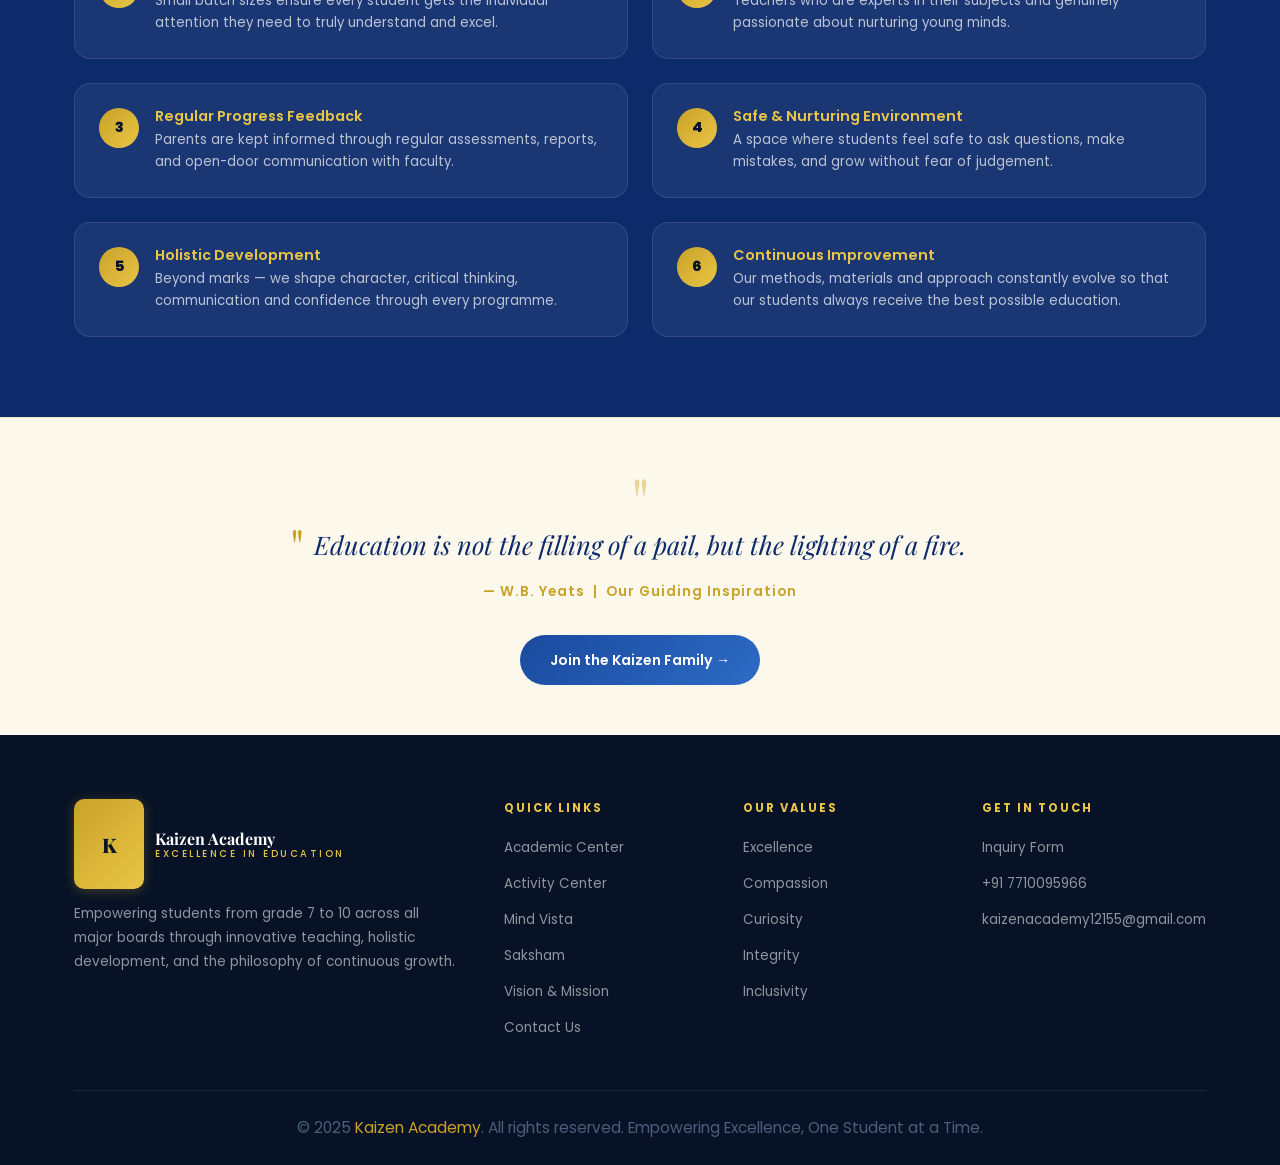
<file: vision.html>
<!DOCTYPE html>
<html lang="en">
<head>
<meta charset="UTF-8"/>
<meta name="viewport" content="width=device-width,initial-scale=1.0"/>
<title>Vision &amp; Mission – Kaizen Academy</title>
<link rel="stylesheet" href="styles.css"/>
<style>
.vm-card{border-radius:var(--radius-xl);padding:3rem;position:relative;overflow:hidden;}
.vm-card.vision{background:linear-gradient(145deg,var(--blue-deep),var(--blue-mid));}
.vm-card.mission{background:linear-gradient(145deg,#0a3020,#1a6b2a);}
.vm-deco{position:absolute;border-radius:50%;border:1px solid rgba(255,255,255,.08);}
.vm-label{display:inline-block;background:rgba(201,162,39,.15);border:1px solid rgba(201,162,39,.3);border-radius:100px;padding:.35rem 1rem;font-size:.72rem;font-weight:700;letter-spacing:2px;text-transform:uppercase;color:var(--gold-light);margin-bottom:1.2rem;}
.vm-statement{font-family:'Playfair Display',serif;font-size:clamp(1.1rem,2.5vw,1.5rem);color:var(--white);line-height:1.65;margin-bottom:1.5rem;}
.vm-card p{color:rgba(255,255,255,.72);font-size:.93rem;}
.value-row{display:grid;grid-template-columns:repeat(3,1fr);gap:1.8rem;}
.val-card{background:var(--white);border:1px solid var(--border);border-radius:var(--radius-lg);padding:2.2rem;text-align:center;box-shadow:0 3px 16px var(--shadow);transition:all .35s var(--ease);}
.val-card:hover{transform:translateY(-8px);box-shadow:0 16px 40px var(--shadow-hover);}
.val-card .vi{font-size:2.8rem;margin-bottom:1rem;}
.val-card h3{color:var(--blue-deep);font-size:1.1rem;margin-bottom:.6rem;}
.val-card p{font-size:.88rem;}
.philosophy-box{background:linear-gradient(135deg,var(--gold-pale),rgba(201,162,39,.08));border:1px solid rgba(201,162,39,.2);border-radius:var(--radius-xl);padding:3.5rem;text-align:center;}
.kaizen-char{font-size:5rem;color:var(--gold);opacity:.3;font-family:'Playfair Display',serif;line-height:1;}
.promise-grid{display:grid;grid-template-columns:1fr 1fr;gap:1.5rem;}
.promise-item{display:flex;gap:1rem;align-items:flex-start;padding:1.5rem;background:var(--off-white);border:1px solid var(--border);border-radius:var(--radius);transition:all .3s var(--ease);}
.promise-item:hover{background:white;box-shadow:0 6px 24px var(--shadow-hover);transform:translateY(-3px);}
.promise-item .pi-num{width:40px;height:40px;background:linear-gradient(135deg,var(--gold),var(--gold-light));border-radius:50%;display:flex;align-items:center;justify-content:center;font-weight:800;font-size:.9rem;color:var(--blue-dark);flex-shrink:0;}
.promise-item h4{color:var(--blue-deep);margin-bottom:.25rem;font-size:.9rem;}
.promise-item p{font-size:.83rem;}
@media(max-width:768px){.value-row{grid-template-columns:1fr;}.promise-grid{grid-template-columns:1fr;}}
@media(max-width:580px){.value-row{grid-template-columns:1fr 1fr;}}
</style>
</head>
<body>

<nav class="navbar" id="navbar">
  <div class="nav-wrap">
    <a href="index.html" class="nav-logo">
       <div class="logo-mark"><img src="logokaizennobg.png" alt="logo">
</div>
      <div class="logo-text"><span class="name">Kaizen Academy</span><span class="tagline">Excellence in Education</span></div>
    </a>
    <ul class="nav-menu">
      <li><a href="index.html">Academic Center</a></li>
      <li><a href="activity.html">Activity Center</a></li>
      <li><a href="mindvista.html">Mind Vista</a></li>
      <li><a href="saksham.html">Saksham</a></li>
      <li><a href="vision.html" class="active">Vision &amp; Mission</a></li>
      <li class="nav-cta"><a href="contact.html">Contact Us</a></li>
    </ul>
    <button class="hamburger" onclick="toggleMenu()">&#9776;</button>
  </div>
</nav>
<div class="nav-drawer" id="navDrawer">
  <a href="index.html">🎓 Academic Center</a>
  <a href="activity.html">🎨 Activity Center</a>
  <a href="mindvista.html">🌍 Mind Vista</a>
  <a href="saksham.html">🏆 Saksham</a>
  <a href="vision.html">⭐ Vision &amp; Mission</a>
  <a href="contact.html">📞 Contact Us</a>
</div>

<!-- HERO -->
<section class="hero" style="min-height:60vh;">
  <div class="hero-bg" style="background:linear-gradient(135deg,#071226 0%,#0d2b6b 50%,#1a1a3e 100%);"></div>
  <div class="hero-orb" style="width:500px;height:500px;top:-120px;right:-100px;background:radial-gradient(circle,rgba(201,162,39,.12) 0%,transparent 70%);"></div>
  <div class="geo-shape" style="width:300px;height:300px;bottom:10%;left:5%;animation-duration:40s;"></div>
  <div class="particles"></div>
  <div class="hero-content-wrap" style="grid-template-columns:1fr;padding:3rem 1.5rem;">
    <div class="hero-left" style="max-width:680px;">
      <div class="hero-badge">⭐ Our Purpose &amp; Promise</div>
      <h1 class="hero-title">Vision &amp; <span class="gold-text">Mission</span></h1>
      <p class="hero-desc">At Kaizen Academy, everything we do is guided by a clear purpose: to nurture every student's potential through the power of continuous improvement, expert guidance, and genuine care.</p>
    </div>
  </div>
</section>

<!-- VISION & MISSION CARDS -->
<section class="section">
  <div class="container">
    <div class="card-grid-2" style="gap:2.5rem;margin-bottom:3rem;">

      <div class="vm-card vision reveal">
        <div class="vm-deco" style="width:250px;height:250px;top:-80px;right:-80px;"></div>
        <div class="vm-deco" style="width:150px;height:150px;bottom:-40px;left:-40px;"></div>
        <div style="position:relative;z-index:2;">
          <div class="vm-label">👁️ Our Vision</div>
          <div class="vm-statement">
            "To be the most trusted educational partner for every family — inspiring students to discover their unique potential and empowering them to lead purposeful, successful lives."
          </div>
          <p>We envision a world where quality education is accessible, inspiring, and transformative — where every child walks out of Kaizen Academy not just with knowledge, but with character, confidence, and the courage to dream big.</p>
        </div>
      </div>

      <div class="vm-card mission reveal d2">
        <div class="vm-deco" style="width:250px;height:250px;top:-80px;right:-80px;"></div>
        <div class="vm-deco" style="width:150px;height:150px;bottom:-40px;left:-40px;"></div>
        <div style="position:relative;z-index:2;">
          <div class="vm-label">🎯 Our Mission</div>
          <div class="vm-statement">
            "To deliver exceptional academic coaching, enriching activity programmes, and transformative skill development — all rooted in the Kaizen philosophy of continuous, daily improvement."
          </div>
          <p>Our mission is to create an environment where students feel safe to learn, challenge themselves and grow — supported by expert educators, innovative methods, and a community that believes in their potential.</p>
        </div>
      </div>

    </div>
  </div>
</section>

<!-- PHILOSOPHY -->
<section class="section-sm bg-light">
  <div class="container">
    <div class="philosophy-box reveal">
      <div class="kaizen-char">改善</div>
      <div class="section-label" style="margin-top:.5rem;">The Kaizen Philosophy</div>
      <h2 style="color:var(--blue-deep);margin-bottom:1rem;">Continuous Improvement, <span style="color:var(--gold);">Every Single Day</span></h2>
      <p style="max-width:680px;margin:0 auto 1.5rem;font-size:1.02rem;color:var(--text-mid);line-height:1.8;">
        The word <strong style="color:var(--blue-deep);">Kaizen (改善)</strong> is Japanese for "good change" — the practice of continuous improvement in small, consistent steps. We chose this name because we believe that excellence is not an event but a habit. Every lesson taught, every concept explained, every student supported — each moment is an opportunity for improvement.
      </p>
      <p style="max-width:680px;margin:0 auto;font-size:.95rem;color:var(--text-mid);">
        This philosophy permeates everything at Kaizen Academy: our faculty continuously upskills, our curriculum evolves with board changes, our methods adapt to each student's learning style, and our students are encouraged to grow a little more, every single day.
      </p>
    </div>
  </div>
</section>

<!-- CORE VALUES -->
<section class="section">
  <div class="container">
    <div class="text-center reveal">
      <div class="section-label">Core Values</div>
      <div class="gold-divider center"></div>
      <h2 class="section-title">The Principles That <span class="accent">Guide Us</span></h2>
      <p class="section-lead">Our values are not words on a wall — they are the lived practices that shape every interaction, every class, and every decision at Kaizen Academy.</p>
    </div>
    <div class="value-row">
      <div class="val-card reveal d1">
        <div class="vi">🌟</div>
        <h3>Excellence</h3>
        <p>We hold ourselves and our students to the highest standard — not perfection, but the relentless pursuit of growth and quality in everything we do.</p>
      </div>
      <div class="val-card reveal d2">
        <div class="vi">❤️</div>
        <h3>Compassion</h3>
        <p>Every student is a whole person with unique challenges and dreams. We teach with empathy, patience and genuine care for each individual's wellbeing.</p>
      </div>
      <div class="val-card reveal d3">
        <div class="vi">🔍</div>
        <h3>Curiosity</h3>
        <p>We nurture a love of questioning, exploring and discovering. Learning is most powerful when it is driven by genuine curiosity rather than compulsion.</p>
      </div>
      <div class="val-card reveal d1">
        <div class="vi">🤝</div>
        <h3>Integrity</h3>
        <p>Honesty and transparency in all we do — with students, parents, and partners. We build trust through consistent, principled action.</p>
      </div>
      <div class="val-card reveal d2">
        <div class="vi">🌱</div>
        <h3>Growth Mindset</h3>
        <p>We believe that abilities can be developed through dedication and hard work. Every challenge is an opportunity; every mistake, a lesson.</p>
      </div>
      <div class="val-card reveal d3">
        <div class="vi">🌈</div>
        <h3>Inclusivity</h3>
        <p>We welcome students from all boards, backgrounds, and learning profiles. Every child deserves an equal opportunity to flourish.</p>
      </div>
    </div>
  </div>
</section>

<!-- OUR PROMISE -->
<section class="section bg-deep">
  <div class="container text-on-dark">
    <div class="text-center reveal" style="margin-bottom:3rem;">
      <div class="section-label">Our Promise to You</div>
      <div class="gold-divider center"></div>
      <h2 class="section-title" style="color:white;">What Every Kaizen Student <span class="accent">Can Expect</span></h2>
    </div>
    <div class="promise-grid">
      <div class="promise-item reveal d1" style="background:rgba(255,255,255,.06);border-color:rgba(255,255,255,.1);">
        <div class="pi-num">1</div>
        <div>
          <h4 style="color:var(--gold-light);">Personalised Attention</h4>
          <p style="color:rgba(255,255,255,.7);">Small batch sizes ensure every student gets the individual attention they need to truly understand and excel.</p>
        </div>
      </div>
      <div class="promise-item reveal d2" style="background:rgba(255,255,255,.06);border-color:rgba(255,255,255,.1);">
        <div class="pi-num">2</div>
        <div>
          <h4 style="color:var(--gold-light);">Qualified &amp; Passionate Faculty</h4>
          <p style="color:rgba(255,255,255,.7);">Teachers who are experts in their subjects and genuinely passionate about nurturing young minds.</p>
        </div>
      </div>
      <div class="promise-item reveal d1" style="background:rgba(255,255,255,.06);border-color:rgba(255,255,255,.1);">
        <div class="pi-num">3</div>
        <div>
          <h4 style="color:var(--gold-light);">Regular Progress Feedback</h4>
          <p style="color:rgba(255,255,255,.7);">Parents are kept informed through regular assessments, reports, and open-door communication with faculty.</p>
        </div>
      </div>
      <div class="promise-item reveal d2" style="background:rgba(255,255,255,.06);border-color:rgba(255,255,255,.1);">
        <div class="pi-num">4</div>
        <div>
          <h4 style="color:var(--gold-light);">Safe &amp; Nurturing Environment</h4>
          <p style="color:rgba(255,255,255,.7);">A space where students feel safe to ask questions, make mistakes, and grow without fear of judgement.</p>
        </div>
      </div>
      <div class="promise-item reveal d1" style="background:rgba(255,255,255,.06);border-color:rgba(255,255,255,.1);">
        <div class="pi-num">5</div>
        <div>
          <h4 style="color:var(--gold-light);">Holistic Development</h4>
          <p style="color:rgba(255,255,255,.7);">Beyond marks — we shape character, critical thinking, communication and confidence through every programme.</p>
        </div>
      </div>
      <div class="promise-item reveal d2" style="background:rgba(255,255,255,.06);border-color:rgba(255,255,255,.1);">
        <div class="pi-num">6</div>
        <div>
          <h4 style="color:var(--gold-light);">Continuous Improvement</h4>
          <p style="color:rgba(255,255,255,.7);">Our methods, materials and approach constantly evolve so that our students always receive the best possible education.</p>
        </div>
      </div>
    </div>
  </div>
</section>

<!-- QUOTE -->
<section class="section-sm" style="background:var(--gold-pale);border-top:1px solid rgba(201,162,39,.2);">
  <div class="container text-center">
    <div class="reveal" style="max-width:700px;margin:0 auto;">
      <div style="font-size:4rem;color:var(--gold);opacity:.4;line-height:1;font-family:'Playfair Display',serif;margin-bottom:-.5rem;">"</div>
      <p class="big-quote" style="padding-left:0;font-size:clamp(1.1rem,2.5vw,1.6rem);">Education is not the filling of a pail, but the lighting of a fire.</p>
      <p style="margin-top:1rem;font-size:.85rem;font-weight:600;color:var(--gold);letter-spacing:1px;">— W.B. Yeats &nbsp;|&nbsp; Our Guiding Inspiration</p>
      <div style="margin-top:2rem;">
        <a href="contact.html" class="btn btn-primary">Join the Kaizen Family →</a>
      </div>
    </div>
  </div>
</section>

<!-- FOOTER -->
<footer>
  <div class="container">
    <div class="footer-grid">
      <div class="footer-about">
        <a href="index.html" class="nav-logo" style="display:inline-flex;">
          <div class="logo-mark">K</div>
          <div class="logo-text"><span class="name">Kaizen Academy</span><span class="tagline">Excellence in Education</span></div>
        </a>
        <p>Empowering students from grade 7 to 10 across all major boards through innovative teaching, holistic development, and the philosophy of continuous growth.</p>
      </div>
      <div class="footer-col">
        <h5>Quick Links</h5>
        <ul>
          <li><a href="index.html">Academic Center</a></li>
          <li><a href="activity.html">Activity Center</a></li>
          <li><a href="mindvista.html">Mind Vista</a></li>
          <li><a href="saksham.html">Saksham</a></li>
          <li><a href="vision.html">Vision &amp; Mission</a></li>
          <li><a href="contact.html">Contact Us</a></li>
        </ul>
      </div>
      <div class="footer-col">
        <h5>Our Values</h5>
        <ul>
          <li><a href="#values">Excellence</a></li>
          <li><a href="#values">Compassion</a></li>
          <li><a href="#values">Curiosity</a></li>
          <li><a href="#values">Integrity</a></li>
          <li><a href="#values">Inclusivity</a></li>
        </ul>
      </div>
      <div class="footer-col">
        <h5>Get in Touch</h5>
        <ul>
          <li><a href="contact.html">Inquiry Form</a></li>
          <li><a href="tel:+917710095966">+91 7710095966</a></li>
          <li><a href="mailto:kaizenacademy12155@gmail.com">kaizenacademy12155@gmail.com</a></li>
        </ul>
      </div>
    </div>
    <div class="footer-bottom">
      <p>&copy; 2025 <span class="gold">Kaizen Academy</span>. All rights reserved. Empowering Excellence, One Student at a Time.</p>
    </div>
  </div>
</footer>

<script src="script.js"></script>
</body>
</html>
</file>
<file: styles.css>
@import url('https://fonts.googleapis.com/css2?family=Poppins:wght@300;400;500;600;700;800&family=Playfair+Display:wght@400;600;700;800&display=swap');

:root {
  --blue-dark: #071226;
  --blue-deep: #0d2b6b;
  --blue-mid: #1a4a9e;
  --blue-light: #2d6bc4;
  --blue-sky: #5ba3e8;
  --blue-pale: #eef4fd;
  --gold: #c9a227;
  --gold-light: #e8c547;
  --gold-pale: #fdf8ec;
  --white: #ffffff;
  --off-white: #f8faff;
  --text: #1e2d4a;
  --text-mid: #4a5e7a;
  --text-light: #8a9bb8;
  --border: #dce6f5;
  --shadow: rgba(13,43,107,0.1);
  --shadow-hover: rgba(13,43,107,0.2);
  --shadow-gold: rgba(201,162,39,0.3);
  --radius-sm: 8px;
  --radius: 16px;
  --radius-lg: 24px;
  --radius-xl: 32px;
  --ease: cubic-bezier(0.4,0,0.2,1);
}

*{margin:0;padding:0;box-sizing:border-box;}
html{scroll-behavior:smooth;}
body{font-family:'Poppins',sans-serif;color:var(--text);background:var(--white);overflow-x:hidden;line-height:1.65;}
img{max-width:100%;display:block;}
a{color:inherit;}

h1,h2,h3,h4{font-family:'Playfair Display',serif;line-height:1.2;}
h1{font-size:clamp(2rem,5vw,3.5rem);font-weight:800;}
h2{font-size:clamp(1.6rem,3.5vw,2.6rem);font-weight:700;}
h3{font-size:clamp(1.1rem,2vw,1.4rem);font-weight:700;}
h4{font-size:1rem;font-weight:600;font-family:'Poppins',sans-serif;}
p{font-size:0.97rem;color:var(--text-mid);}

.container{max-width:1180px;margin:0 auto;padding:0 1.5rem;}
.section{padding:80px 0;}
.section-sm{padding:50px 0;}

/* Section headers */
.section-label{display:inline-flex;align-items:center;gap:.4rem;font-size:.72rem;font-weight:700;letter-spacing:3px;text-transform:uppercase;color:var(--gold);background:var(--gold-pale);padding:.4rem 1.1rem;border-radius:100px;margin-bottom:.9rem;border:1px solid rgba(201,162,39,.25);}
.section-title{color:var(--blue-deep);margin-bottom:.8rem;}
.section-title .accent{color:var(--gold);}
.gold-divider{width:50px;height:3px;background:linear-gradient(90deg,var(--gold),var(--gold-light));border-radius:100px;margin-bottom:1.2rem;}
.gold-divider.center{margin-left:auto;margin-right:auto;}
.section-lead{font-size:1rem;color:var(--text-mid);max-width:600px;margin-bottom:3rem;}
.text-center{text-align:center;}
.text-center .section-lead{margin-left:auto;margin-right:auto;}

/* Navbar */
.navbar{position:fixed;top:0;left:0;right:0;z-index:1000;background:rgba(7,18,38,.96);backdrop-filter:blur(20px) saturate(180%);border-bottom:1px solid rgba(201,162,39,.15);transition:box-shadow .3s var(--ease);}
.navbar.scrolled{box-shadow:0 4px 30px rgba(0,0,0,.4);}
.nav-wrap{max-width:1280px;margin:0 auto;height:68px;display:flex;align-items:center;justify-content:space-between;padding:0 2rem;gap:1.5rem;}
.nav-logo{display:flex;align-items:center;gap:.7rem;text-decoration:none;}
.logo-mark{width:70px;height:90px;background:linear-gradient(135deg,var(--gold),var(--gold-light));border-radius:10px;display:flex;align-items:center;justify-content:center;font-family:'Playfair Display',serif;font-size:1.25rem;font-weight:800;color:var(--blue-dark);flex-shrink:0;box-shadow:0 2px 12px var(--shadow-gold);}
.logo-text{line-height:1.15;}
.logo-text .name{display:block;font-family:'Playfair Display',serif;font-size:1rem;font-weight:700;color:var(--white);}
.logo-text .tagline{display:block;font-size:.6rem;color:var(--gold-light);letter-spacing:2.5px;text-transform:uppercase;font-weight:500;}
.nav-menu{display:flex;list-style:none;align-items:center;gap:.15rem;}
.nav-menu a{display:block;text-decoration:none;color:rgba(255,255,255,.78);font-size:.8rem;font-weight:500;padding:.5rem .85rem;border-radius:var(--radius-sm);transition:color .25s,background .25s;white-space:nowrap;}
.nav-menu a:hover,.nav-menu a.active{color:var(--gold-light);background:rgba(201,162,39,.1);}
.nav-cta a{background:linear-gradient(135deg,var(--gold),var(--gold-light))!important;color:var(--blue-dark)!important;font-weight:700!important;padding:.5rem 1.3rem!important;box-shadow:0 2px 10px var(--shadow-gold);}
.nav-cta a:hover{transform:translateY(-1px);box-shadow:0 5px 18px var(--shadow-gold)!important;}
.hamburger{display:none;background:none;border:none;color:white;font-size:1.5rem;cursor:pointer;padding:.4rem;flex-shrink:0;line-height:1;}
.nav-drawer{display:none;position:fixed;top:68px;left:0;right:0;background:rgba(7,18,38,.98);backdrop-filter:blur(20px);border-bottom:1px solid rgba(201,162,39,.15);z-index:999;padding:1rem 1.5rem;}
.nav-drawer.open{display:block;}
.nav-drawer a{display:block;text-decoration:none;color:rgba(255,255,255,.8);padding:.85rem .5rem;border-bottom:1px solid rgba(255,255,255,.07);font-size:.93rem;font-weight:500;transition:color .2s;}
.nav-drawer a:last-child{border-bottom:none;}
.nav-drawer a:hover{color:var(--gold-light);}

/* Hero */
.hero{min-height:100vh;display:flex;align-items:center;position:relative;overflow:hidden;padding-top:68px;}
.hero-bg{position:absolute;inset:0;background:linear-gradient(135deg,var(--blue-dark) 0%,var(--blue-deep) 55%,var(--blue-mid) 100%);}
.hero-orb{position:absolute;border-radius:50%;animation:orb-pulse 8s ease-in-out infinite;}
@keyframes orb-pulse{0%,100%{transform:scale(1) translate(0,0);opacity:.6;}33%{transform:scale(1.1) translate(2%,-3%);opacity:.8;}66%{transform:scale(.95) translate(-2%,2%);opacity:.5;}}
.geo-shape{position:absolute;border:1px solid rgba(201,162,39,.12);border-radius:50%;animation:geo-spin linear infinite;}
@keyframes geo-spin{from{transform:rotate(0deg);}to{transform:rotate(360deg);}}
.particles{position:absolute;inset:0;pointer-events:none;}
.particle{position:absolute;border-radius:50%;background:rgba(201,162,39,.2);animation:rise linear infinite;}
@keyframes rise{0%{transform:translateY(110vh);opacity:0;}5%{opacity:1;}95%{opacity:.4;}100%{transform:translateY(-10vh);opacity:0;}}
.hero-content-wrap{position:relative;z-index:5;width:100%;max-width:1180px;margin:0 auto;padding:4rem 1.5rem;display:grid;grid-template-columns:1fr 1fr;gap:4rem;align-items:center;}
.hero-badge{display:inline-flex;align-items:center;gap:.5rem;background:rgba(201,162,39,.12);border:1px solid rgba(201,162,39,.35);border-radius:100px;padding:.4rem 1rem;font-size:.75rem;font-weight:600;letter-spacing:1.5px;color:var(--gold-light);text-transform:uppercase;margin-bottom:1.4rem;animation:fadeInDown .8s var(--ease) both;}
.hero-title{color:var(--white);margin-bottom:1.2rem;animation:fadeInUp .9s var(--ease) .15s both;}
.hero-title .gold-text{color:var(--gold-light);}
.hero-desc{color:rgba(255,255,255,.72);font-size:1.02rem;line-height:1.75;margin-bottom:2rem;animation:fadeInUp .9s var(--ease) .3s both;}
.hero-actions{display:flex;gap:1rem;flex-wrap:wrap;animation:fadeInUp .9s var(--ease) .45s both;}
.hero-right{animation:fadeIn 1s var(--ease) .6s both;}
.hero-card-grid{display:grid;grid-template-columns:1fr 1fr;gap:1rem;}
.mini-card{background:rgba(255,255,255,.07);border:1px solid rgba(255,255,255,.12);border-radius:var(--radius);padding:1.4rem 1.2rem;transition:all .3s var(--ease);}
.mini-card:hover{background:rgba(201,162,39,.12);border-color:rgba(201,162,39,.3);transform:translateY(-4px);}
.mini-card .icon{font-size:1.8rem;margin-bottom:.6rem;}
.mini-card h4{color:var(--white);font-size:.85rem;font-weight:600;margin-bottom:.2rem;font-family:'Poppins',sans-serif;}
.mini-card p{font-size:.75rem;color:rgba(255,255,255,.55);}

/* Buttons */
.btn{display:inline-flex;align-items:center;gap:.5rem;padding:.85rem 1.9rem;border-radius:100px;font-size:.88rem;font-weight:600;text-decoration:none;cursor:pointer;border:none;transition:all .3s var(--ease);white-space:nowrap;font-family:'Poppins',sans-serif;}
.btn-primary{background:linear-gradient(135deg,var(--blue-mid),var(--blue-light));color:var(--white);}
.btn-primary:hover{transform:translateY(-2px);box-shadow:0 8px 24px rgba(45,107,196,.4);}
.btn-gold{background:linear-gradient(135deg,var(--gold),var(--gold-light));color:var(--blue-dark);}
.btn-gold:hover{transform:translateY(-2px);box-shadow:0 8px 24px var(--shadow-gold);}
.btn-outline{background:transparent;color:var(--white);border:2px solid rgba(255,255,255,.4);}
.btn-outline:hover{border-color:var(--gold-light);color:var(--gold-light);}
.btn-outline-blue{background:transparent;color:var(--blue-deep);border:2px solid var(--blue-deep);}
.btn-outline-blue:hover{background:var(--blue-deep);color:white;}
.btn-lg{padding:1rem 2.4rem;font-size:.95rem;}

/* Stats */
.stats-band{background:linear-gradient(135deg,var(--blue-deep),var(--blue-mid));padding:3.5rem 1.5rem;}
.stats-grid{max-width:900px;margin:0 auto;display:grid;grid-template-columns:repeat(4,1fr);gap:2rem;text-align:center;}
.stat-num{font-family:'Playfair Display',serif;font-size:2.8rem;font-weight:800;color:var(--gold-light);line-height:1;margin-bottom:.4rem;}
.stat-lbl{font-size:.82rem;color:rgba(255,255,255,.7);font-weight:500;}

/* Cards */
.card-grid-2{display:grid;grid-template-columns:repeat(2,1fr);gap:1.8rem;}
.card-grid-3{display:grid;grid-template-columns:repeat(3,1fr);gap:1.8rem;}
.card-grid-4{display:grid;grid-template-columns:repeat(4,1fr);gap:1.5rem;}
.card{background:var(--white);border:1px solid var(--border);border-radius:var(--radius);padding:2rem;box-shadow:0 2px 12px var(--shadow);transition:all .35s var(--ease);position:relative;overflow:hidden;}
.card::after{content:'';position:absolute;top:0;left:0;right:0;height:3px;background:linear-gradient(90deg,var(--gold),var(--gold-light));transform:scaleX(0);transform-origin:left;transition:transform .35s var(--ease);}
.card:hover{transform:translateY(-6px);box-shadow:0 12px 36px var(--shadow-hover);}
.card:hover::after{transform:scaleX(1);}
.card-icon{width:56px;height:56px;background:linear-gradient(135deg,var(--blue-deep),var(--blue-mid));border-radius:14px;display:flex;align-items:center;justify-content:center;font-size:1.5rem;margin-bottom:1.2rem;}
.card h3{color:var(--blue-deep);margin-bottom:.6rem;}
.card p{font-size:.9rem;}

/* Batch Cards */
.batch-grid{display:grid;grid-template-columns:repeat(3,1fr);gap:2rem;}
.batch-card{border-radius:var(--radius-xl);padding:2.5rem;position:relative;overflow:hidden;transition:all .4s var(--ease);}
.batch-card:hover{transform:translateY(-10px) scale(1.02);box-shadow:0 24px 60px rgba(0,0,0,.35);}
.batch-card.sarthi{background:linear-gradient(145deg,#0a2060 0%,#1e4db7 60%,#2d6bc4 100%);}
.batch-card.apex{background:linear-gradient(145deg,#130a3e 0%,#3d1a99 60%,#6b35c9 100%);}
.batch-card.ikigai{background:linear-gradient(145deg,#073046 0%,#0d5577 60%,#1a7fa8 100%);}
.batch-deco{position:absolute;border-radius:50%;border:1px solid rgba(255,255,255,.08);}
.batch-badge{display:inline-block;background:linear-gradient(135deg,var(--gold),var(--gold-light));border-radius:100px;padding:.3rem .9rem;font-size:.72rem;font-weight:700;color:var(--blue-dark);margin-bottom:1rem;}
.batch-name{font-family:'Playfair Display',serif;font-size:2rem;font-weight:800;color:var(--gold-light);margin-bottom:.2rem;}
.batch-sub{font-size:.72rem;color:rgba(255,255,255,.55);letter-spacing:2px;text-transform:uppercase;margin-bottom:.8rem;}
.batch-desc{font-size:.88rem;color:rgba(255,255,255,.78);line-height:1.65;}
.batch-tags{display:flex;flex-wrap:wrap;gap:.4rem;margin-top:1.2rem;}
.batch-tag{display:inline-block;background:rgba(255,255,255,.12);border:1px solid rgba(255,255,255,.22);border-radius:100px;padding:.25rem .75rem;font-size:.72rem;font-weight:600;color:rgba(255,255,255,.88);}

/* Board Cards */
.board-card{text-align:center;background:var(--white);border:1px solid var(--border);border-radius:var(--radius);padding:2rem 1.5rem;box-shadow:0 2px 12px var(--shadow);transition:all .35s var(--ease);position:relative;overflow:hidden;}
.board-card:hover{transform:translateY(-6px);box-shadow:0 14px 36px var(--shadow-hover);}
.board-icon{width:70px;height:70px;border-radius:50%;background:linear-gradient(135deg,var(--blue-deep),var(--blue-light));margin:0 auto 1.2rem;display:flex;align-items:center;justify-content:center;font-size:2rem;box-shadow:0 4px 16px rgba(45,107,196,.3);}
.board-card h3{color:var(--blue-deep);font-size:1rem;margin-bottom:.2rem;}
.board-full{font-size:.78rem;color:var(--text-light);margin-bottom:.7rem;}
.board-card p{font-size:.85rem;}
.board-card::before{content:'';position:absolute;bottom:0;left:0;right:0;height:3px;background:linear-gradient(90deg,var(--gold),var(--gold-light));transform:scaleX(0);transform-origin:center;transition:transform .35s var(--ease);}
.board-card:hover::before{transform:scaleX(1);}

/* Special Cards */
.special-card{display:flex;gap:1.2rem;align-items:flex-start;background:var(--off-white);border:1px solid var(--border);border-radius:var(--radius);padding:1.6rem;transition:all .3s var(--ease);}
.special-card:hover{background:var(--white);box-shadow:0 8px 28px var(--shadow-hover);transform:translateY(-3px);}
.special-icon{font-size:2rem;flex-shrink:0;margin-top:.1rem;}
.special-card h4{color:var(--blue-deep);margin-bottom:.3rem;}
.special-card p{font-size:.88rem;}

/* Feature Row */
.feature-row{display:grid;grid-template-columns:1fr 1fr;gap:4rem;align-items:center;}
.feature-visual{position:relative;}
.feature-visual .fv-main{background:linear-gradient(135deg,var(--blue-deep),var(--blue-mid));border-radius:var(--radius-xl);padding:2.5rem;color:white;}
.feature-visual .fv-float{position:absolute;bottom:-20px;right:-20px;background:var(--white);border:1px solid var(--border);border-radius:var(--radius);padding:1.2rem 1.6rem;box-shadow:0 8px 28px var(--shadow-hover);}

/* Icon List */
.icon-list{list-style:none;display:flex;flex-direction:column;gap:.9rem;}
.icon-list li{display:flex;align-items:flex-start;gap:.75rem;font-size:.92rem;color:var(--text-mid);}
.icon-list li .li-icon{color:var(--gold);font-size:1rem;flex-shrink:0;margin-top:.05rem;}

/* Steps */
.steps-grid{display:grid;grid-template-columns:repeat(4,1fr);gap:1.5rem;}
.step-card{text-align:center;padding:2rem 1.5rem;background:var(--white);border:1px solid var(--border);border-radius:var(--radius);box-shadow:0 2px 12px var(--shadow);transition:all .3s var(--ease);}
.step-card:hover{transform:translateY(-5px);box-shadow:0 12px 32px var(--shadow-hover);}
.step-num{width:52px;height:52px;background:linear-gradient(135deg,var(--gold),var(--gold-light));border-radius:50%;display:flex;align-items:center;justify-content:center;font-weight:800;font-size:1.1rem;color:var(--blue-dark);margin:0 auto 1rem;box-shadow:0 4px 14px var(--shadow-gold);}
.step-card h4{color:var(--blue-deep);margin-bottom:.4rem;}
.step-card p{font-size:.85rem;}

/* Value Cards */
.value-card{background:var(--white);border:1px solid var(--border);border-radius:var(--radius);padding:2rem;text-align:center;box-shadow:0 2px 12px var(--shadow);transition:all .35s var(--ease);}
.value-card:hover{transform:translateY(-6px);box-shadow:0 14px 36px var(--shadow-hover);}
.value-icon{font-size:2.5rem;margin-bottom:1rem;}
.value-card h3{color:var(--blue-deep);font-size:1.1rem;margin-bottom:.6rem;}
.value-card p{font-size:.88rem;}

/* Contact */
.contact-grid{display:grid;grid-template-columns:1fr 1.5fr;gap:4rem;align-items:start;}
.form-group{margin-bottom:1.2rem;}
.form-group label{display:block;font-size:.85rem;font-weight:600;color:var(--blue-deep);margin-bottom:.4rem;}
.form-group input,.form-group select,.form-group textarea{width:100%;padding:.85rem 1.1rem;border:1.5px solid var(--border);border-radius:var(--radius-sm);font-family:'Poppins',sans-serif;font-size:.9rem;color:var(--text);background:var(--white);transition:border-color .2s,box-shadow .2s;outline:none;appearance:none;}
.form-group input:focus,.form-group select:focus,.form-group textarea:focus{border-color:var(--blue-light);box-shadow:0 0 0 3px rgba(45,107,196,.12);}
.form-group textarea{resize:vertical;min-height:130px;}
.form-row{display:grid;grid-template-columns:1fr 1fr;gap:1rem;}
.info-card{display:flex;gap:1rem;align-items:flex-start;padding:1.4rem;background:var(--off-white);border-radius:var(--radius);margin-bottom:1rem;border:1px solid var(--border);}
.info-icon{width:44px;height:44px;background:linear-gradient(135deg,var(--blue-deep),var(--blue-mid));border-radius:10px;display:flex;align-items:center;justify-content:center;font-size:1.1rem;flex-shrink:0;}
.info-card h4{font-size:.85rem;color:var(--blue-deep);margin-bottom:.2rem;font-family:'Poppins',sans-serif;}
.info-card p{font-size:.83rem;}

/* Bg helpers */
.bg-light{background:var(--blue-pale);}
.bg-dark{background:var(--blue-dark);}
.bg-deep{background:var(--blue-deep);}
.text-on-dark .section-label{background:rgba(201,162,39,.15);border-color:rgba(201,162,39,.3);}
.text-on-dark .section-title{color:var(--white);}
.text-on-dark .gold-divider{opacity:.9;}
.text-on-dark .section-lead{color:rgba(255,255,255,.72);}
.text-on-dark h3,.text-on-dark h4{color:var(--white);}
.text-on-dark p{color:rgba(255,255,255,.72);}

/* Footer */
footer{background:var(--blue-dark);padding:4rem 0 1.5rem;}
.footer-grid{display:grid;grid-template-columns:2fr 1fr 1fr 1fr;gap:3rem;padding-bottom:2.5rem;border-bottom:1px solid rgba(255,255,255,.08);margin-bottom:1.5rem;}
.footer-about p{font-size:.85rem;color:rgba(255,255,255,.55);line-height:1.75;margin-top:.8rem;}
.footer-col h5{font-size:.72rem;font-weight:700;letter-spacing:2px;text-transform:uppercase;color:var(--gold-light);margin-bottom:1rem;font-family:'Poppins',sans-serif;}
.footer-col ul{list-style:none;}
.footer-col ul li{margin-bottom:.6rem;}
.footer-col ul li a{text-decoration:none;font-size:.84rem;color:rgba(255,255,255,.55);transition:color .2s;}
.footer-col ul li a:hover{color:var(--gold-light);}
.footer-bottom{text-align:center;font-size:.8rem;color:rgba(255,255,255,.35);}
.footer-bottom .gold{color:var(--gold);}

/* Reveal animations */
.reveal{opacity:0;transform:translateY(28px);transition:opacity .7s var(--ease),transform .7s var(--ease);}
.reveal.visible{opacity:1;transform:translateY(0);}
.d1{transition-delay:.08s;}.d2{transition-delay:.16s;}.d3{transition-delay:.24s;}.d4{transition-delay:.32s;}.d5{transition-delay:.40s;}.d6{transition-delay:.48s;}

@keyframes fadeInUp{from{opacity:0;transform:translateY(28px);}to{opacity:1;transform:translateY(0);}}
@keyframes fadeInDown{from{opacity:0;transform:translateY(-20px);}to{opacity:1;transform:translateY(0);}}
@keyframes fadeIn{from{opacity:0;}to{opacity:1;}}
@keyframes float{0%,100%{transform:translateY(0);}50%{transform:translateY(-12px);}}
.float{animation:float 4s ease-in-out infinite;}

/* Highlight box */
.highlight-box{background:linear-gradient(135deg,rgba(201,162,39,.1),rgba(232,197,71,.05));border:1px solid rgba(201,162,39,.25);border-radius:var(--radius);padding:1.5rem;margin-top:1.5rem;}
.highlight-box p{font-size:.9rem;color:var(--text-mid);font-style:italic;}

/* Tag pills */
.tag{display:inline-block;background:var(--blue-pale);border:1px solid var(--border);border-radius:100px;padding:.25rem .8rem;font-size:.75rem;font-weight:600;color:var(--blue-mid);margin:.2rem;}

/* Affiliation badge */
.affil-badge{display:inline-flex;align-items:center;gap:.6rem;background:linear-gradient(135deg,#1a6b2a,#2d9e40);border-radius:var(--radius);padding:1rem 1.5rem;color:white;font-weight:700;font-size:.88rem;box-shadow:0 4px 16px rgba(26,107,42,.3);}
.affil-badge .badge-icon{font-size:1.5rem;}

/* Quote */
.big-quote{font-family:'Playfair Display',serif;font-size:clamp(1.1rem,2.5vw,1.5rem);color:var(--blue-deep);font-style:italic;line-height:1.6;position:relative;padding-left:1.5rem;}
.big-quote::before{content:'"';position:absolute;left:0;top:-.2rem;font-size:3rem;color:var(--gold);line-height:1;font-style:normal;}

/* Responsive */
@media(max-width:1024px){
  .card-grid-4{grid-template-columns:repeat(2,1fr);}
  .batch-grid{grid-template-columns:1fr 1fr;}
  .steps-grid{grid-template-columns:repeat(2,1fr);}
  .footer-grid{grid-template-columns:1fr 1fr;}
  .stats-grid{grid-template-columns:repeat(2,1fr);}
  .hero-content-wrap{grid-template-columns:1fr;}
  .hero-right{display:none;}
  .contact-grid{grid-template-columns:1fr;}
  .feature-row{grid-template-columns:1fr;gap:2.5rem;}
}
@media(max-width:768px){
  .nav-menu{display:none;}
  .hamburger{display:flex;align-items:center;justify-content:center;}
  .card-grid-2,.card-grid-3{grid-template-columns:1fr;}
  .batch-grid{grid-template-columns:1fr;}
  .hero-content-wrap{padding:3rem 1.5rem;}
  .hero-actions{flex-direction:column;}
  .hero-actions .btn{text-align:center;justify-content:center;}
  .section{padding:56px 0;}
  .form-row{grid-template-columns:1fr;}
  .footer-grid{grid-template-columns:1fr;gap:2rem;}
}
@media(max-width:520px){
  .card-grid-4{grid-template-columns:1fr;}
  .steps-grid{grid-template-columns:1fr;}
  .stats-grid{grid-template-columns:1fr 1fr;}
}
</file>
